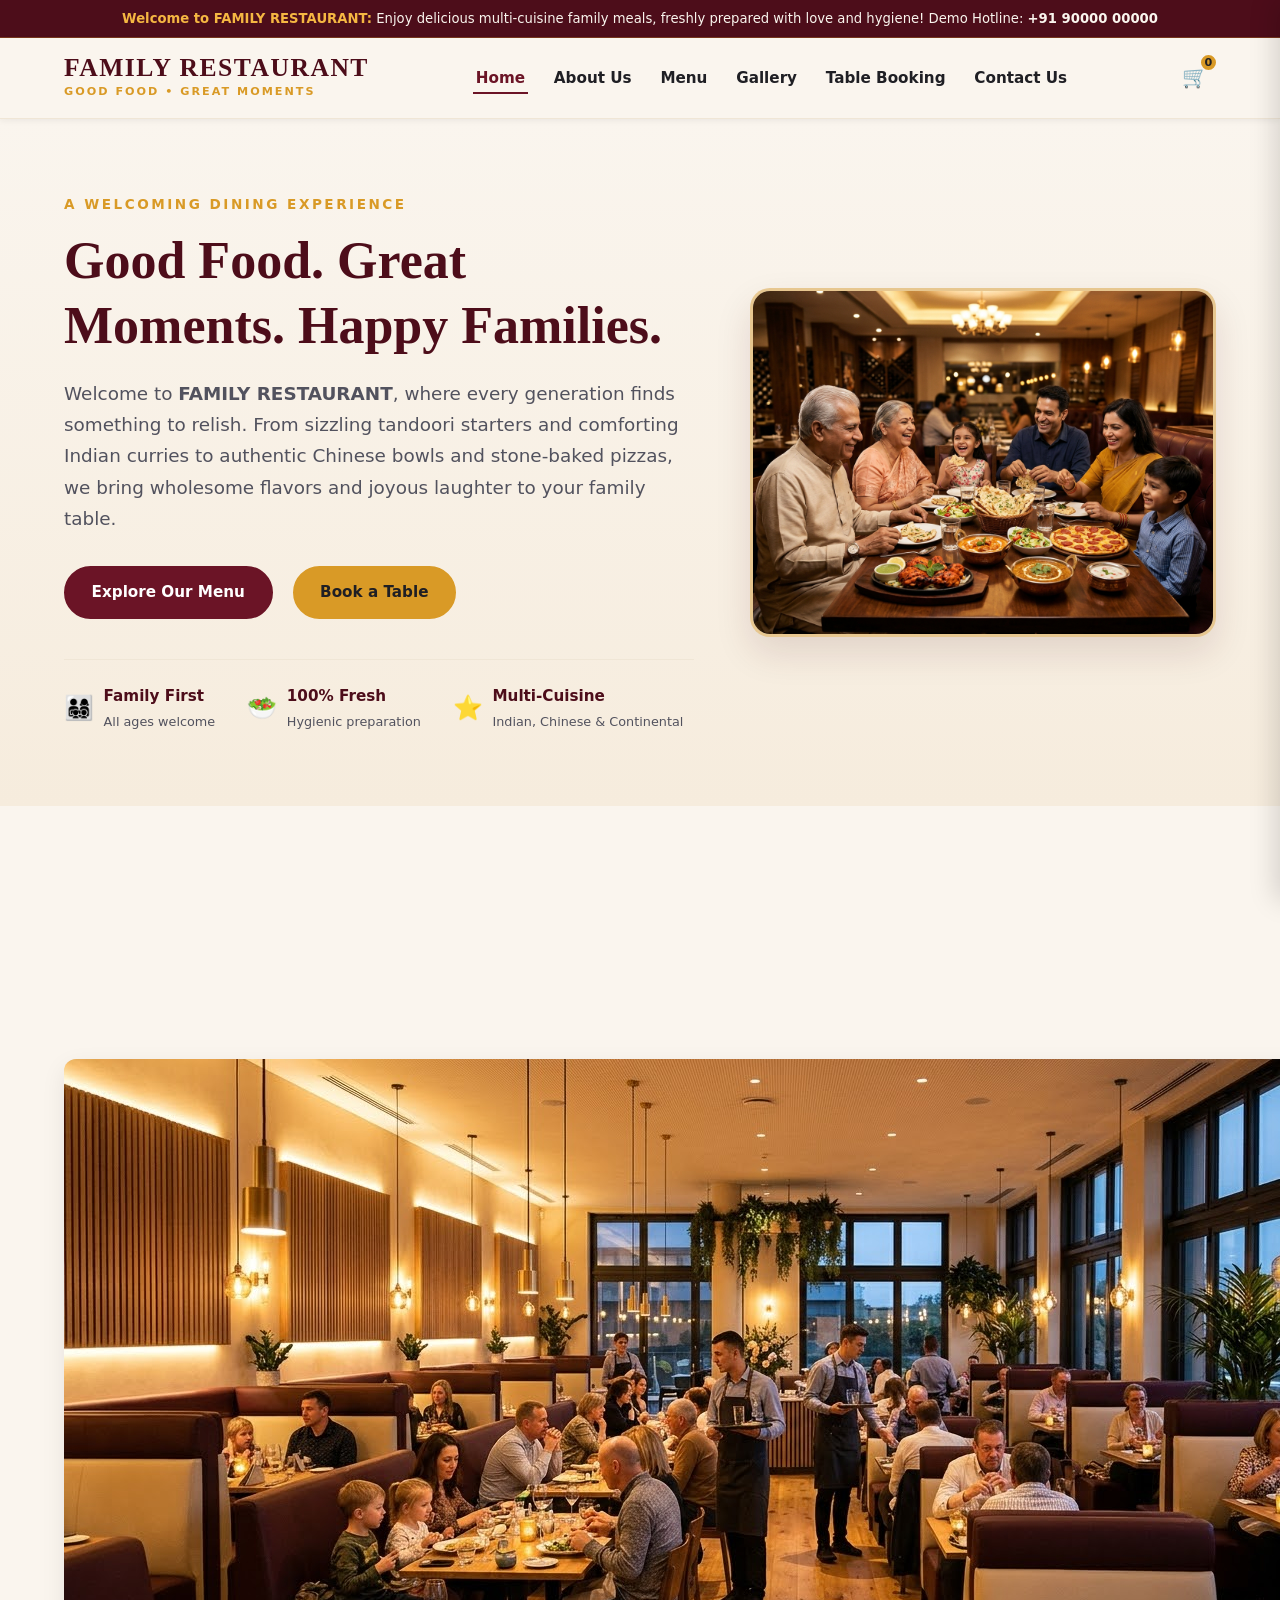
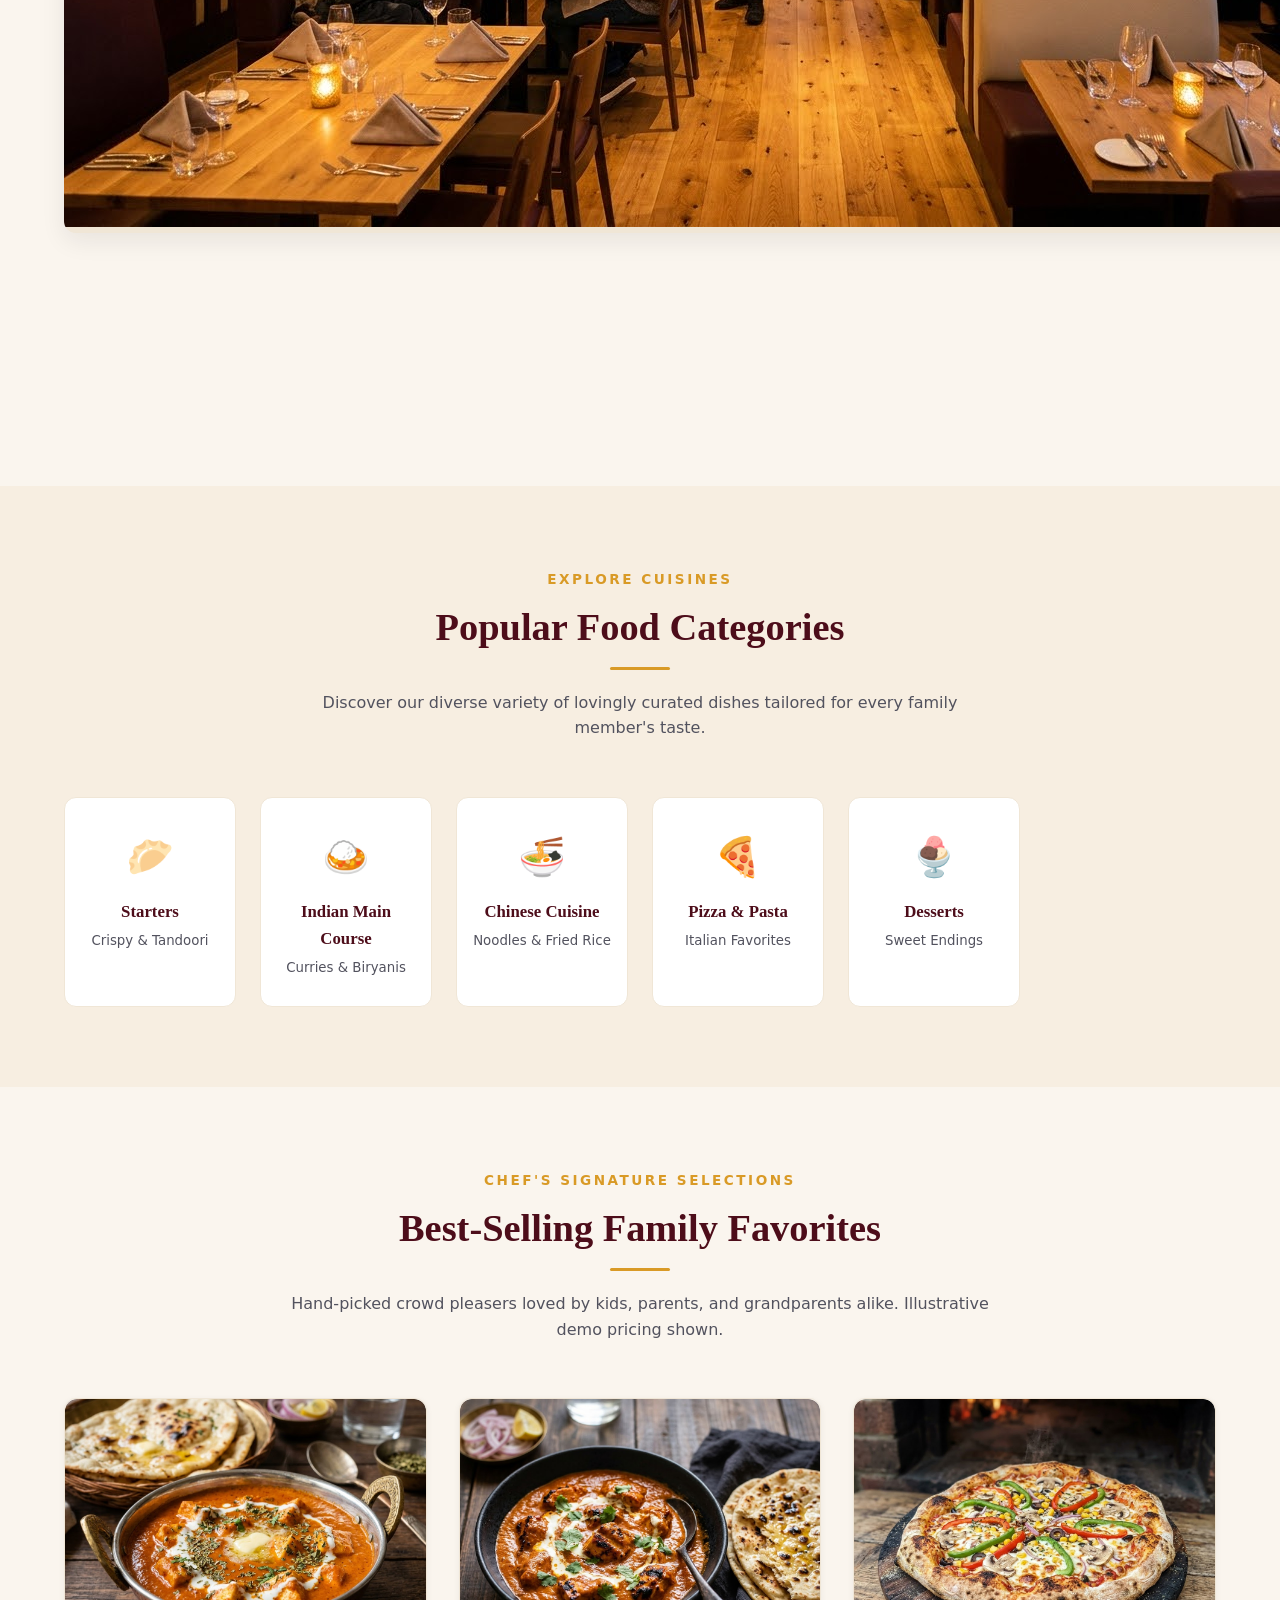
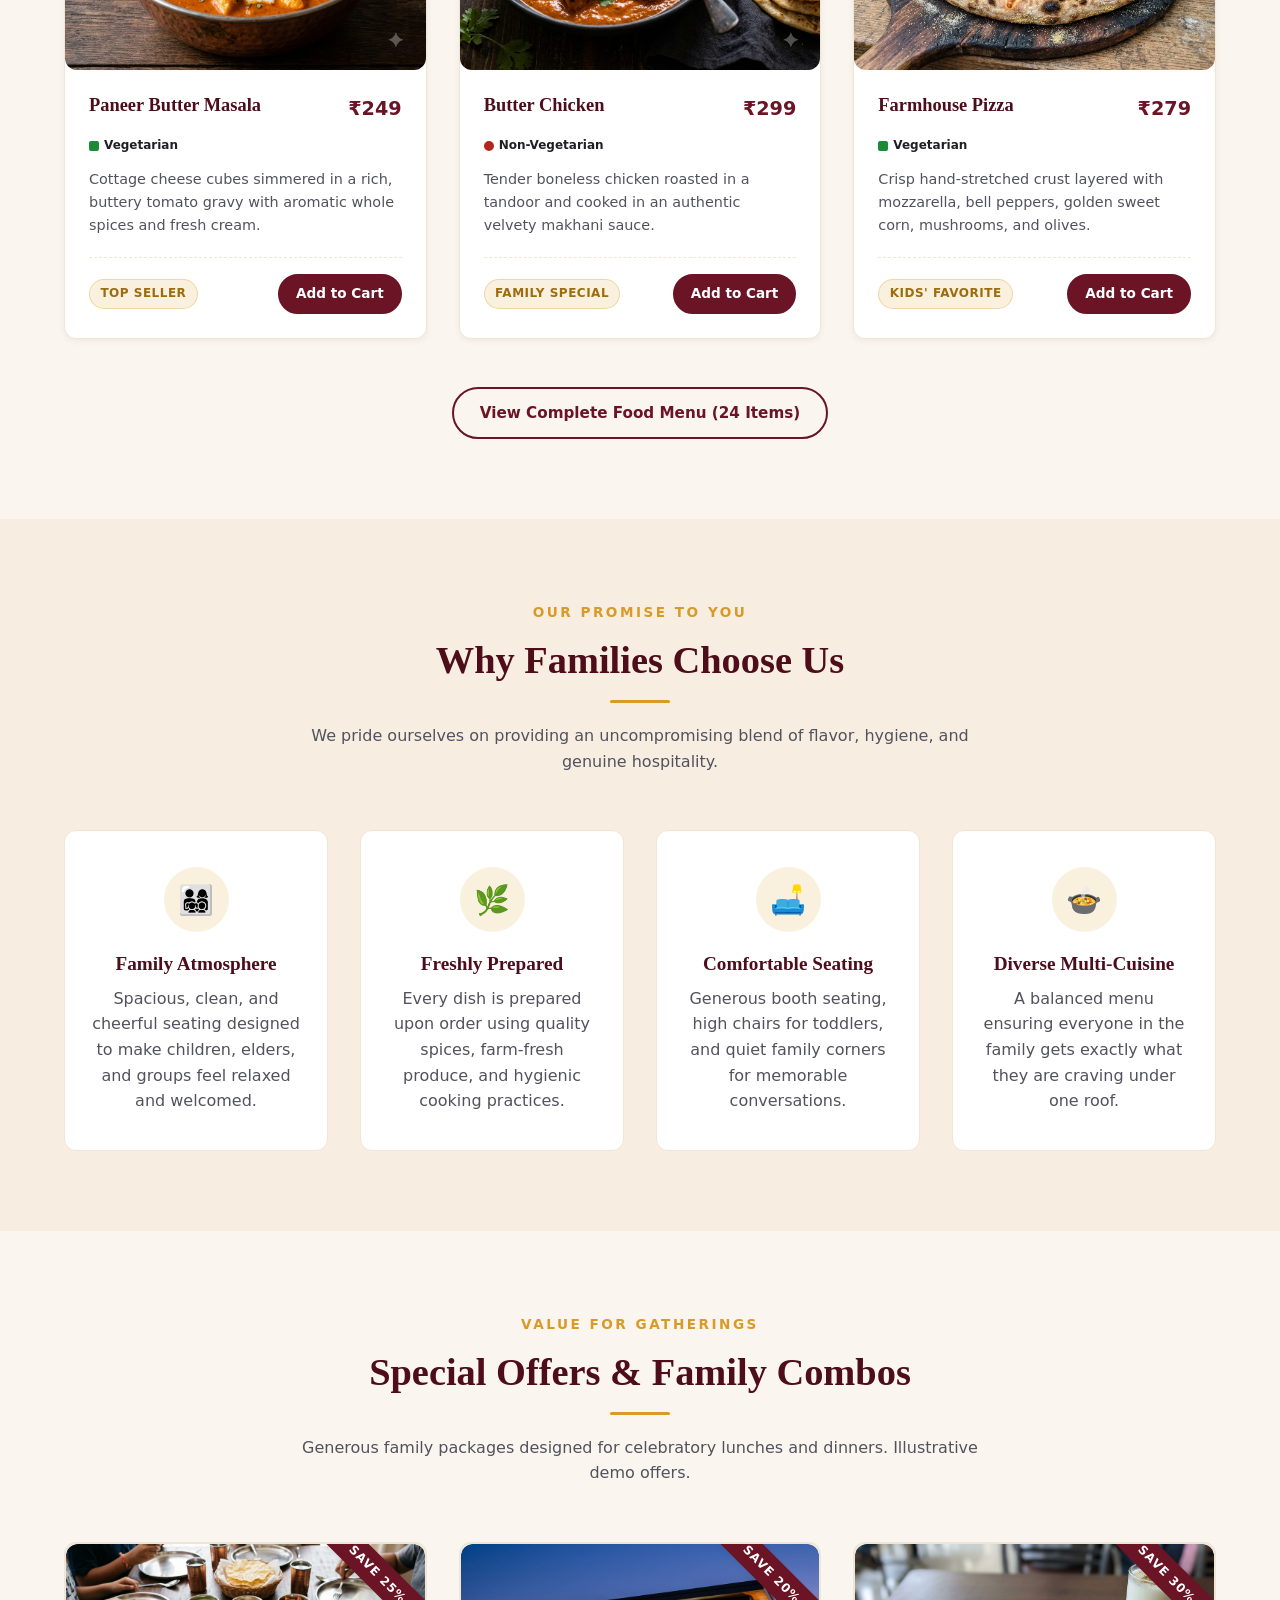
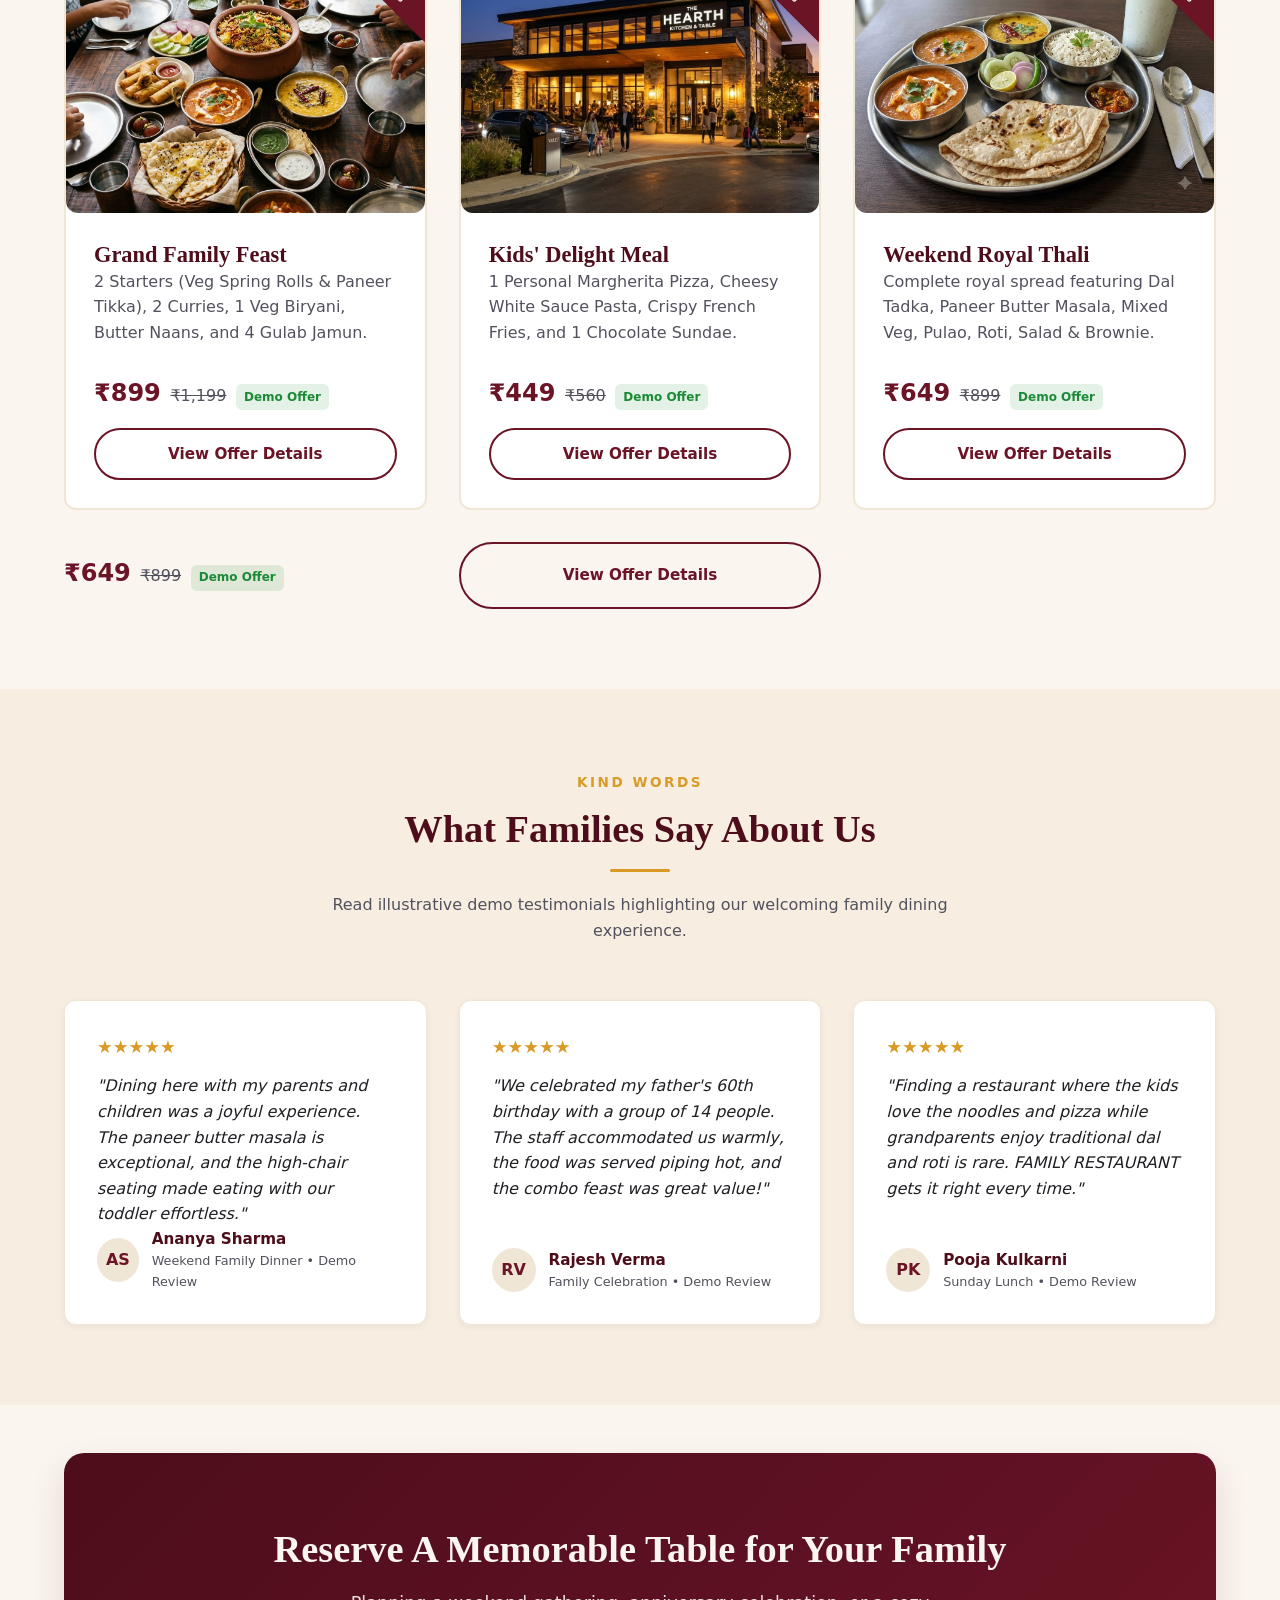
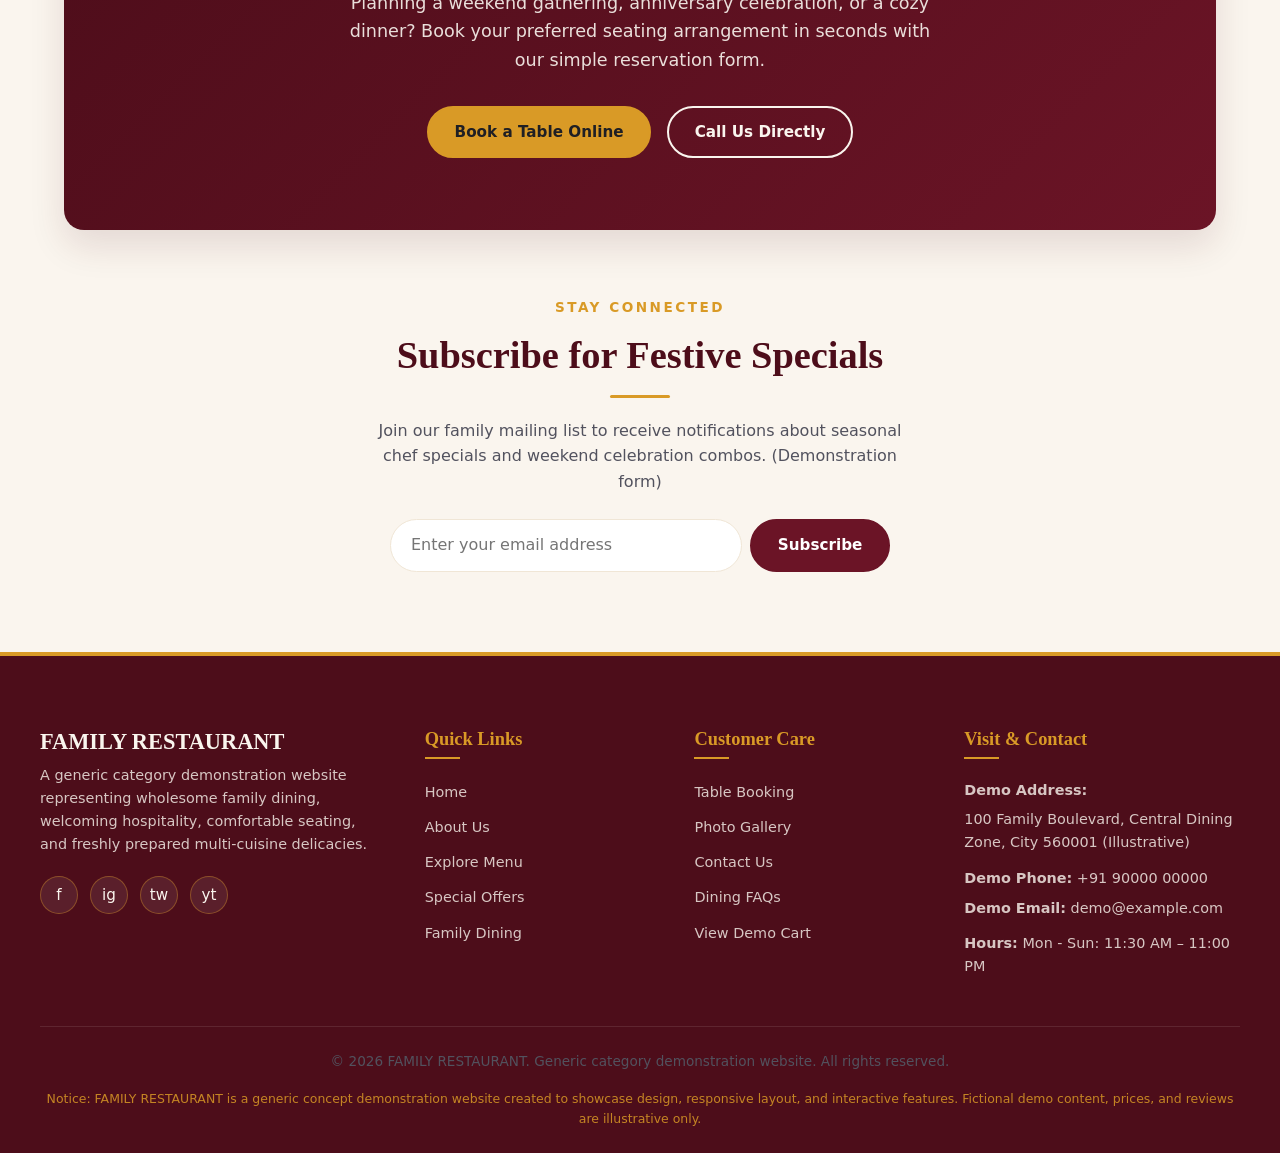
<file: index.html>
<!DOCTYPE html>
<html lang="en">
<head>
  <meta charset="UTF-8">
  <meta name="viewport" content="width=device-width, initial-scale=1.0">
  <meta name="description" content="FAMILY RESTAURANT - Good Food. Great Moments. Happy Families. Enjoy premium multi-cuisine dining, warm hospitality, and a welcoming atmosphere for all generations.">
  <title>FAMILY RESTAURANT - Good Food. Great Moments. Happy Families.</title>
  <link rel="stylesheet" href="css/style.css">
</head>
<body>

  <!-- Top Announcement Bar -->
  <aside class="announcement-bar" aria-label="Announcement">
    <span>Welcome to FAMILY RESTAURANT:</span> Enjoy delicious multi-cuisine family meals, freshly prepared with love and hygiene! Demo Hotline: <strong>+91 90000 00000</strong>
  </aside>

  <!-- Global Header -->
  <header class="site-header" role="banner">
    <div class="container nav-container">
      <a href="index.html" class="logo-link" aria-label="FAMILY RESTAURANT Home">
        <span class="site-logo">FAMILY RESTAURANT</span>
        <span class="site-logo-tagline">Good Food • Great Moments</span>
      </a>

      <!-- Desktop & Mobile Navigation Menu -->
      <nav aria-label="Main Navigation">
        <ul class="nav-menu" id="primaryNav">
          <li><a href="index.html" class="nav-link">Home</a></li>
          <li><a href="about.html" class="nav-link">About Us</a></li>
          <li><a href="menu.html" class="nav-link">Menu</a></li>
     
          <li><a href="gallery.html" class="nav-link">Gallery</a></li>
          <li><a href="booking.html" class="nav-link">Table Booking</a></li>
          <li><a href="contact.html" class="nav-link">Contact Us</a></li>
        </ul>
      </nav>

      <!-- Cart Action & Hamburger -->
      <div class="nav-actions">
        <button class="cart-icon-btn cart-toggle-trigger" aria-label="View demo shopping cart" title="View Demo Cart">
          🛒
          <span class="cart-counter">0</span>
        </button>
        <button class="mobile-toggle" aria-controls="primaryNav" aria-expanded="false" aria-label="Toggle navigation menu">
          <span></span>
          <span></span>
          <span></span>
        </button>
      </div>
    </div>
  </header>

  <!-- Main Content Area -->
  <main id="mainContent">

    <!-- Hero Section -->
    <section class="hero-section" aria-labelledby="heroHeading">
      <div class="container hero-grid">
        <div class="hero-content">
          <span class="section-subtitle">A Welcoming Dining Experience</span>
          <h1 id="heroHeading">Good Food. Great Moments. Happy Families.</h1>
          <p class="hero-lead">
            Welcome to <strong>FAMILY RESTAURANT</strong>, where every generation finds something to relish. From sizzling tandoori starters and comforting Indian curries to authentic Chinese bowls and stone-baked pizzas, we bring wholesome flavors and joyous laughter to your family table.
          </p>
          <div class="hero-actions">
            <a href="menu.html" class="btn btn-primary">Explore Our Menu</a>
            <a href="booking.html" class="btn btn-accent">Book a Table</a>
          </div>
          <div class="hero-highlights">
            <div class="highlight-item">
              <span class="highlight-icon">👨‍👩‍👧‍👦</span>
              <div class="highlight-text">
                <strong>Family First</strong>
                <span>All ages welcome</span>
              </div>
            </div>
            <div class="highlight-item">
              <span class="highlight-icon">🥗</span>
              <div class="highlight-text">
                <strong>100% Fresh</strong>
                <span>Hygienic preparation</span>
              </div>
            </div>
            <div class="highlight-item">
              <span class="highlight-icon">⭐</span>
              <div class="highlight-text">
                <strong>Multi-Cuisine</strong>
                <span>Indian, Chinese & Continental</span>
              </div>
            </div>
          </div>
        </div>

        <div class="hero-visual">
          <div class="img-container hero-img-wrap">
            <img src="assets/images/hero-family-dining.jpg" alt="Happy family dining together at Family Restaurant" loading="eager">
          </div>
        </div>
      </div>
    </section>

    <!-- Introduction Section -->
    <section class="section-padding" aria-labelledby="introHeading">
      <div class="container">
        <div class="split-section">
          <div>
            <div class="img-container wide-img-wrap">
              <img src="assets/images/interior-ambiance.jpg" alt="Warm and inviting restaurant interior ambiance" loading="lazy">
            </div>
          </div>
          <div>
            <span class="section-subtitle">Comfort & Hospitality</span>
            <h2 id="introHeading" class="section-title">Where Every Meal Feels Like a Celebration</h2>
            <p>
              At <strong>FAMILY RESTAURANT</strong>, we believe food tastes best when shared with those you love. Our spacious dining halls are intentionally designed to comfortably seat large family gatherings, casual weekend lunches, anniversary celebrations, and joyful children's birthday parties.
            </p>
            <p>
              Our culinary philosophy unites traditional recipe heritage with contemporary hygiene and top-tier ingredients. Whether grandparents desire light and fragrant Dal Tadka or kids eagerly ask for creamy pasta and cheesy pizzas, our multi-cuisine kitchen caters to every palate with care.
            </p>
            <div style="margin-top: 1.5rem;">
              <a href="about.html" class="btn btn-outline">Read Our Story</a>
            </div>
          </div>
        </div>
      </div>
    </section>

    <!-- Popular Food Categories -->
    <section class="section-padding section-bg-light" aria-labelledby="categoriesHeading">
      <div class="container">
        <div class="section-header">
          <span class="section-subtitle">Explore Cuisines</span>
          <h2 id="categoriesHeading" class="section-title">Popular Food Categories</h2>
          <div class="section-divider"></div>
          <p>Discover our diverse variety of lovingly curated dishes tailored for every family member's taste.</p>
        </div>

        <div class="categories-grid">
          <a href="menu.html?category=starters" class="category-card">
            <span class="category-icon">🥟</span>
            <span class="category-title">Starters</span>
            <small style="color: var(--color-dark-muted); margin-top: 4px;">Crispy & Tandoori</small>
          </a>
          <a href="menu.html?category=indian" class="category-card">
            <span class="category-icon">🍛</span>
            <span class="category-title">Indian Main Course</span>
            <small style="color: var(--color-dark-muted); margin-top: 4px;">Curries & Biryanis</small>
          </a>
          <a href="menu.html?category=chinese" class="category-card">
            <span class="category-icon">🍜</span>
            <span class="category-title">Chinese Cuisine</span>
            <small style="color: var(--color-dark-muted); margin-top: 4px;">Noodles & Fried Rice</small>
          </a>
          <a href="menu.html?category=pizza-pasta" class="category-card">
            <span class="category-icon">🍕</span>
            <span class="category-title">Pizza & Pasta</span>
            <small style="color: var(--color-dark-muted); margin-top: 4px;">Italian Favorites</small>
          </a>
          <a href="menu.html?category=desserts" class="category-card">
            <span class="category-icon">🍨</span>
            <span class="category-title">Desserts</span>
            <small style="color: var(--color-dark-muted); margin-top: 4px;">Sweet Endings</small>
          </a>
         
        </div>
      </div>
    </section>

    <!-- Best-Selling Dishes Showcase -->
    <section class="section-padding" aria-labelledby="bestSellersHeading">
      <div class="container">
        <div class="section-header">
          <span class="section-subtitle">Chef's Signature Selections</span>
          <h2 id="bestSellersHeading" class="section-title">Best-Selling Family Favorites</h2>
          <div class="section-divider"></div>
          <p>Hand-picked crowd pleasers loved by kids, parents, and grandparents alike. Illustrative demo pricing shown.</p>
        </div>

        <div class="menu-grid">
          <!-- Dish 1: Paneer Butter Masala -->
          <article class="menu-card">
            <div class="img-container card-img-wrap">
              <img src="assets/images/main-paneer-butter-masala.jpg" alt="Rich Paneer Butter Masala Curry" loading="lazy">
            </div>
            <div class="menu-card-body">
              <div class="menu-card-header">
                <h3 class="menu-item-name">Paneer Butter Masala</h3>
                <span class="menu-item-price">₹249</span>
              </div>
              <div style="margin-bottom: 0.6rem;">
                <span class="badge-veg">Vegetarian</span>
              </div>
              <p class="menu-card-desc">Cottage cheese cubes simmered in a rich, buttery tomato gravy with aromatic whole spices and fresh cream.</p>
              <div class="menu-card-footer">
                <span class="badge badge-gold">Top Seller</span>
                <button class="btn btn-primary btn-sm add-to-cart-btn" data-id="pbm-1" data-name="Paneer Butter Masala" data-price="249">Add to Cart</button>
              </div>
            </div>
          </article>

          <!-- Dish 2: Butter Chicken -->
          <article class="menu-card">
            <div class="img-container card-img-wrap">
              <img src="assets/images/main-butter-chicken.jpg" alt="Delicious Butter Chicken Makhani" loading="lazy">
            </div>
            <div class="menu-card-body">
              <div class="menu-card-header">
                <h3 class="menu-item-name">Butter Chicken</h3>
                <span class="menu-item-price">₹299</span>
              </div>
              <div style="margin-bottom: 0.6rem;">
                <span class="badge-nonveg">Non-Vegetarian</span>
              </div>
              <p class="menu-card-desc">Tender boneless chicken roasted in a tandoor and cooked in an authentic velvety makhani sauce.</p>
              <div class="menu-card-footer">
                <span class="badge badge-gold">Family Special</span>
                <button class="btn btn-primary btn-sm add-to-cart-btn" data-id="bc-1" data-name="Butter Chicken" data-price="299">Add to Cart</button>
              </div>
            </div>
          </article>

          <!-- Dish 3: Farmhouse Pizza -->
          <article class="menu-card">
            <div class="img-container card-img-wrap">
              <img src="assets/images/pizza-farmhouse.jpg" alt="Fresh Farmhouse Pizza" loading="lazy">
            </div>
            <div class="menu-card-body">
              <div class="menu-card-header">
                <h3 class="menu-item-name">Farmhouse Pizza</h3>
                <span class="menu-item-price">₹279</span>
              </div>
              <div style="margin-bottom: 0.6rem;">
                <span class="badge-veg">Vegetarian</span>
              </div>
              <p class="menu-card-desc">Crisp hand-stretched crust layered with mozzarella, bell peppers, golden sweet corn, mushrooms, and olives.</p>
              <div class="menu-card-footer">
                <span class="badge badge-gold">Kids' Favorite</span>
                <button class="btn btn-primary btn-sm add-to-cart-btn" data-id="fp-1" data-name="Farmhouse Pizza" data-price="279">Add to Cart</button>
              </div>
            </div>
          </article>

          <!-- Dish 4: Hakka Noodles -->
          <!-- <article class="menu-card">
            <div class="img-container card-img-wrap">
              <img src="assets/images/chinese-hakka-noodles.jpg" alt="Savory Hakka Noodles" loading="lazy">
            </div>
            <div class="menu-card-body">
              <div class="menu-card-header">
                <h3 class="menu-item-name">Hakka Noodles</h3>
                <span class="menu-item-price">₹179</span>
              </div>
              <div style="margin-bottom: 0.6rem;">
                <span class="badge-veg">Vegetarian</span>
              </div>
              <p class="menu-card-desc">Wok-tossed noodles with shredded cabbage, crunchy carrots, scallions, and light savory soy seasoning.</p>
              <div class="menu-card-footer">
                <span class="badge badge-gold">Popular</span>
                <button class="btn btn-primary btn-sm add-to-cart-btn" data-id="hn-1" data-name="Hakka Noodles" data-price="179">Add to Cart</button>
              </div>
            </div>
          </article> -->
        </div>

        <div class="text-center" style="margin-top: 3rem;">
          <a href="menu.html" class="btn btn-outline">View Complete Food Menu (24 Items)</a>
        </div>
      </div>
    </section>

    <!-- Why Choose Us -->
    <section class="section-padding section-bg-light" aria-labelledby="whyChooseHeading">
      <div class="container">
        <div class="section-header">
          <span class="section-subtitle">Our Promise To You</span>
          <h2 id="whyChooseHeading" class="section-title">Why Families Choose Us</h2>
          <div class="section-divider"></div>
          <p>We pride ourselves on providing an uncompromising blend of flavor, hygiene, and genuine hospitality.</p>
        </div>

        <div class="features-grid">
          <div class="feature-box">
            <div class="feature-icon-circle">👨‍👩‍👧‍👦</div>
            <h3 class="feature-title">Family Atmosphere</h3>
            <p>Spacious, clean, and cheerful seating designed to make children, elders, and groups feel relaxed and welcomed.</p>
          </div>

          <div class="feature-box">
            <div class="feature-icon-circle">🌿</div>
            <h3 class="feature-title">Freshly Prepared</h3>
            <p>Every dish is prepared upon order using quality spices, farm-fresh produce, and hygienic cooking practices.</p>
          </div>

          <div class="feature-box">
            <div class="feature-icon-circle">🛋️</div>
            <h3 class="feature-title">Comfortable Seating</h3>
            <p>Generous booth seating, high chairs for toddlers, and quiet family corners for memorable conversations.</p>
          </div>

          <div class="feature-box">
            <div class="feature-icon-circle">🍲</div>
            <h3 class="feature-title">Diverse Multi-Cuisine</h3>
            <p>A balanced menu ensuring everyone in the family gets exactly what they are craving under one roof.</p>
          </div>

         
      </div>
    </section>

    <!-- Special Offers & Combos Preview -->
    <section class="section-padding" aria-labelledby="offersHeading">
      <div class="container">
        <div class="section-header">
          <span class="section-subtitle">Value For Gatherings</span>
          <h2 id="offersHeading" class="section-title">Special Offers & Family Combos</h2>
          <div class="section-divider"></div>
          <p>Generous family packages designed for celebratory lunches and dinners. Illustrative demo offers.</p>
        </div>

        <div class="offers-grid">
          <article class="offer-card">
            <div class="offer-ribbon">Save 25%</div>
            <div class="img-container card-img-wrap">
              <img src="assets/images/offer-family-feast.jpg" alt="Grand Family Feast Combo Spread" loading="lazy">
            </div>
            <div class="offer-body">
              <h3>Grand Family Feast</h3>
              <p>2 Starters (Veg Spring Rolls & Paneer Tikka), 2 Curries, 1 Veg Biryani, Butter Naans, and 4 Gulab Jamun.</p>
              <div class="offer-price-tag">
                <span class="offer-current-price">₹899</span>
                <span class="offer-original-price">₹1,199</span>
                <span class="offer-save-badge">Demo Offer</span>
              </div>
              <a href="offers.html" class="btn btn-outline btn-block">View Offer Details</a>
            </div>
          </article>

          <article class="offer-card">
            <div class="offer-ribbon">Save 20%</div>
            <div class="img-container card-img-wrap">
              <img src="assets/images/kids-dining-fun.jpg" alt="Kids Delight Meal Box" loading="lazy">
            </div>
            <div class="offer-body">
              <h3>Kids' Delight Meal</h3>
              <p>1 Personal Margherita Pizza, Cheesy White Sauce Pasta, Crispy French Fries, and 1 Chocolate Sundae.</p>
              <div class="offer-price-tag">
                <span class="offer-current-price">₹449</span>
                <span class="offer-original-price">₹560</span>
                <span class="offer-save-badge">Demo Offer</span>
              </div>
              <a href="offers.html" class="btn btn-outline btn-block">View Offer Details</a>
            </div>
          </article>

          <article class="offer-card">
            <div class="offer-ribbon">Save 30%</div>
            <div class="img-container card-img-wrap">
              <img src="assets/images/offer-lunch-platter.jpg" alt="Weekend Royal Thali Platter" loading="lazy">
            </div>
            <div class="offer-body">
              <h3>Weekend Royal Thali</h3>
              <p>Complete royal spread featuring Dal Tadka, Paneer Butter Masala, Mixed Veg, Pulao, Roti, Salad & Brownie.</p>
              <div class="offer-price-tag">
                <span class="offer-current-price">₹649</span>
                <span class="offer-original-price">₹899</span>
                <span class="offer-save-badge">Demo Offer</span>
              </div>
              <a href="offers.html" class="btn btn-outline btn-block">View Offer Details</a>
            </div>
          </article>
              <div class="offer-price-tag">
                <span class="offer-current-price">₹649</span>
                <span class="offer-original-price">₹899</span>
                <span class="offer-save-badge">Demo Offer</span>
              </div>
              <a href="offers.html" class="btn btn-outline btn-block">View Offer Details</a>
            </div>
          </article>
        </div>
      </div>
    </section>

    <!-- Customer Feedback (Fictional Demo Reviews) -->
    <section class="section-padding section-bg-light" aria-labelledby="reviewsHeading">
      <div class="container">
        <div class="section-header">
          <span class="section-subtitle">Kind Words</span>
          <h2 id="reviewsHeading" class="section-title">What Families Say About Us</h2>
          <div class="section-divider"></div>
          <p>Read illustrative demo testimonials highlighting our welcoming family dining experience.</p>
        </div>

        <div class="reviews-grid">
          <div class="review-card">
            <div>
              <div class="review-stars" aria-label="5 stars rating">★★★★★</div>
              <p class="review-text">"Dining here with my parents and children was a joyful experience. The paneer butter masala is exceptional, and the high-chair seating made eating with our toddler effortless."</p>
            </div>
            <div class="review-author">
              <div class="review-avatar">AS</div>
              <div>
                <div class="review-author-name">Ananya Sharma</div>
                <div class="review-author-info">Weekend Family Dinner • Demo Review</div>
              </div>
            </div>
          </div>

          <div class="review-card">
            <div>
              <div class="review-stars" aria-label="5 stars rating">★★★★★</div>
              <p class="review-text">"We celebrated my father's 60th birthday with a group of 14 people. The staff accommodated us warmly, the food was served piping hot, and the combo feast was great value!"</p>
            </div>
            <div class="review-author">
              <div class="review-avatar">RV</div>
              <div>
                <div class="review-author-name">Rajesh Verma</div>
                <div class="review-author-info">Family Celebration • Demo Review</div>
              </div>
            </div>
          </div>

          <div class="review-card">
            <div>
              <div class="review-stars" aria-label="5 stars rating">★★★★★</div>
              <p class="review-text">"Finding a restaurant where the kids love the noodles and pizza while grandparents enjoy traditional dal and roti is rare. FAMILY RESTAURANT gets it right every time."</p>
            </div>
            <div class="review-author">
              <div class="review-avatar">PK</div>
              <div>
                <div class="review-author-name">Pooja Kulkarni</div>
                <div class="review-author-info">Sunday Lunch • Demo Review</div>
              </div>
            </div>
          </div>
        </div>
      </div>
    </section>

    <!-- Table Reservation Call-To-Action Banner -->
    <section class="container" aria-label="Table Reservation Call to Action">
      <div class="cta-banner">
        <h2>Reserve A Memorable Table for Your Family</h2>
        <p>Planning a weekend gathering, anniversary celebration, or a cozy dinner? Book your preferred seating arrangement in seconds with our simple reservation form.</p>
        <div style="display: flex; justify-content: center; gap: 1rem; flex-wrap: wrap;">
          <a href="booking.html" class="btn btn-accent">Book a Table Online</a>
          <a href="contact.html" class="btn btn-outline-light">Call Us Directly</a>
        </div>
      </div>
    </section>

    <!-- Newsletter Demonstration Section -->
    <section class="section-padding" style="padding-top: 1rem;" aria-labelledby="newsletterHeading">
      <div class="container text-center">
        <span class="section-subtitle">Stay Connected</span>
        <h2 id="newsletterHeading" class="section-title">Subscribe for Festive Specials</h2>
        <div class="section-divider"></div>
        <p style="max-width: 550px; margin: 0 auto;">Join our family mailing list to receive notifications about seasonal chef specials and weekend celebration combos. (Demonstration form)</p>
        <form class="newsletter-form" aria-label="Newsletter Subscription Form">
          <input type="email" class="newsletter-input" placeholder="Enter your email address" required aria-label="Email Address">
          <button type="submit" class="btn btn-primary">Subscribe</button>
        </form>
      </div>
    </section>

  </main>

  <!-- Slide-over Demo Cart Drawer -->
  <div class="cart-drawer-overlay" id="cartOverlay"></div>
  <aside class="cart-drawer" id="cartDrawer" aria-label="Demo Shopping Cart">
    <div class="cart-drawer-header">
      <h3>Your Demo Order</h3>
      <button class="cart-close-btn" id="cartCloseBtn" aria-label="Close cart">&times;</button>
    </div>
    <div class="cart-items-list" id="cartItemsContainer">
      <!-- Populated via JavaScript -->
    </div>
    <div class="cart-drawer-footer">
      <div class="cart-total-row">
        <span>Subtotal:</span>
        <span id="cartSubtotal">₹0</span>
      </div>
      <div class="cart-total-row" style="font-size: 1.3rem;">
        <span>Total (Demo):</span>
        <span id="cartTotal" style="color: var(--color-primary);">₹0</span>
      </div>
      <p style="font-size: 0.75rem; color: var(--color-dark-muted); margin-bottom: 1rem;">
        * This is an illustrative frontend demo. No real payment or delivery is handled.
      </p>
      <div style="display: flex; gap: 0.5rem;">
        <button class="btn btn-outline btn-sm" id="clearCartBtn" style="flex: 1;">Clear</button>
        <button class="btn btn-accent btn-sm" id="checkoutBtn" style="flex: 2;">Demo Checkout</button>
      </div>
    </div>
  </aside>

  <!-- Scroll to Top Button -->
  <button class="scroll-top-btn" id="scrollTopBtn" aria-label="Scroll back to top of page" title="Scroll to top">↑</button>

  <!-- Global Footer -->
  <footer class="site-footer" role="contentinfo">
    <div class="container footer-top">
      <div class="footer-grid">
        <!-- Col 1: Brand & Bio -->
        <div class="footer-col">
          <h3 style="font-family: var(--font-heading); font-size: 1.4rem; color: var(--color-cream); margin-bottom: 0.5rem;">FAMILY RESTAURANT</h3>
          <p style="margin-bottom: 1rem;">
            A generic category demonstration website representing wholesome family dining, welcoming hospitality, comfortable seating, and freshly prepared multi-cuisine delicacies.
          </p>
          <div class="footer-social-links">
            <a href="#" class="social-icon-btn" aria-label="Facebook (Demo placeholder)">f</a>
            <a href="#" class="social-icon-btn" aria-label="Instagram (Demo placeholder)">ig</a>
            <a href="#" class="social-icon-btn" aria-label="Twitter (Demo placeholder)">tw</a>
            <a href="#" class="social-icon-btn" aria-label="YouTube (Demo placeholder)">yt</a>
          </div>
        </div>

        <!-- Col 2: Navigation Links -->
        <div class="footer-col">
          <h4>Quick Links</h4>
          <ul class="footer-links">
            <li><a href="index.html">Home</a></li>
            <li><a href="about.html">About Us</a></li>
            <li><a href="menu.html">Explore Menu</a></li>
            <li><a href="offers.html">Special Offers</a></li>
            <li><a href="family-dining.html">Family Dining</a></li>
          </ul>
        </div>

        <!-- Col 3: Customer Care -->
        <div class="footer-col">
          <h4>Customer Care</h4>
          <ul class="footer-links">
            <li><a href="booking.html">Table Booking</a></li>
            <li><a href="gallery.html">Photo Gallery</a></li>
            <li><a href="contact.html">Contact Us</a></li>
            <li><a href="contact.html#faq">Dining FAQs</a></li>
            <li><a href="#" class="cart-toggle-trigger">View Demo Cart</a></li>
          </ul>
        </div>

        <!-- Col 4: Contact & Hours -->
        <div class="footer-col">
          <h4>Visit & Contact</h4>
          <p style="margin-bottom: 0.4rem;"><strong>Demo Address:</strong></p>
          <p style="margin-bottom: 0.8rem;">100 Family Boulevard, Central Dining Zone, City 560001 (Illustrative)</p>
          <p style="margin-bottom: 0.4rem;"><strong>Demo Phone:</strong> +91 90000 00000</p>
          <p style="margin-bottom: 0.8rem;"><strong>Demo Email:</strong> demo@example.com</p>
          <p><strong>Hours:</strong> Mon - Sun: 11:30 AM – 11:00 PM</p>
        </div>
      </div>
    </div>

    <div class="container footer-bottom">
      <p>&copy; 2026 FAMILY RESTAURANT. Generic category demonstration website. All rights reserved.</p>
      <p class="footer-disclaimer">
        Notice: FAMILY RESTAURANT is a generic concept demonstration website created to showcase design, responsive layout, and interactive features. Fictional demo content, prices, and reviews are illustrative only.
      </p>
    </div>
  </footer>

  <script src="js/script.js"></script>
</body>
</html>
</file>
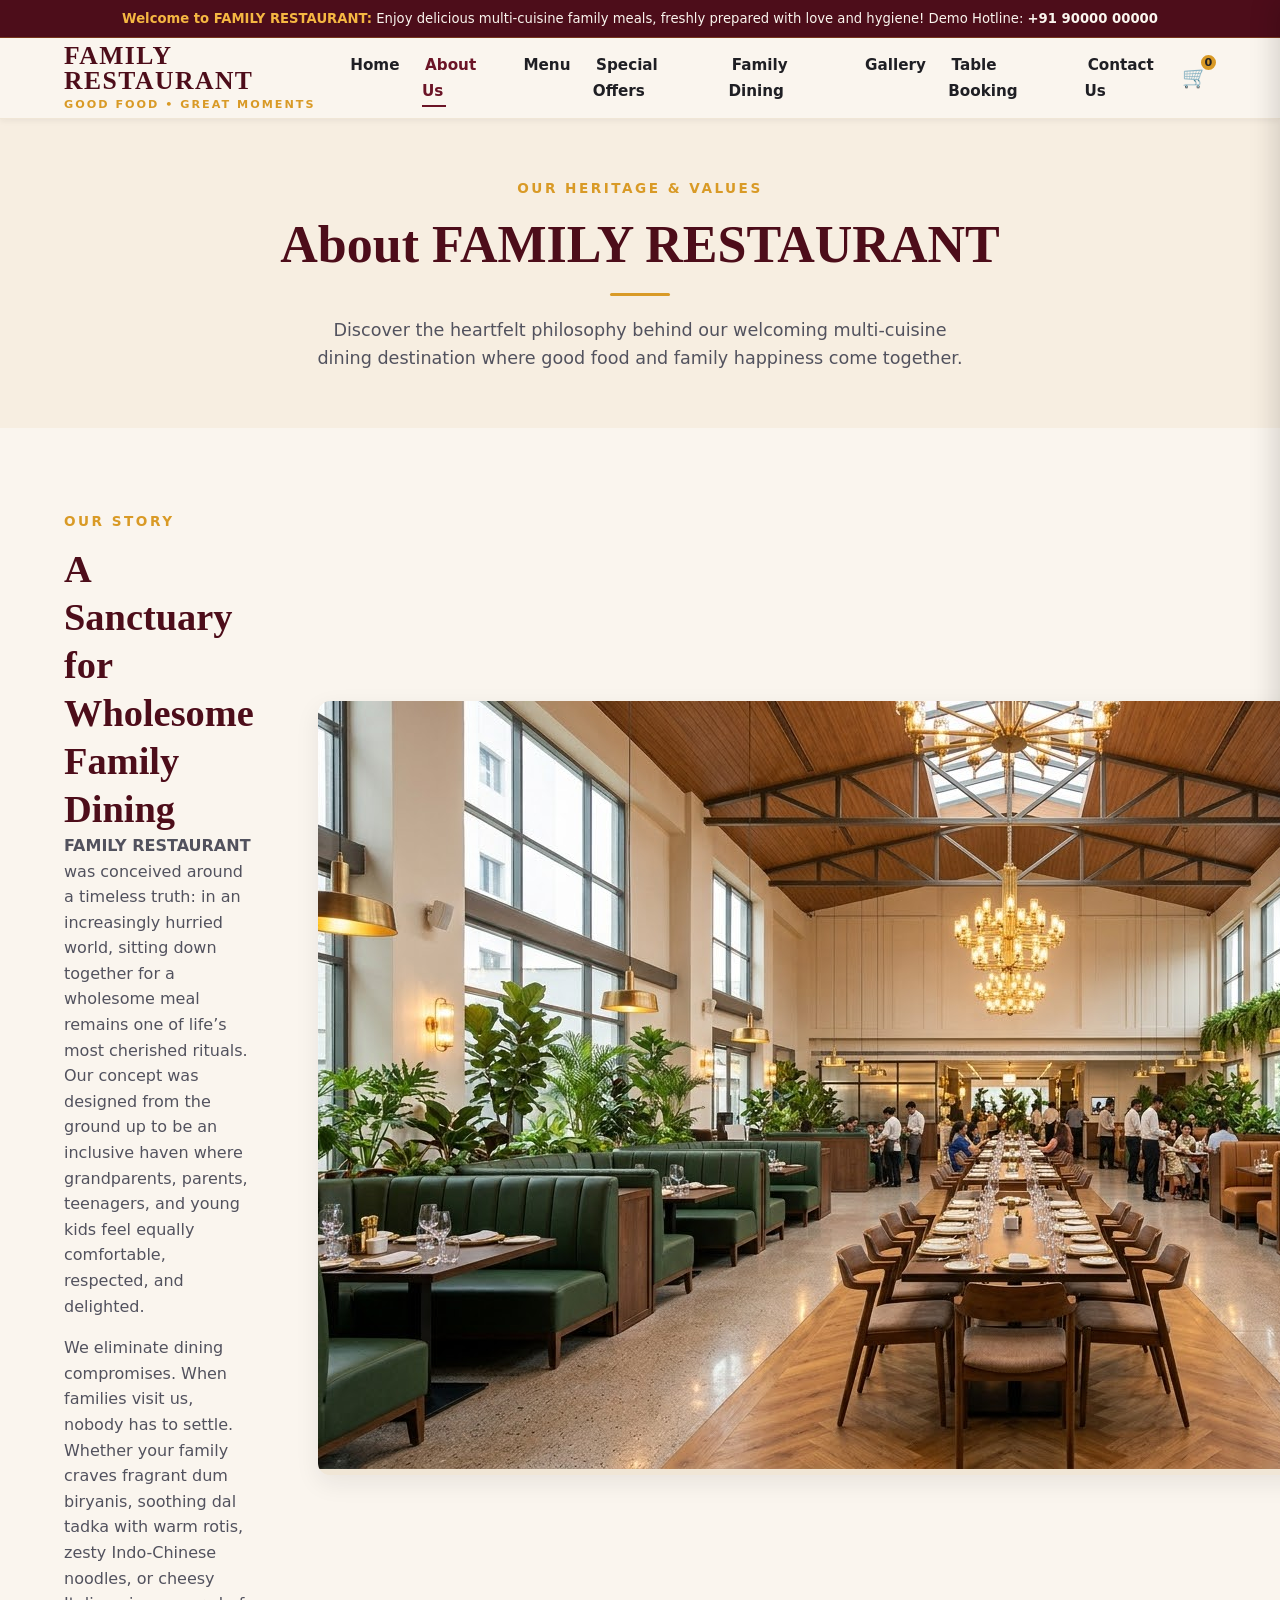
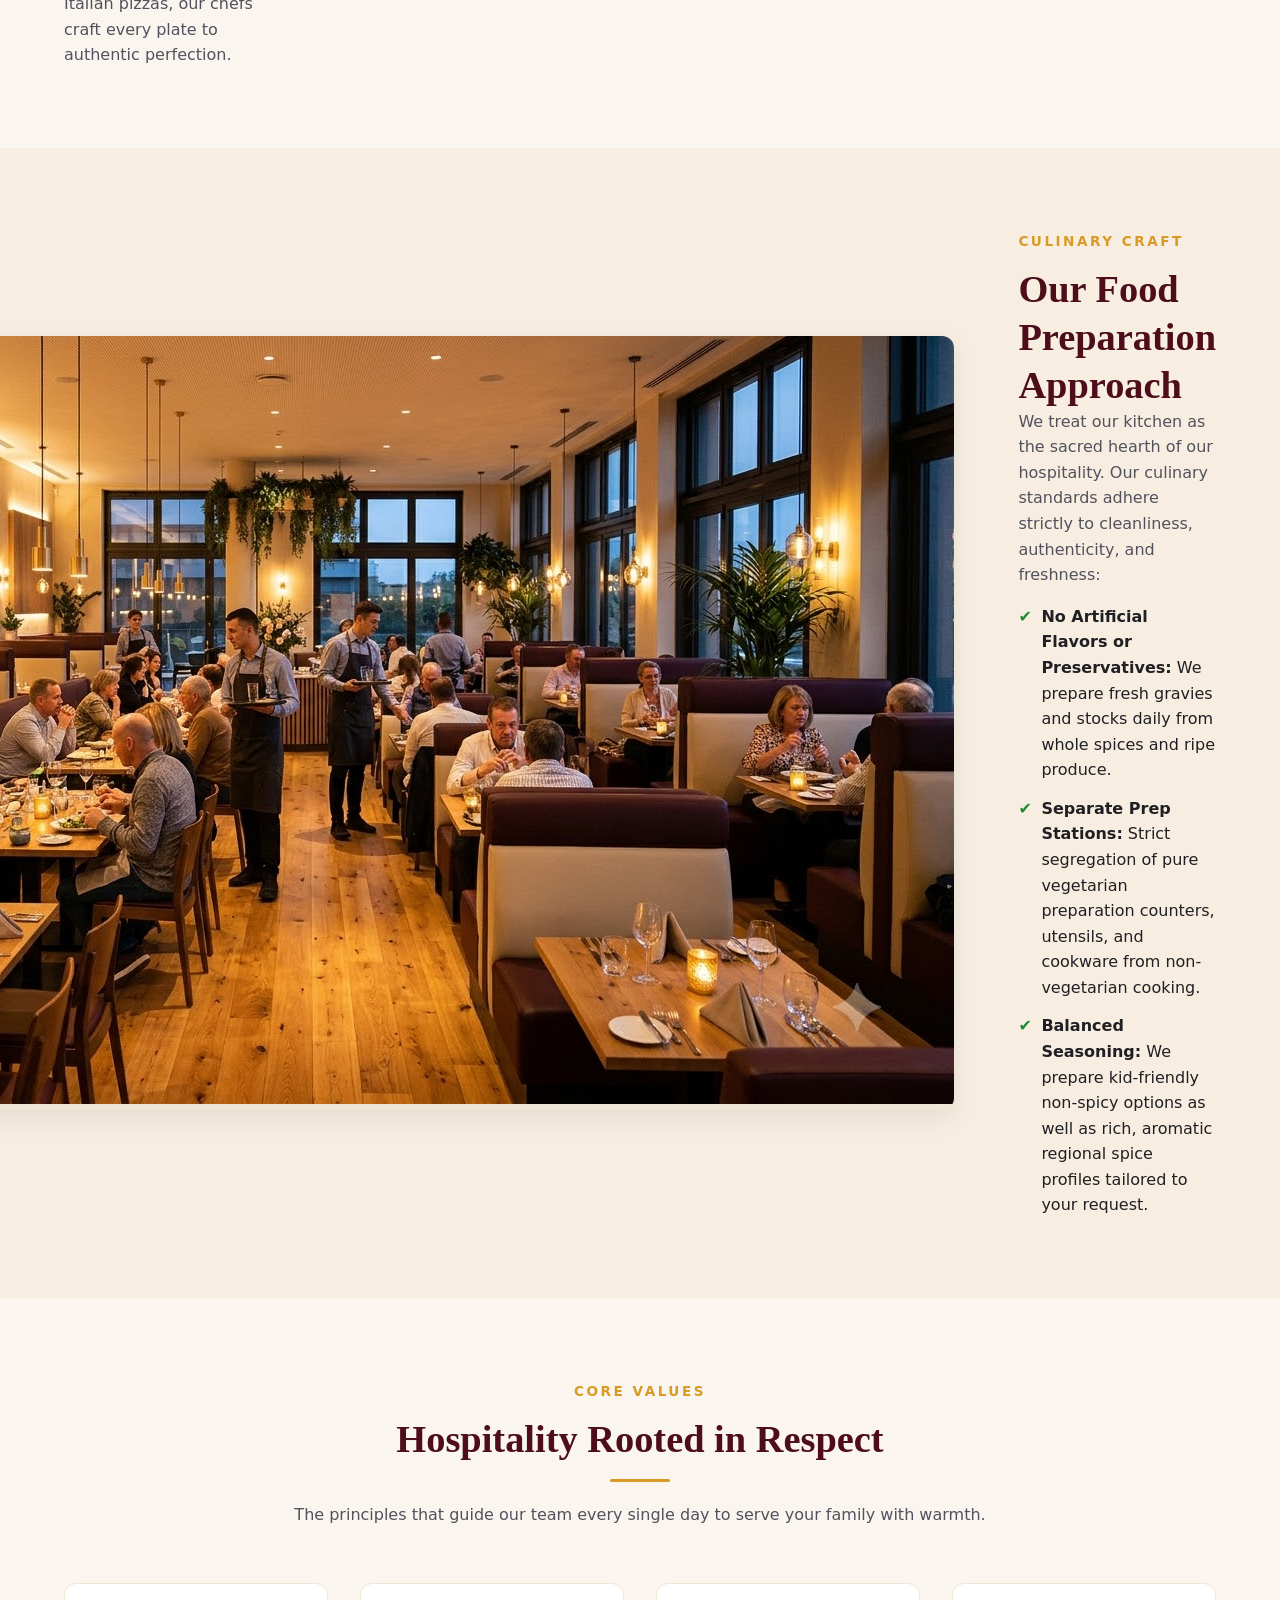
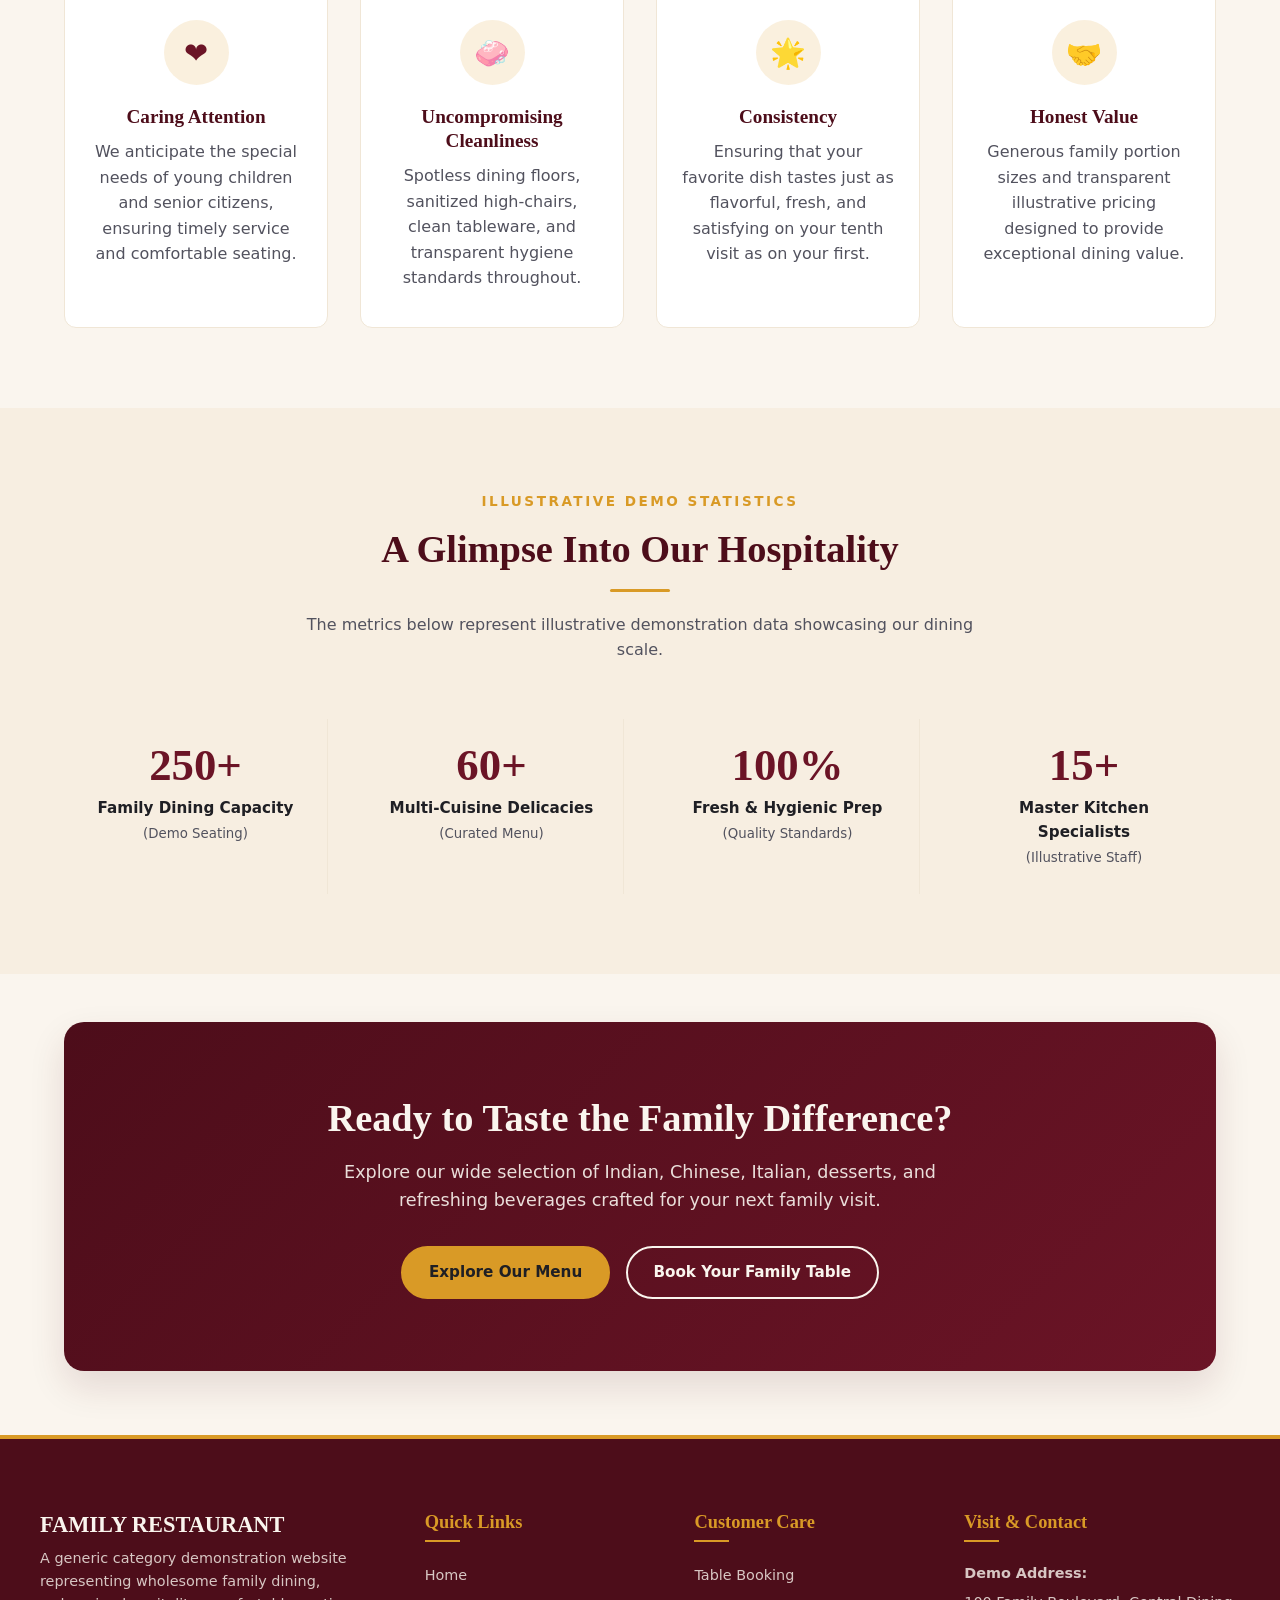
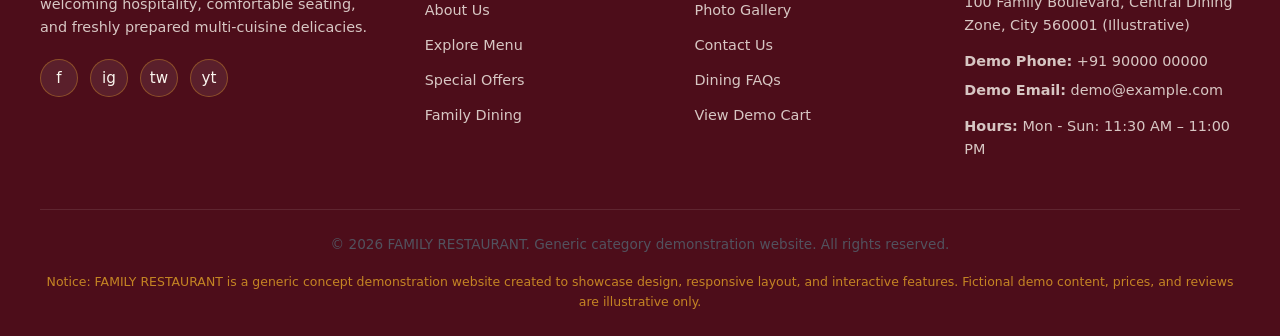
<file: about.html>
<!DOCTYPE html>
<html lang="en">
<head>
  <meta charset="UTF-8">
  <meta name="viewport" content="width=device-width, initial-scale=1.0">
  <meta name="description" content="Learn about FAMILY RESTAURANT - Our dining philosophy, culinary standards, hospitality values, and dedication to memorable family gatherings.">
  <title>About Us - FAMILY RESTAURANT</title>
  <link rel="stylesheet" href="css/style.css">
</head>
<body>

  <!-- Top Announcement Bar -->
  <aside class="announcement-bar" aria-label="Announcement">
    <span>Welcome to FAMILY RESTAURANT:</span> Enjoy delicious multi-cuisine family meals, freshly prepared with love and hygiene! Demo Hotline: <strong>+91 90000 00000</strong>
  </aside>

  <!-- Global Header -->
  <header class="site-header" role="banner">
    <div class="container nav-container">
      <a href="index.html" class="logo-link" aria-label="FAMILY RESTAURANT Home">
        <span class="site-logo">FAMILY RESTAURANT</span>
        <span class="site-logo-tagline">Good Food • Great Moments</span>
      </a>

      <!-- Desktop & Mobile Navigation Menu -->
      <nav aria-label="Main Navigation">
        <ul class="nav-menu" id="primaryNav">
          <li><a href="index.html" class="nav-link">Home</a></li>
          <li><a href="about.html" class="nav-link">About Us</a></li>
          <li><a href="menu.html" class="nav-link">Menu</a></li>
          <li><a href="offers.html" class="nav-link">Special Offers</a></li>
          <li><a href="family-dining.html" class="nav-link">Family Dining</a></li>
          <li><a href="gallery.html" class="nav-link">Gallery</a></li>
          <li><a href="booking.html" class="nav-link">Table Booking</a></li>
          <li><a href="contact.html" class="nav-link">Contact Us</a></li>
        </ul>
      </nav>

      <!-- Cart Action & Hamburger -->
      <div class="nav-actions">
        <button class="cart-icon-btn cart-toggle-trigger" aria-label="View demo shopping cart" title="View Demo Cart">
          🛒
          <span class="cart-counter">0</span>
        </button>
        <button class="mobile-toggle" aria-controls="primaryNav" aria-expanded="false" aria-label="Toggle navigation menu">
          <span></span>
          <span></span>
          <span></span>
        </button>
      </div>
    </div>
  </header>

  <main id="mainContent">

    <!-- Page Header Hero -->
    <section class="section-padding section-bg-light text-center" style="padding: 3.5rem 0;">
      <div class="container">
        <span class="section-subtitle">Our Heritage & Values</span>
        <h1>About FAMILY RESTAURANT</h1>
        <div class="section-divider"></div>
        <p style="max-width: 650px; margin: 0 auto; font-size: 1.1rem;">
          Discover the heartfelt philosophy behind our welcoming multi-cuisine dining destination where good food and family happiness come together.
        </p>
      </div>
    </section>

    <!-- Section 1: Introduction & Philosophy -->
    <section class="section-padding">
      <div class="container">
        <div class="split-section">
          <div>
            <span class="section-subtitle">Our Story</span>
            <h2>A Sanctuary for Wholesome Family Dining</h2>
            <p>
              <strong>FAMILY RESTAURANT</strong> was conceived around a timeless truth: in an increasingly hurried world, sitting down together for a wholesome meal remains one of life’s most cherished rituals. Our concept was designed from the ground up to be an inclusive haven where grandparents, parents, teenagers, and young kids feel equally comfortable, respected, and delighted.
            </p>
            <p>
              We eliminate dining compromises. When families visit us, nobody has to settle. Whether your family craves fragrant dum biryanis, soothing dal tadka with warm rotis, zesty Indo-Chinese noodles, or cheesy Italian pizzas, our chefs craft every plate to authentic perfection.
            </p>
          </div>
          <div>
            <div class="img-container wide-img-wrap">
              <img src="assets/images/interior-dining-hall.jpg" alt="Grand Interior Dining Hall at Family Restaurant" loading="lazy">
            </div>
          </div>
        </div>
      </div>
    </section>

    <!-- Section 2: Food Preparation Approach -->
    <section class="section-padding section-bg-light">
      <div class="container">
        <div class="split-section reverse">
          <div>
            <span class="section-subtitle">Culinary Craft</span>
            <h2>Our Food Preparation Approach</h2>
            <p>
              We treat our kitchen as the sacred hearth of our hospitality. Our culinary standards adhere strictly to cleanliness, authenticity, and freshness:
            </p>
            <ul style="display: flex; flex-direction: column; gap: 0.8rem; margin-top: 1rem;">
              <li style="display: flex; gap: 0.6rem; align-items: flex-start;">
                <span style="color: var(--color-veg); font-weight: bold;">✔</span>
                <span><strong>No Artificial Flavors or Preservatives:</strong> We prepare fresh gravies and stocks daily from whole spices and ripe produce.</span>
              </li>
              <li style="display: flex; gap: 0.6rem; align-items: flex-start;">
                <span style="color: var(--color-veg); font-weight: bold;">✔</span>
                <span><strong>Separate Prep Stations:</strong> Strict segregation of pure vegetarian preparation counters, utensils, and cookware from non-vegetarian cooking.</span>
              </li>
              <li style="display: flex; gap: 0.6rem; align-items: flex-start;">
                <span style="color: var(--color-veg); font-weight: bold;">✔</span>
                <span><strong>Balanced Seasoning:</strong> We prepare kid-friendly non-spicy options as well as rich, aromatic regional spice profiles tailored to your request.</span>
              </li>
            </ul>
          </div>
          <div>
            <div class="img-container wide-img-wrap">
              <img src="assets/images/interior-ambiance.jpg" alt="Chef preparing fresh authentic food with master culinary craft" loading="lazy">
            </div>
          </div>
        </div>
      </div>
    </section>

    <!-- Section 3: Hospitality and Service Values -->
    <section class="section-padding">
      <div class="container">
        <div class="section-header">
          <span class="section-subtitle">Core Values</span>
          <h2 class="section-title">Hospitality Rooted in Respect</h2>
          <div class="section-divider"></div>
          <p>The principles that guide our team every single day to serve your family with warmth.</p>
        </div>

        <div class="features-grid">
          <div class="feature-box">
            <div class="feature-icon-circle">❤️</div>
            <h3 class="feature-title">Caring Attention</h3>
            <p>We anticipate the special needs of young children and senior citizens, ensuring timely service and comfortable seating.</p>
          </div>

          <div class="feature-box">
            <div class="feature-icon-circle">🧼</div>
            <h3 class="feature-title">Uncompromising Cleanliness</h3>
            <p>Spotless dining floors, sanitized high-chairs, clean tableware, and transparent hygiene standards throughout.</p>
          </div>

          <div class="feature-box">
            <div class="feature-icon-circle">🌟</div>
            <h3 class="feature-title">Consistency</h3>
            <p>Ensuring that your favorite dish tastes just as flavorful, fresh, and satisfying on your tenth visit as on your first.</p>
          </div>

          <div class="feature-box">
            <div class="feature-icon-circle">🤝</div>
            <h3 class="feature-title">Honest Value</h3>
            <p>Generous family portion sizes and transparent illustrative pricing designed to provide exceptional dining value.</p>
          </div>
        </div>
      </div>
    </section>

    <!-- Section 4: Sample Statistics (Clearly Labeled Illustrative Demo) -->
    <section class="section-padding section-bg-light">
      <div class="container">
        <div class="section-header">
          <span class="section-subtitle">Illustrative Demo Statistics</span>
          <h2 class="section-title">A Glimpse Into Our Hospitality</h2>
          <div class="section-divider"></div>
          <p>The metrics below represent illustrative demonstration data showcasing our dining scale.</p>
        </div>

        <div class="stats-grid">
          <div class="stat-item">
            <div class="stat-number">250+</div>
            <div class="stat-label">Family Dining Capacity</div>
            <small style="color: var(--color-dark-muted);">(Demo Seating)</small>
          </div>
          <div class="stat-item">
            <div class="stat-number">60+</div>
            <div class="stat-label">Multi-Cuisine Delicacies</div>
            <small style="color: var(--color-dark-muted);">(Curated Menu)</small>
          </div>
          <div class="stat-item">
            <div class="stat-number">100%</div>
            <div class="stat-label">Fresh & Hygienic Prep</div>
            <small style="color: var(--color-dark-muted);">(Quality Standards)</small>
          </div>
          <div class="stat-item">
            <div class="stat-number">15+</div>
            <div class="stat-label">Master Kitchen Specialists</div>
            <small style="color: var(--color-dark-muted);">(Illustrative Staff)</small>
          </div>
        </div>
      </div>
    </section>

    <!-- Section 5: CTA to Explore Menu -->
    <section class="container" style="margin-bottom: 4rem;">
      <div class="cta-banner">
        <h2>Ready to Taste the Family Difference?</h2>
        <p>Explore our wide selection of Indian, Chinese, Italian, desserts, and refreshing beverages crafted for your next family visit.</p>
        <div style="display: flex; justify-content: center; gap: 1rem; flex-wrap: wrap;">
          <a href="menu.html" class="btn btn-accent">Explore Our Menu</a>
          <a href="booking.html" class="btn btn-outline-light">Book Your Family Table</a>
        </div>
      </div>
    </section>

  </main>

  <!-- Slide-over Demo Cart Drawer -->
  <div class="cart-drawer-overlay" id="cartOverlay"></div>
  <aside class="cart-drawer" id="cartDrawer" aria-label="Demo Shopping Cart">
    <div class="cart-drawer-header">
      <h3>Your Demo Order</h3>
      <button class="cart-close-btn" id="cartCloseBtn" aria-label="Close cart">&times;</button>
    </div>
    <div class="cart-items-list" id="cartItemsContainer"></div>
    <div class="cart-drawer-footer">
      <div class="cart-total-row">
        <span>Subtotal:</span>
        <span id="cartSubtotal">₹0</span>
      </div>
      <div class="cart-total-row" style="font-size: 1.3rem;">
        <span>Total (Demo):</span>
        <span id="cartTotal" style="color: var(--color-primary);">₹0</span>
      </div>
      <p style="font-size: 0.75rem; color: var(--color-dark-muted); margin-bottom: 1rem;">
        * This is an illustrative frontend demo. No real payment or delivery is handled.
      </p>
      <div style="display: flex; gap: 0.5rem;">
        <button class="btn btn-outline btn-sm" id="clearCartBtn" style="flex: 1;">Clear</button>
        <button class="btn btn-accent btn-sm" id="checkoutBtn" style="flex: 2;">Demo Checkout</button>
      </div>
    </div>
  </aside>

  <!-- Scroll to Top Button -->
  <button class="scroll-top-btn" id="scrollTopBtn" aria-label="Scroll back to top of page" title="Scroll to top">↑</button>

  <!-- Global Footer -->
  <footer class="site-footer" role="contentinfo">
    <div class="container footer-top">
      <div class="footer-grid">
        <div class="footer-col">
          <h3 style="font-family: var(--font-heading); font-size: 1.4rem; color: var(--color-cream); margin-bottom: 0.5rem;">FAMILY RESTAURANT</h3>
          <p style="margin-bottom: 1rem;">A generic category demonstration website representing wholesome family dining, welcoming hospitality, comfortable seating, and freshly prepared multi-cuisine delicacies.</p>
          <div class="footer-social-links">
            <a href="#" class="social-icon-btn" aria-label="Facebook (Demo placeholder)">f</a>
            <a href="#" class="social-icon-btn" aria-label="Instagram (Demo placeholder)">ig</a>
            <a href="#" class="social-icon-btn" aria-label="Twitter (Demo placeholder)">tw</a>
            <a href="#" class="social-icon-btn" aria-label="YouTube (Demo placeholder)">yt</a>
          </div>
        </div>
        <div class="footer-col">
          <h4>Quick Links</h4>
          <ul class="footer-links">
            <li><a href="index.html">Home</a></li>
            <li><a href="about.html">About Us</a></li>
            <li><a href="menu.html">Explore Menu</a></li>
            <li><a href="offers.html">Special Offers</a></li>
            <li><a href="family-dining.html">Family Dining</a></li>
          </ul>
        </div>
        <div class="footer-col">
          <h4>Customer Care</h4>
          <ul class="footer-links">
            <li><a href="booking.html">Table Booking</a></li>
            <li><a href="gallery.html">Photo Gallery</a></li>
            <li><a href="contact.html">Contact Us</a></li>
            <li><a href="contact.html#faq">Dining FAQs</a></li>
            <li><a href="#" class="cart-toggle-trigger">View Demo Cart</a></li>
          </ul>
        </div>
        <div class="footer-col">
          <h4>Visit & Contact</h4>
          <p style="margin-bottom: 0.4rem;"><strong>Demo Address:</strong></p>
          <p style="margin-bottom: 0.8rem;">100 Family Boulevard, Central Dining Zone, City 560001 (Illustrative)</p>
          <p style="margin-bottom: 0.4rem;"><strong>Demo Phone:</strong> +91 90000 00000</p>
          <p style="margin-bottom: 0.8rem;"><strong>Demo Email:</strong> demo@example.com</p>
          <p><strong>Hours:</strong> Mon - Sun: 11:30 AM – 11:00 PM</p>
        </div>
      </div>
    </div>
    <div class="container footer-bottom">
      <p>&copy; 2026 FAMILY RESTAURANT. Generic category demonstration website. All rights reserved.</p>
      <p class="footer-disclaimer">
        Notice: FAMILY RESTAURANT is a generic concept demonstration website created to showcase design, responsive layout, and interactive features. Fictional demo content, prices, and reviews are illustrative only.
      </p>
    </div>
  </footer>

  <script src="js/script.js"></script>
</body>
</html>
</file>
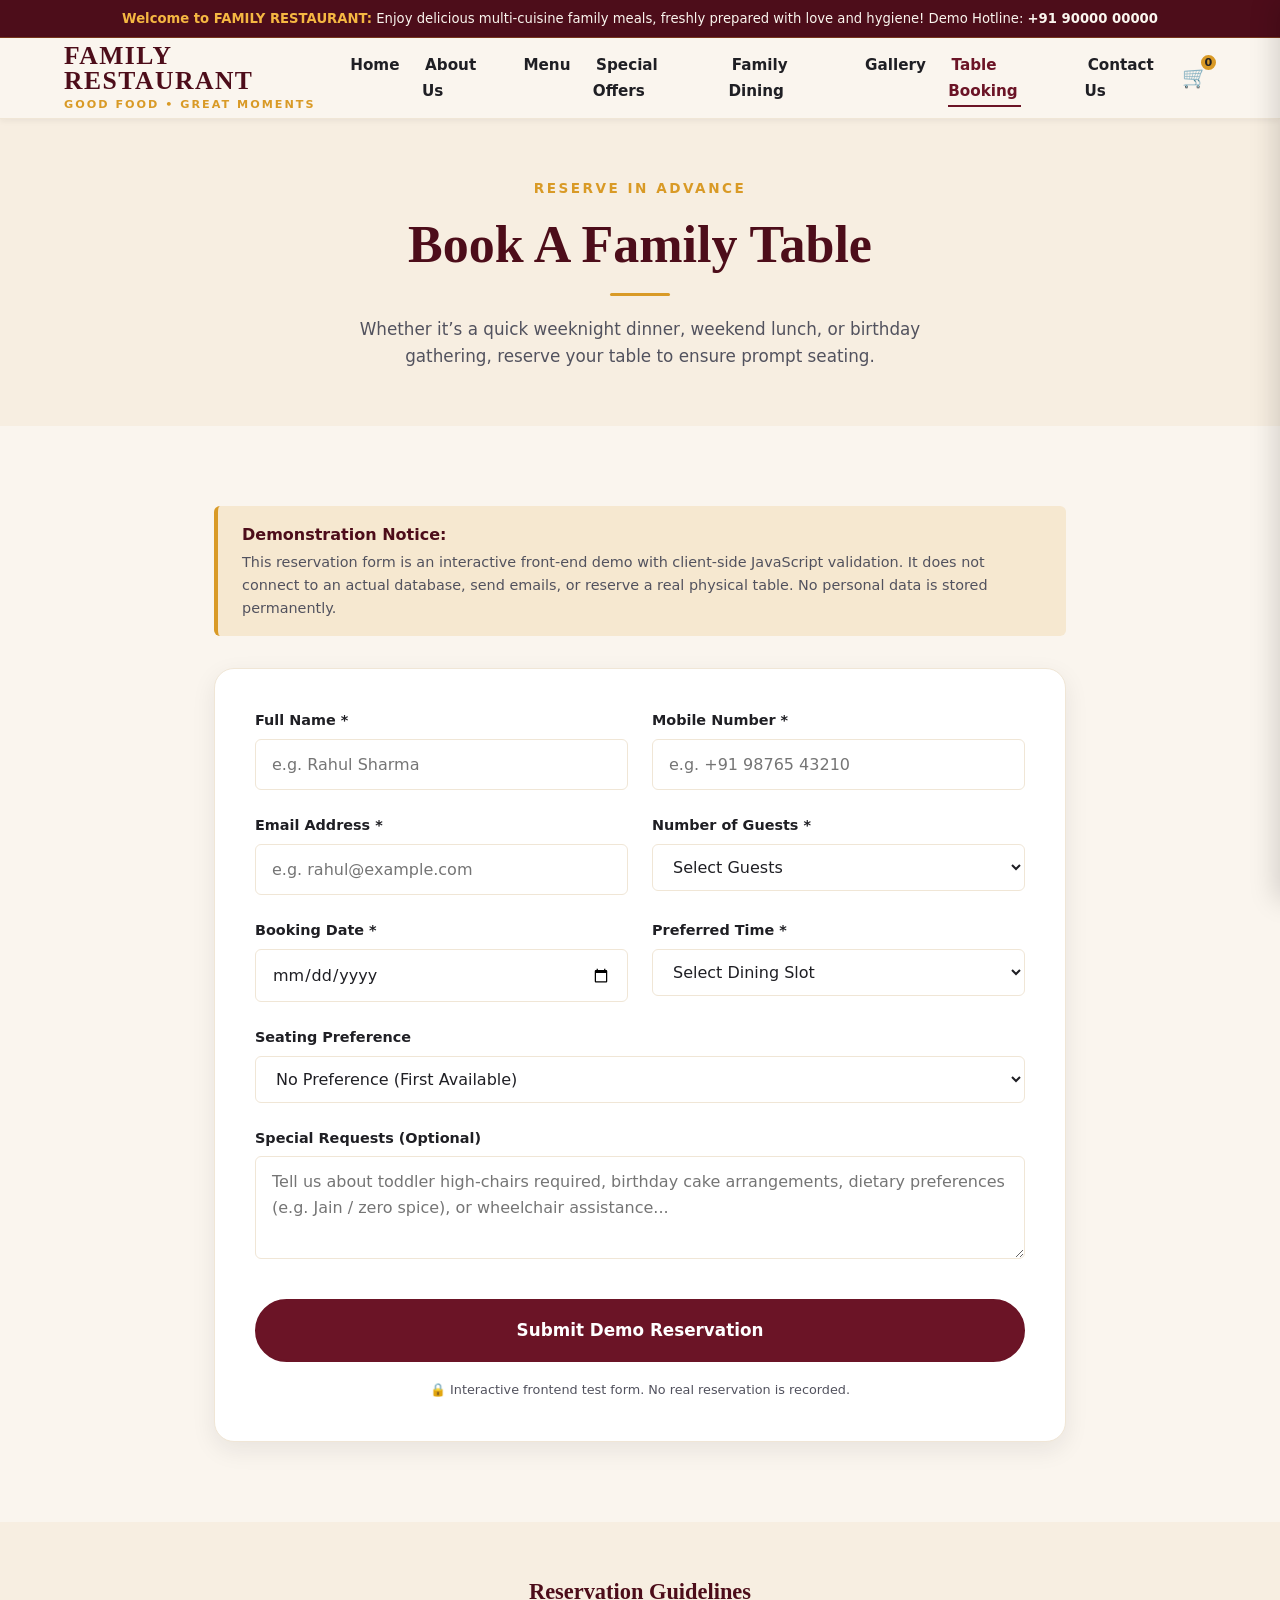
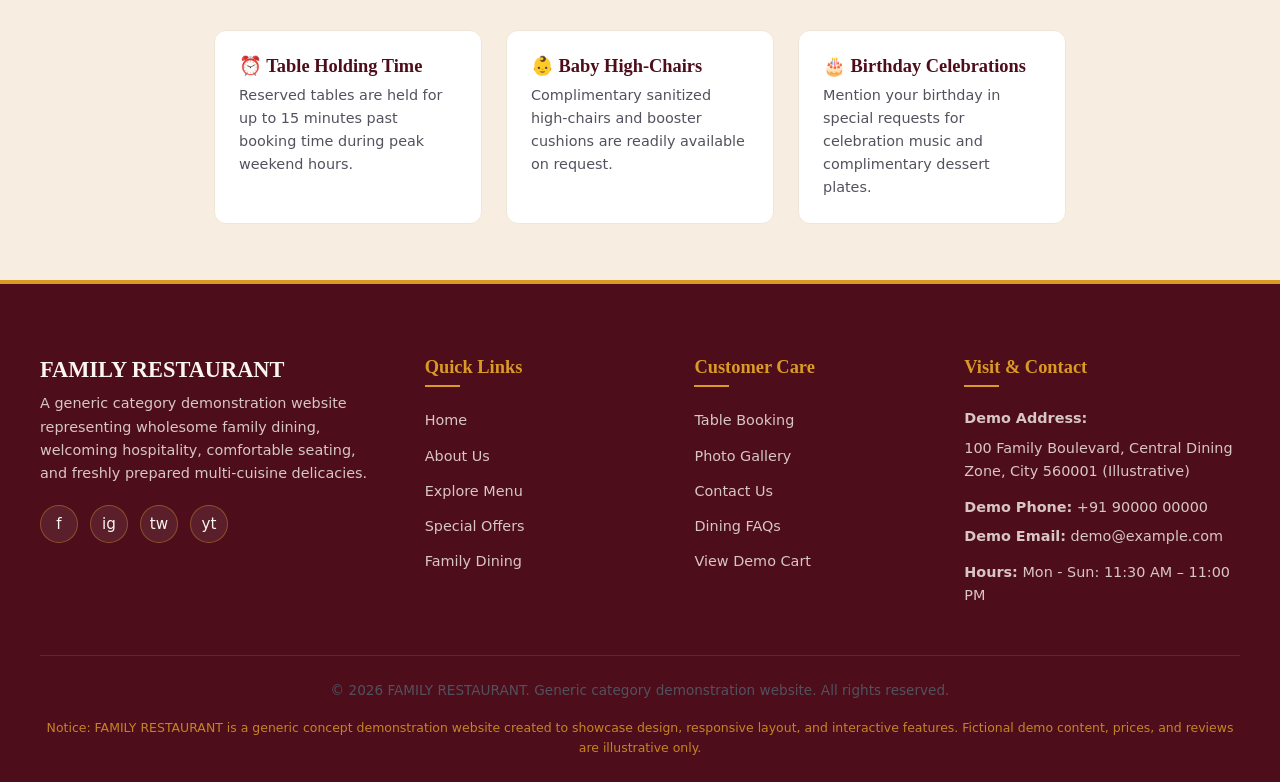
<file: booking.html>
<!DOCTYPE html>
<html lang="en">
<head>
  <meta charset="UTF-8">
  <meta name="viewport" content="width=device-width, initial-scale=1.0">
  <meta name="description" content="FAMILY RESTAURANT Table Reservation - Book your family dining table online. Front-end demonstration form with validation.">
  <title>Table Booking - FAMILY RESTAURANT</title>
  <link rel="stylesheet" href="css/style.css">
</head>
<body>

  <!-- Top Announcement Bar -->
  <aside class="announcement-bar" aria-label="Announcement">
    <span>Welcome to FAMILY RESTAURANT:</span> Enjoy delicious multi-cuisine family meals, freshly prepared with love and hygiene! Demo Hotline: <strong>+91 90000 00000</strong>
  </aside>

  <!-- Global Header -->
  <header class="site-header" role="banner">
    <div class="container nav-container">
      <a href="index.html" class="logo-link" aria-label="FAMILY RESTAURANT Home">
        <span class="site-logo">FAMILY RESTAURANT</span>
        <span class="site-logo-tagline">Good Food • Great Moments</span>
      </a>

      <!-- Desktop & Mobile Navigation Menu -->
      <nav aria-label="Main Navigation">
        <ul class="nav-menu" id="primaryNav">
          <li><a href="index.html" class="nav-link">Home</a></li>
          <li><a href="about.html" class="nav-link">About Us</a></li>
          <li><a href="menu.html" class="nav-link">Menu</a></li>
          <li><a href="offers.html" class="nav-link">Special Offers</a></li>
          <li><a href="family-dining.html" class="nav-link">Family Dining</a></li>
          <li><a href="gallery.html" class="nav-link">Gallery</a></li>
          <li><a href="booking.html" class="nav-link">Table Booking</a></li>
          <li><a href="contact.html" class="nav-link">Contact Us</a></li>
        </ul>
      </nav>

      <!-- Cart Action & Hamburger -->
      <div class="nav-actions">
        <button class="cart-icon-btn cart-toggle-trigger" aria-label="View demo shopping cart" title="View Demo Cart">
          🛒
          <span class="cart-counter">0</span>
        </button>
        <button class="mobile-toggle" aria-controls="primaryNav" aria-expanded="false" aria-label="Toggle navigation menu">
          <span></span>
          <span></span>
          <span></span>
        </button>
      </div>
    </div>
  </header>

  <main id="mainContent">

    <!-- Page Header Hero -->
    <section class="section-padding section-bg-light text-center" style="padding: 3.5rem 0;">
      <div class="container">
        <span class="section-subtitle">Reserve In Advance</span>
        <h1>Book A Family Table</h1>
        <div class="section-divider"></div>
        <p style="max-width: 650px; margin: 0 auto; font-size: 1.05rem;">
          Whether it’s a quick weeknight dinner, weekend lunch, or birthday gathering, reserve your table to ensure prompt seating.
        </p>
      </div>
    </section>

    <!-- Table Booking Form Section -->
    <section class="section-padding">
      <div class="container" style="max-width: 900px;">

        <!-- Demonstration Notice Banner -->
        <div style="background-color: var(--color-accent-soft); border-left: 4px solid var(--color-accent); padding: 1rem 1.5rem; border-radius: var(--radius-sm); margin-bottom: 2rem;">
          <strong style="color: var(--color-primary-dark);">Demonstration Notice:</strong>
          <p style="font-size: 0.9rem; margin-top: 0.25rem;">
            This reservation form is an interactive front-end demo with client-side JavaScript validation. It does not connect to an actual database, send emails, or reserve a real physical table. No personal data is stored permanently.
          </p>
        </div>

        <!-- Success Message Alert -->
        <div class="alert-message alert-success" id="bookingSuccessAlert" role="alert">
          <h3 style="color: #1b5e20; font-size: 1.2rem; margin-bottom: 0.4rem;">✓ Demo Reservation Request Received!</h3>
          <p style="color: #2e7d32; font-size: 0.95rem; margin-bottom: 0;">
            Your demo reservation request has been submitted successfully. In a production environment, you would receive an SMS and email confirmation with your booking code. Thank you for testing the FAMILY RESTAURANT reservation system!
          </p>
        </div>

        <!-- The Booking Form -->
        <div class="form-card">
          <form id="tableBookingForm" novalidate aria-label="Table reservation form">
            <div class="form-grid">

              <!-- Full Name -->
              <div class="form-group">
                <label for="bookingName" class="form-label">Full Name *</label>
                <input type="text" id="bookingName" class="form-control" placeholder="e.g. Rahul Sharma" required>
                <span class="form-error">Please enter your full name.</span>
              </div>

              <!-- Mobile Number -->
              <div class="form-group">
                <label for="bookingPhone" class="form-label">Mobile Number *</label>
                <input type="tel" id="bookingPhone" class="form-control" placeholder="e.g. +91 98765 43210" required>
                <span class="form-error">Please enter a valid mobile number.</span>
              </div>

              <!-- Email Address -->
              <div class="form-group">
                <label for="bookingEmail" class="form-label">Email Address *</label>
                <input type="email" id="bookingEmail" class="form-control" placeholder="e.g. rahul@example.com" required>
                <span class="form-error">Please enter a valid email address.</span>
              </div>

              <!-- Number of Guests -->
              <div class="form-group">
                <label for="bookingGuests" class="form-label">Number of Guests *</label>
                <select id="bookingGuests" class="form-control" required>
                  <option value="">Select Guests</option>
                  <option value="1">1 Person</option>
                  <option value="2">2 Guests (Couple)</option>
                  <option value="3">3 Guests (Small Family)</option>
                  <option value="4">4 Guests (Family Table)</option>
                  <option value="5">5 Guests</option>
                  <option value="6">6 Guests (Large Booth)</option>
                  <option value="8">8 Guests (Combined Table)</option>
                  <option value="10">10+ Guests (Group Gathering)</option>
                </select>
                <span class="form-error">Please select the number of guests.</span>
              </div>

              <!-- Booking Date -->
              <div class="form-group">
                <label for="bookingDate" class="form-label">Booking Date *</label>
                <input type="date" id="bookingDate" class="form-control" required>
                <span class="form-error">Please pick a reservation date.</span>
              </div>

              <!-- Preferred Time -->
              <div class="form-group">
                <label for="bookingTime" class="form-label">Preferred Time *</label>
                <select id="bookingTime" class="form-control" required>
                  <option value="">Select Dining Slot</option>
                  <option value="12:00 PM">12:00 PM (Lunch Opening)</option>
                  <option value="12:45 PM">12:45 PM (Lunch Rush)</option>
                  <option value="1:30 PM">1:30 PM (Midday Lunch)</option>
                  <option value="2:15 PM">2:15 PM (Late Lunch)</option>
                  <option value="7:00 PM">7:00 PM (Early Dinner)</option>
                  <option value="7:45 PM">7:45 PM (Prime Dinner)</option>
                  <option value="8:30 PM">8:30 PM (Evening Dinner)</option>
                  <option value="9:15 PM">9:15 PM (Late Dinner)</option>
                </select>
                <span class="form-error">Please select a dining time slot.</span>
              </div>

              <!-- Seating Preference -->
              <div class="form-group full-width">
                <label for="bookingSeating" class="form-label">Seating Preference</label>
                <select id="bookingSeating" class="form-control">
                  <option value="no-preference">No Preference (First Available)</option>
                  <option value="family-booth">Cozy Family Cushioned Booth</option>
                  <option value="window-side">Window Side Table</option>
                  <option value="quiet-corner">Quiet Senior-Citizen Friendly Corner</option>
                  <option value="high-chair-near">Table Near Kids / High-Chair Area</option>
                  <option value="private-dining">Semi-Private Celebration Enclosure</option>
                </select>
              </div>

              <!-- Special Requests -->
              <div class="form-group full-width">
                <label for="bookingRequests" class="form-label">Special Requests (Optional)</label>
                <textarea id="bookingRequests" class="form-control" rows="3" placeholder="Tell us about toddler high-chairs required, birthday cake arrangements, dietary preferences (e.g. Jain / zero spice), or wheelchair assistance..."></textarea>
              </div>

              <!-- Submit Button -->
              <div class="form-group full-width" style="margin-top: 1rem;">
                <button type="submit" class="btn btn-primary btn-block" style="padding: 1rem; font-size: 1.05rem;">
                  Submit Demo Reservation
                </button>
                <p style="font-size: 0.8rem; text-align: center; color: var(--color-dark-muted); margin-top: 0.75rem;">
                  🔒 Interactive frontend test form. No real reservation is recorded.
                </p>
              </div>

            </div>
          </form>
        </div>

      </div>
    </section>

    <!-- Reservation Policies & Guidelines -->
    <section class="section-padding section-bg-light" style="padding-top: 3.5rem; padding-bottom: 3.5rem;">
      <div class="container" style="max-width: 900px;">
        <h3 style="margin-bottom: 1.5rem; color: var(--color-primary-dark); text-align: center;">Reservation Guidelines</h3>
        <div style="display: grid; grid-template-columns: repeat(auto-fit, minmax(260px, 1fr)); gap: 1.5rem;">
          <div style="background: white; padding: 1.5rem; border-radius: var(--radius-md); border: 1px solid var(--color-beige);">
            <h4>⏰ Table Holding Time</h4>
            <p style="font-size: 0.9rem; margin-top: 0.4rem;">Reserved tables are held for up to 15 minutes past booking time during peak weekend hours.</p>
          </div>
          <div style="background: white; padding: 1.5rem; border-radius: var(--radius-md); border: 1px solid var(--color-beige);">
            <h4>👶 Baby High-Chairs</h4>
            <p style="font-size: 0.9rem; margin-top: 0.4rem;">Complimentary sanitized high-chairs and booster cushions are readily available on request.</p>
          </div>
          <div style="background: white; padding: 1.5rem; border-radius: var(--radius-md); border: 1px solid var(--color-beige);">
            <h4>🎂 Birthday Celebrations</h4>
            <p style="font-size: 0.9rem; margin-top: 0.4rem;">Mention your birthday in special requests for celebration music and complimentary dessert plates.</p>
          </div>
        </div>
      </div>
    </section>

  </main>

  <!-- Slide-over Demo Cart Drawer -->
  <div class="cart-drawer-overlay" id="cartOverlay"></div>
  <aside class="cart-drawer" id="cartDrawer" aria-label="Demo Shopping Cart">
    <div class="cart-drawer-header">
      <h3>Your Demo Order</h3>
      <button class="cart-close-btn" id="cartCloseBtn" aria-label="Close cart">&times;</button>
    </div>
    <div class="cart-items-list" id="cartItemsContainer"></div>
    <div class="cart-drawer-footer">
      <div class="cart-total-row">
        <span>Subtotal:</span>
        <span id="cartSubtotal">₹0</span>
      </div>
      <div class="cart-total-row" style="font-size: 1.3rem;">
        <span>Total (Demo):</span>
        <span id="cartTotal" style="color: var(--color-primary);">₹0</span>
      </div>
      <p style="font-size: 0.75rem; color: var(--color-dark-muted); margin-bottom: 1rem;">
        * This is an illustrative frontend demo. No real payment or delivery is handled.
      </p>
      <div style="display: flex; gap: 0.5rem;">
        <button class="btn btn-outline btn-sm" id="clearCartBtn" style="flex: 1;">Clear</button>
        <button class="btn btn-accent btn-sm" id="checkoutBtn" style="flex: 2;">Demo Checkout</button>
      </div>
    </div>
  </aside>

  <!-- Scroll to Top Button -->
  <button class="scroll-top-btn" id="scrollTopBtn" aria-label="Scroll back to top of page" title="Scroll to top">↑</button>

  <!-- Global Footer -->
  <footer class="site-footer" role="contentinfo">
    <div class="container footer-top">
      <div class="footer-grid">
        <div class="footer-col">
          <h3 style="font-family: var(--font-heading); font-size: 1.4rem; color: var(--color-cream); margin-bottom: 0.5rem;">FAMILY RESTAURANT</h3>
          <p style="margin-bottom: 1rem;">A generic category demonstration website representing wholesome family dining, welcoming hospitality, comfortable seating, and freshly prepared multi-cuisine delicacies.</p>
          <div class="footer-social-links">
            <a href="#" class="social-icon-btn" aria-label="Facebook (Demo placeholder)">f</a>
            <a href="#" class="social-icon-btn" aria-label="Instagram (Demo placeholder)">ig</a>
            <a href="#" class="social-icon-btn" aria-label="Twitter (Demo placeholder)">tw</a>
            <a href="#" class="social-icon-btn" aria-label="YouTube (Demo placeholder)">yt</a>
          </div>
        </div>
        <div class="footer-col">
          <h4>Quick Links</h4>
          <ul class="footer-links">
            <li><a href="index.html">Home</a></li>
            <li><a href="about.html">About Us</a></li>
            <li><a href="menu.html">Explore Menu</a></li>
            <li><a href="offers.html">Special Offers</a></li>
            <li><a href="family-dining.html">Family Dining</a></li>
          </ul>
        </div>
        <div class="footer-col">
          <h4>Customer Care</h4>
          <ul class="footer-links">
            <li><a href="booking.html">Table Booking</a></li>
            <li><a href="gallery.html">Photo Gallery</a></li>
            <li><a href="contact.html">Contact Us</a></li>
            <li><a href="contact.html#faq">Dining FAQs</a></li>
            <li><a href="#" class="cart-toggle-trigger">View Demo Cart</a></li>
          </ul>
        </div>
        <div class="footer-col">
          <h4>Visit & Contact</h4>
          <p style="margin-bottom: 0.4rem;"><strong>Demo Address:</strong></p>
          <p style="margin-bottom: 0.8rem;">100 Family Boulevard, Central Dining Zone, City 560001 (Illustrative)</p>
          <p style="margin-bottom: 0.4rem;"><strong>Demo Phone:</strong> +91 90000 00000</p>
          <p style="margin-bottom: 0.8rem;"><strong>Demo Email:</strong> demo@example.com</p>
          <p><strong>Hours:</strong> Mon - Sun: 11:30 AM – 11:00 PM</p>
        </div>
      </div>
    </div>
    <div class="container footer-bottom">
      <p>&copy; 2026 FAMILY RESTAURANT. Generic category demonstration website. All rights reserved.</p>
      <p class="footer-disclaimer">
        Notice: FAMILY RESTAURANT is a generic concept demonstration website created to showcase design, responsive layout, and interactive features. Fictional demo content, prices, and reviews are illustrative only.
      </p>
    </div>
  </footer>

  <script src="js/script.js"></script>
</body>
</html>
</file>
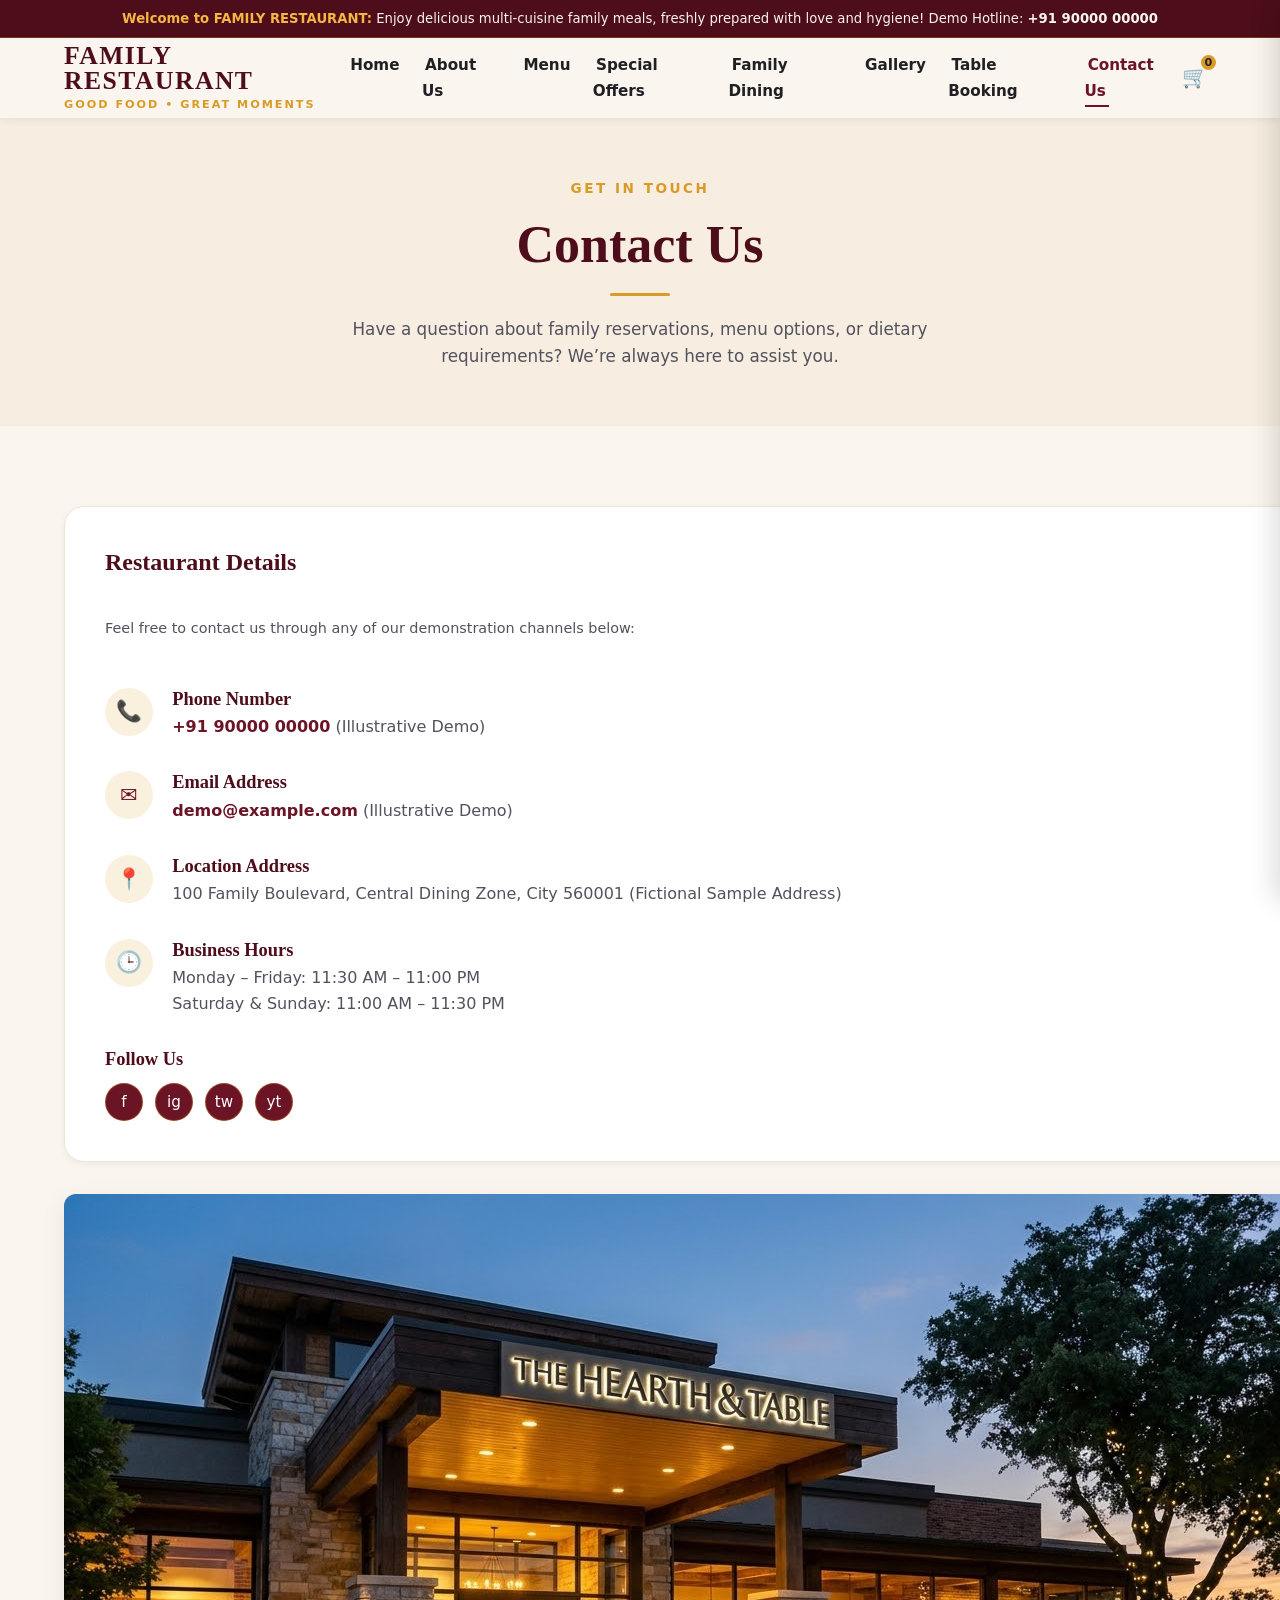
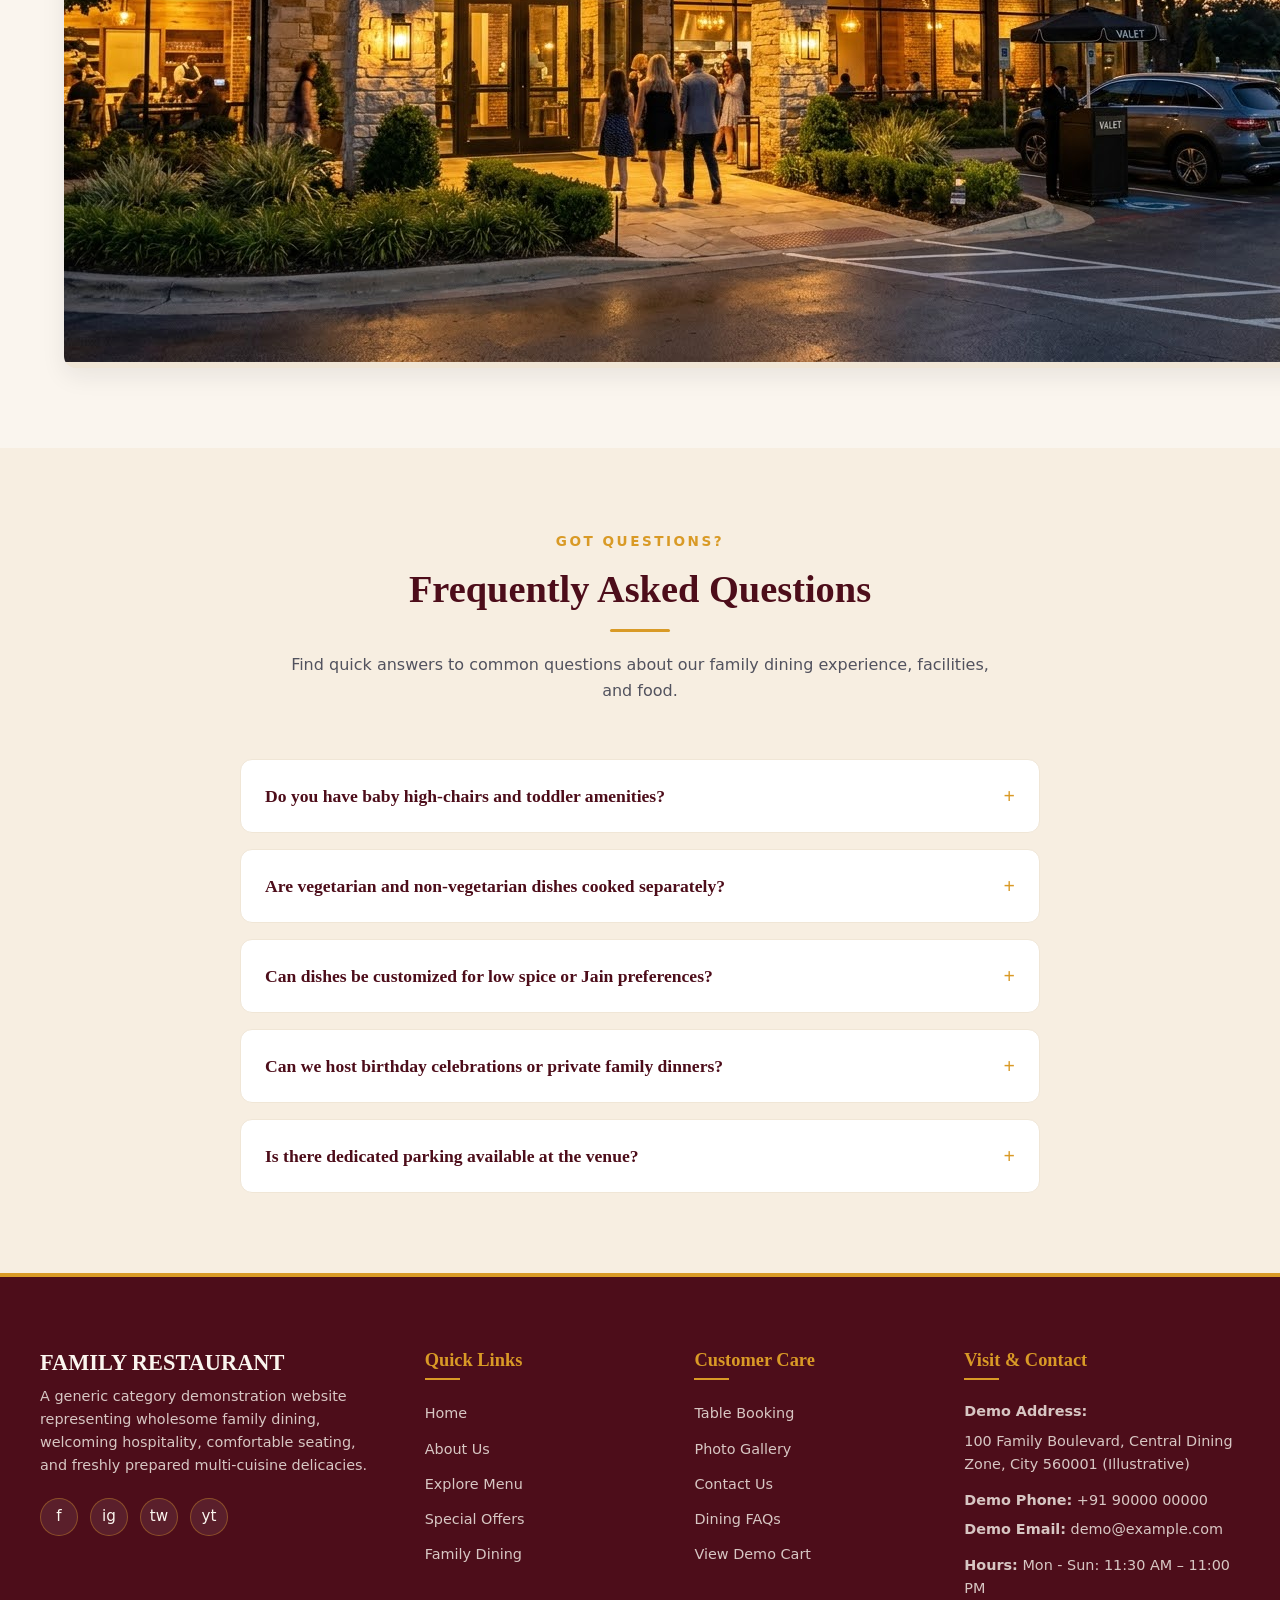
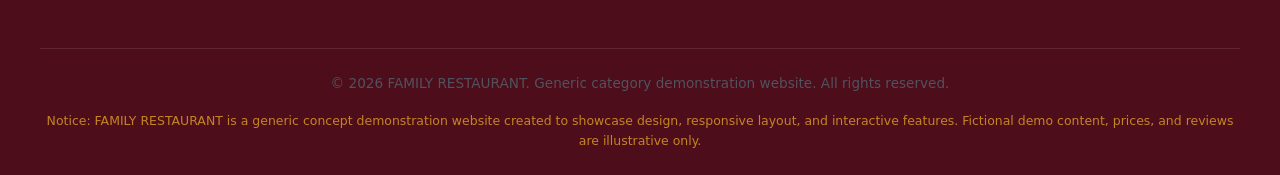
<file: contact.html>
<!DOCTYPE html>
<html lang="en">
<head>
  <meta charset="UTF-8">
  <meta name="viewport" content="width=device-width, initial-scale=1.0">
  <meta name="description" content="Contact FAMILY RESTAURANT - Get in touch with us for inquiries, party reservations, location details, and dining FAQs. Front-end demonstration.">
  <title>Contact Us - FAMILY RESTAURANT</title>
  <link rel="stylesheet" href="css/style.css">
</head>
<body>

  <!-- Top Announcement Bar -->
  <aside class="announcement-bar" aria-label="Announcement">
    <span>Welcome to FAMILY RESTAURANT:</span> Enjoy delicious multi-cuisine family meals, freshly prepared with love and hygiene! Demo Hotline: <strong>+91 90000 00000</strong>
  </aside>

  <!-- Global Header -->
  <header class="site-header" role="banner">
    <div class="container nav-container">
      <a href="index.html" class="logo-link" aria-label="FAMILY RESTAURANT Home">
        <span class="site-logo">FAMILY RESTAURANT</span>
        <span class="site-logo-tagline">Good Food • Great Moments</span>
      </a>

      <!-- Desktop & Mobile Navigation Menu -->
      <nav aria-label="Main Navigation">
        <ul class="nav-menu" id="primaryNav">
          <li><a href="index.html" class="nav-link">Home</a></li>
          <li><a href="about.html" class="nav-link">About Us</a></li>
          <li><a href="menu.html" class="nav-link">Menu</a></li>
          <li><a href="offers.html" class="nav-link">Special Offers</a></li>
          <li><a href="family-dining.html" class="nav-link">Family Dining</a></li>
          <li><a href="gallery.html" class="nav-link">Gallery</a></li>
          <li><a href="booking.html" class="nav-link">Table Booking</a></li>
          <li><a href="contact.html" class="nav-link">Contact Us</a></li>
        </ul>
      </nav>

      <!-- Cart Action & Hamburger -->
      <div class="nav-actions">
        <button class="cart-icon-btn cart-toggle-trigger" aria-label="View demo shopping cart" title="View Demo Cart">
          🛒
          <span class="cart-counter">0</span>
        </button>
        <button class="mobile-toggle" aria-controls="primaryNav" aria-expanded="false" aria-label="Toggle navigation menu">
          <span></span>
          <span></span>
          <span></span>
        </button>
      </div>
    </div>
  </header>

  <main id="mainContent">

    <!-- Page Header Hero -->
    <section class="section-padding section-bg-light text-center" style="padding: 3.5rem 0;">
      <div class="container">
        <span class="section-subtitle">Get In Touch</span>
        <h1>Contact Us</h1>
        <div class="section-divider"></div>
        <p style="max-width: 650px; margin: 0 auto; font-size: 1.05rem;">
          Have a question about family reservations, menu options, or dietary requirements? We’re always here to assist you.
        </p>
      </div>
    </section>

    <!-- Contact & Map Section -->
    <section class="section-padding">
      <div class="container">

        <div class="contact-grid">

          <!-- Left Column: Contact Information Cards & Map Placeholder -->
          <div>
            <div class="contact-info-card">
              <h2 style="font-size: 1.5rem; margin-bottom: 0.5rem;">Restaurant Details</h2>
              <p style="font-size: 0.9rem; color: var(--color-dark-muted);">
                Feel free to contact us through any of our demonstration channels below:
              </p>

              <!-- Phone -->
              <div class="contact-detail-row">
                <div class="contact-detail-icon">📞</div>
                <div class="contact-detail-content">
                  <h4>Phone Number</h4>
                  <p><a href="tel:+919000000000" style="font-weight: 600; color: var(--color-primary);">+91 90000 00000</a> (Illustrative Demo)</p>
                </div>
              </div>

              <!-- Email -->
              <div class="contact-detail-row">
                <div class="contact-detail-icon">✉️</div>
                <div class="contact-detail-content">
                  <h4>Email Address</h4>
                  <p><a href="mailto:demo@example.com" style="font-weight: 600; color: var(--color-primary);">demo@example.com</a> (Illustrative Demo)</p>
                </div>
              </div>

              <!-- Address -->
              <div class="contact-detail-row">
                <div class="contact-detail-icon">📍</div>
                <div class="contact-detail-content">
                  <h4>Location Address</h4>
                  <p>100 Family Boulevard, Central Dining Zone, City 560001 (Fictional Sample Address)</p>
                </div>
              </div>

              <!-- Operating Hours -->
              <div class="contact-detail-row">
                <div class="contact-detail-icon">🕒</div>
                <div class="contact-detail-content">
                  <h4>Business Hours</h4>
                  <p>Monday – Friday: 11:30 AM – 11:00 PM<br>Saturday & Sunday: 11:00 AM – 11:30 PM</p>
                </div>
              </div>

              <!-- Social Links -->
              <div>
                <h4 style="margin-bottom: 0.75rem;">Follow Us</h4>
                <div style="display: flex; gap: 0.75rem;">
                  <a href="#" class="social-icon-btn" style="background-color: var(--color-primary); color: white;" aria-label="Facebook">f</a>
                  <a href="#" class="social-icon-btn" style="background-color: var(--color-primary); color: white;" aria-label="Instagram">ig</a>
                  <a href="#" class="social-icon-btn" style="background-color: var(--color-primary); color: white;" aria-label="Twitter">tw</a>
                  <a href="#" class="social-icon-btn" style="background-color: var(--color-primary); color: white;" aria-label="YouTube">yt</a>
                </div>
              </div>
            </div>

            <!-- Location & Facade Image -->
            <div style="margin-top: 2rem;">
              <div class="img-container wide-img-wrap">
                <img src="assets/images/restaurant-map-facade.jpg" alt="Family Restaurant Exterior and Valet Parking Entrance" loading="lazy">
              </div>
            </div>
          </div>

          <!-- Right Column: Interactive Frontend Contact Form -->
          <div>
            <!-- Success Message Alert -->
            <div class="alert-message alert-success" id="contactSuccessAlert" role="alert">
              <h3 style="color: #1b5e20; font-size: 1.2rem; margin-bottom: 0.4rem;">✓ Demo Message Sent!</h3>
              <p style="color: #2e7d32; font-size: 0.95rem; margin-bottom: 0;">
                Thank you for your message. In a live deployment, our guest hospitality team would respond within 24 hours. (This is a frontend demonstration; no email has been sent.)
              </p>
            </div>

            <div class="form-card">
              <h2 style="font-size: 1.6rem; margin-bottom: 0.5rem;">Send Us A Message</h2>
              <p style="font-size: 0.9rem; margin-bottom: 2rem; color: var(--color-dark-muted);">
                Fill in the demonstration form below to test our client-side validation.
              </p>

              <form id="contactForm" novalidate aria-label="Contact inquiry form">
                <div class="form-grid">

                  <div class="form-group full-width">
                    <label for="contactName" class="form-label">Your Name *</label>
                    <input type="text" id="contactName" class="form-control" placeholder="Enter your full name" required>
                    <span class="form-error">Please enter your name.</span>
                  </div>

                  <div class="form-group">
                    <label for="contactEmail" class="form-label">Your Email *</label>
                    <input type="email" id="contactEmail" class="form-control" placeholder="name@example.com" required>
                    <span class="form-error">Please enter a valid email address.</span>
                  </div>

                  <div class="form-group">
                    <label for="contactPhone" class="form-label">Contact Number (Optional)</label>
                    <input type="tel" id="contactPhone" class="form-control" placeholder="+91 90000 00000">
                  </div>

                  <div class="form-group full-width">
                    <label for="contactSubject" class="form-label">Subject *</label>
                    <select id="contactSubject" class="form-control" required>
                      <option value="">Select Inquiry Subject</option>
                      <option value="General Dining Inquiry">General Dining Inquiry</option>
                      <option value="Birthday Celebration / Party">Birthday Celebration / Party</option>
                      <option value="Group / Corporate Reservation">Group / Corporate Reservation</option>
                      <option value="Dietary & Allergen Question">Dietary & Allergen Question</option>
                      <option value="Feedback / Suggestion">Feedback / Suggestion</option>
                    </select>
                    <span class="form-error">Please choose a subject.</span>
                  </div>

                  <div class="form-group full-width">
                    <label for="contactMessage" class="form-label">Message *</label>
                    <textarea id="contactMessage" class="form-control" rows="5" placeholder="Write your message or inquiry here..." required></textarea>
                    <span class="form-error">Please write your message (minimum 5 characters).</span>
                  </div>

                  <div class="form-group full-width" style="margin-top: 0.5rem;">
                    <button type="submit" class="btn btn-primary btn-block" style="padding: 0.9rem;">
                      Send Demo Message
                    </button>
                    <small style="text-align: center; color: var(--color-dark-muted); display: block; margin-top: 0.6rem;">
                      Demonstration only. No personal data will be transmitted or stored.
                    </small>
                  </div>

                </div>
              </form>
            </div>
          </div>

        </div>

      </div>
    </section>

    <!-- Frequently Asked Questions (FAQ Accordion) -->
    <section class="section-padding section-bg-light" id="faq" aria-labelledby="faqHeading">
      <div class="container">
        <div class="section-header">
          <span class="section-subtitle">Got Questions?</span>
          <h2 id="faqHeading" class="section-title">Frequently Asked Questions</h2>
          <div class="section-divider"></div>
          <p>Find quick answers to common questions about our family dining experience, facilities, and food.</p>
        </div>

        <div class="faq-list">

          <!-- FAQ 1 -->
          <div class="faq-item">
            <button class="faq-question" aria-expanded="false">
              <span>Do you have baby high-chairs and toddler amenities?</span>
              <span class="faq-icon">+</span>
            </button>
            <div class="faq-answer">
              <p>Yes, absolutely! We provide complimentary sanitized high-chairs, booster seats, coloring activity sheets, and child-safe tableware to ensure our youngest guests and their parents have a comfortable dining outing.</p>
            </div>
          </div>

          <!-- FAQ 2 -->
          <div class="faq-item">
            <button class="faq-question" aria-expanded="false">
              <span>Are vegetarian and non-vegetarian dishes cooked separately?</span>
              <span class="faq-icon">+</span>
            </button>
            <div class="faq-answer">
              <p>Yes. We maintain strict hygiene protocols and dedicated preparation counters, cookware, and utensils for our pure vegetarian recipes to respect all dietary and religious preferences.</p>
            </div>
          </div>

          <!-- FAQ 3 -->
          <div class="faq-item">
            <button class="faq-question" aria-expanded="false">
              <span>Can dishes be customized for low spice or Jain preferences?</span>
              <span class="faq-icon">+</span>
            </button>
            <div class="faq-answer">
              <p>Yes! Because our dishes are freshly prepared upon order, our chefs can easily tailor spice levels from zero-spice for kids to specific Jain preparations without onion and garlic. Just inform your server when placing the order.</p>
            </div>
          </div>

          <!-- FAQ 4 -->
          <div class="faq-item">
            <button class="faq-question" aria-expanded="false">
              <span>Can we host birthday celebrations or private family dinners?</span>
              <span class="faq-icon">+</span>
            </button>
            <div class="faq-answer">
              <p>Certainly. We offer dedicated semi-private celebration areas and modular long tables for groups of 10 to 30 guests. We also assist with cake cutting and offer festive group dining combo packages.</p>
            </div>
          </div>

          <!-- FAQ 5 -->
          <div class="faq-item">
            <button class="faq-question" aria-expanded="false">
              <span>Is there dedicated parking available at the venue?</span>
              <span class="faq-icon">+</span>
            </button>
            <div class="faq-answer">
              <p>Yes, we offer complimentary valet parking and a spacious parking lot with dedicated senior citizen access and wheelchair ramps.</p>
            </div>
          </div>

        </div>
      </div>
    </section>

  </main>

  <!-- Slide-over Demo Cart Drawer -->
  <div class="cart-drawer-overlay" id="cartOverlay"></div>
  <aside class="cart-drawer" id="cartDrawer" aria-label="Demo Shopping Cart">
    <div class="cart-drawer-header">
      <h3>Your Demo Order</h3>
      <button class="cart-close-btn" id="cartCloseBtn" aria-label="Close cart">&times;</button>
    </div>
    <div class="cart-items-list" id="cartItemsContainer"></div>
    <div class="cart-drawer-footer">
      <div class="cart-total-row">
        <span>Subtotal:</span>
        <span id="cartSubtotal">₹0</span>
      </div>
      <div class="cart-total-row" style="font-size: 1.3rem;">
        <span>Total (Demo):</span>
        <span id="cartTotal" style="color: var(--color-primary);">₹0</span>
      </div>
      <p style="font-size: 0.75rem; color: var(--color-dark-muted); margin-bottom: 1rem;">
        * This is an illustrative frontend demo. No real payment or delivery is handled.
      </p>
      <div style="display: flex; gap: 0.5rem;">
        <button class="btn btn-outline btn-sm" id="clearCartBtn" style="flex: 1;">Clear</button>
        <button class="btn btn-accent btn-sm" id="checkoutBtn" style="flex: 2;">Demo Checkout</button>
      </div>
    </div>
  </aside>

  <!-- Scroll to Top Button -->
  <button class="scroll-top-btn" id="scrollTopBtn" aria-label="Scroll back to top of page" title="Scroll to top">↑</button>

  <!-- Global Footer -->
  <footer class="site-footer" role="contentinfo">
    <div class="container footer-top">
      <div class="footer-grid">
        <div class="footer-col">
          <h3 style="font-family: var(--font-heading); font-size: 1.4rem; color: var(--color-cream); margin-bottom: 0.5rem;">FAMILY RESTAURANT</h3>
          <p style="margin-bottom: 1rem;">A generic category demonstration website representing wholesome family dining, welcoming hospitality, comfortable seating, and freshly prepared multi-cuisine delicacies.</p>
          <div class="footer-social-links">
            <a href="#" class="social-icon-btn" aria-label="Facebook (Demo placeholder)">f</a>
            <a href="#" class="social-icon-btn" aria-label="Instagram (Demo placeholder)">ig</a>
            <a href="#" class="social-icon-btn" aria-label="Twitter (Demo placeholder)">tw</a>
            <a href="#" class="social-icon-btn" aria-label="YouTube (Demo placeholder)">yt</a>
          </div>
        </div>
        <div class="footer-col">
          <h4>Quick Links</h4>
          <ul class="footer-links">
            <li><a href="index.html">Home</a></li>
            <li><a href="about.html">About Us</a></li>
            <li><a href="menu.html">Explore Menu</a></li>
            <li><a href="offers.html">Special Offers</a></li>
            <li><a href="family-dining.html">Family Dining</a></li>
          </ul>
        </div>
        <div class="footer-col">
          <h4>Customer Care</h4>
          <ul class="footer-links">
            <li><a href="booking.html">Table Booking</a></li>
            <li><a href="gallery.html">Photo Gallery</a></li>
            <li><a href="contact.html">Contact Us</a></li>
            <li><a href="contact.html#faq">Dining FAQs</a></li>
            <li><a href="#" class="cart-toggle-trigger">View Demo Cart</a></li>
          </ul>
        </div>
        <div class="footer-col">
          <h4>Visit & Contact</h4>
          <p style="margin-bottom: 0.4rem;"><strong>Demo Address:</strong></p>
          <p style="margin-bottom: 0.8rem;">100 Family Boulevard, Central Dining Zone, City 560001 (Illustrative)</p>
          <p style="margin-bottom: 0.4rem;"><strong>Demo Phone:</strong> +91 90000 00000</p>
          <p style="margin-bottom: 0.8rem;"><strong>Demo Email:</strong> demo@example.com</p>
          <p><strong>Hours:</strong> Mon - Sun: 11:30 AM – 11:00 PM</p>
        </div>
      </div>
    </div>
    <div class="container footer-bottom">
      <p>&copy; 2026 FAMILY RESTAURANT. Generic category demonstration website. All rights reserved.</p>
      <p class="footer-disclaimer">
        Notice: FAMILY RESTAURANT is a generic concept demonstration website created to showcase design, responsive layout, and interactive features. Fictional demo content, prices, and reviews are illustrative only.
      </p>
    </div>
  </footer>

  <script src="js/script.js"></script>
</body>
</html>
</file>
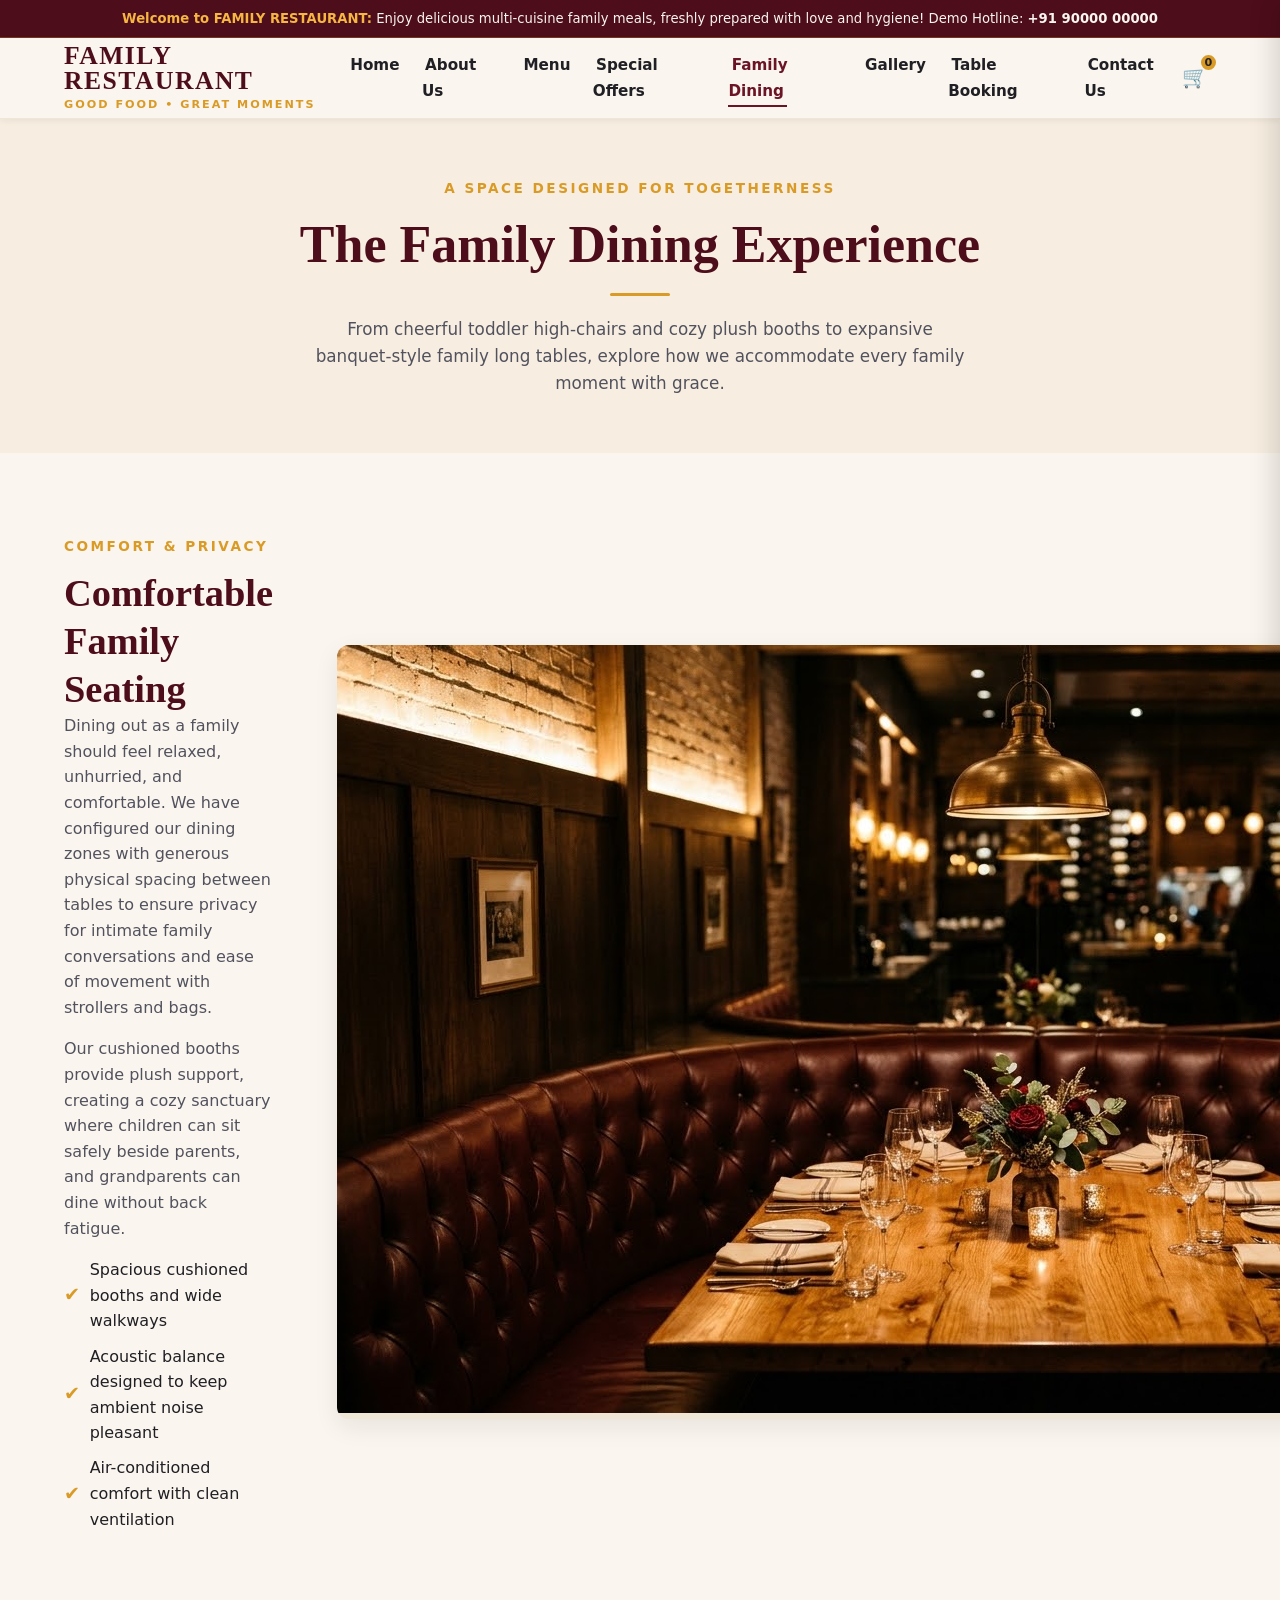
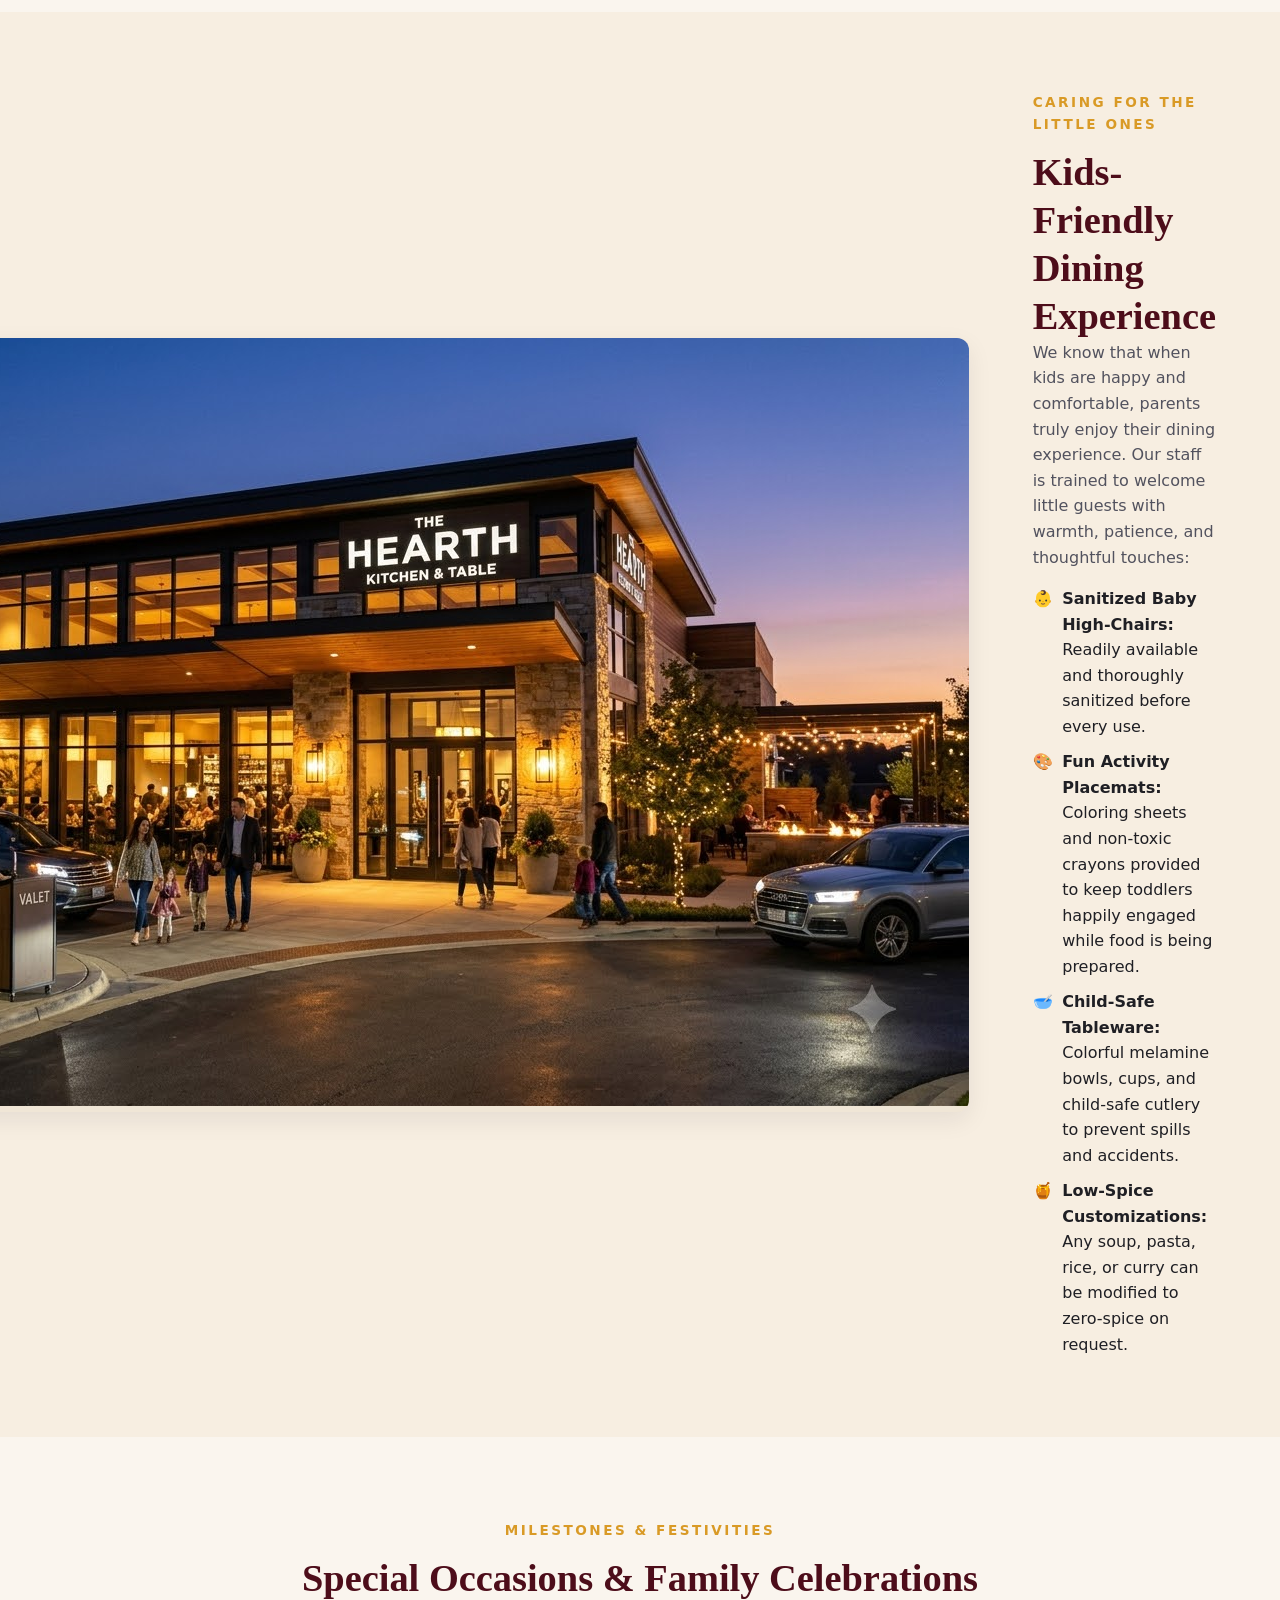
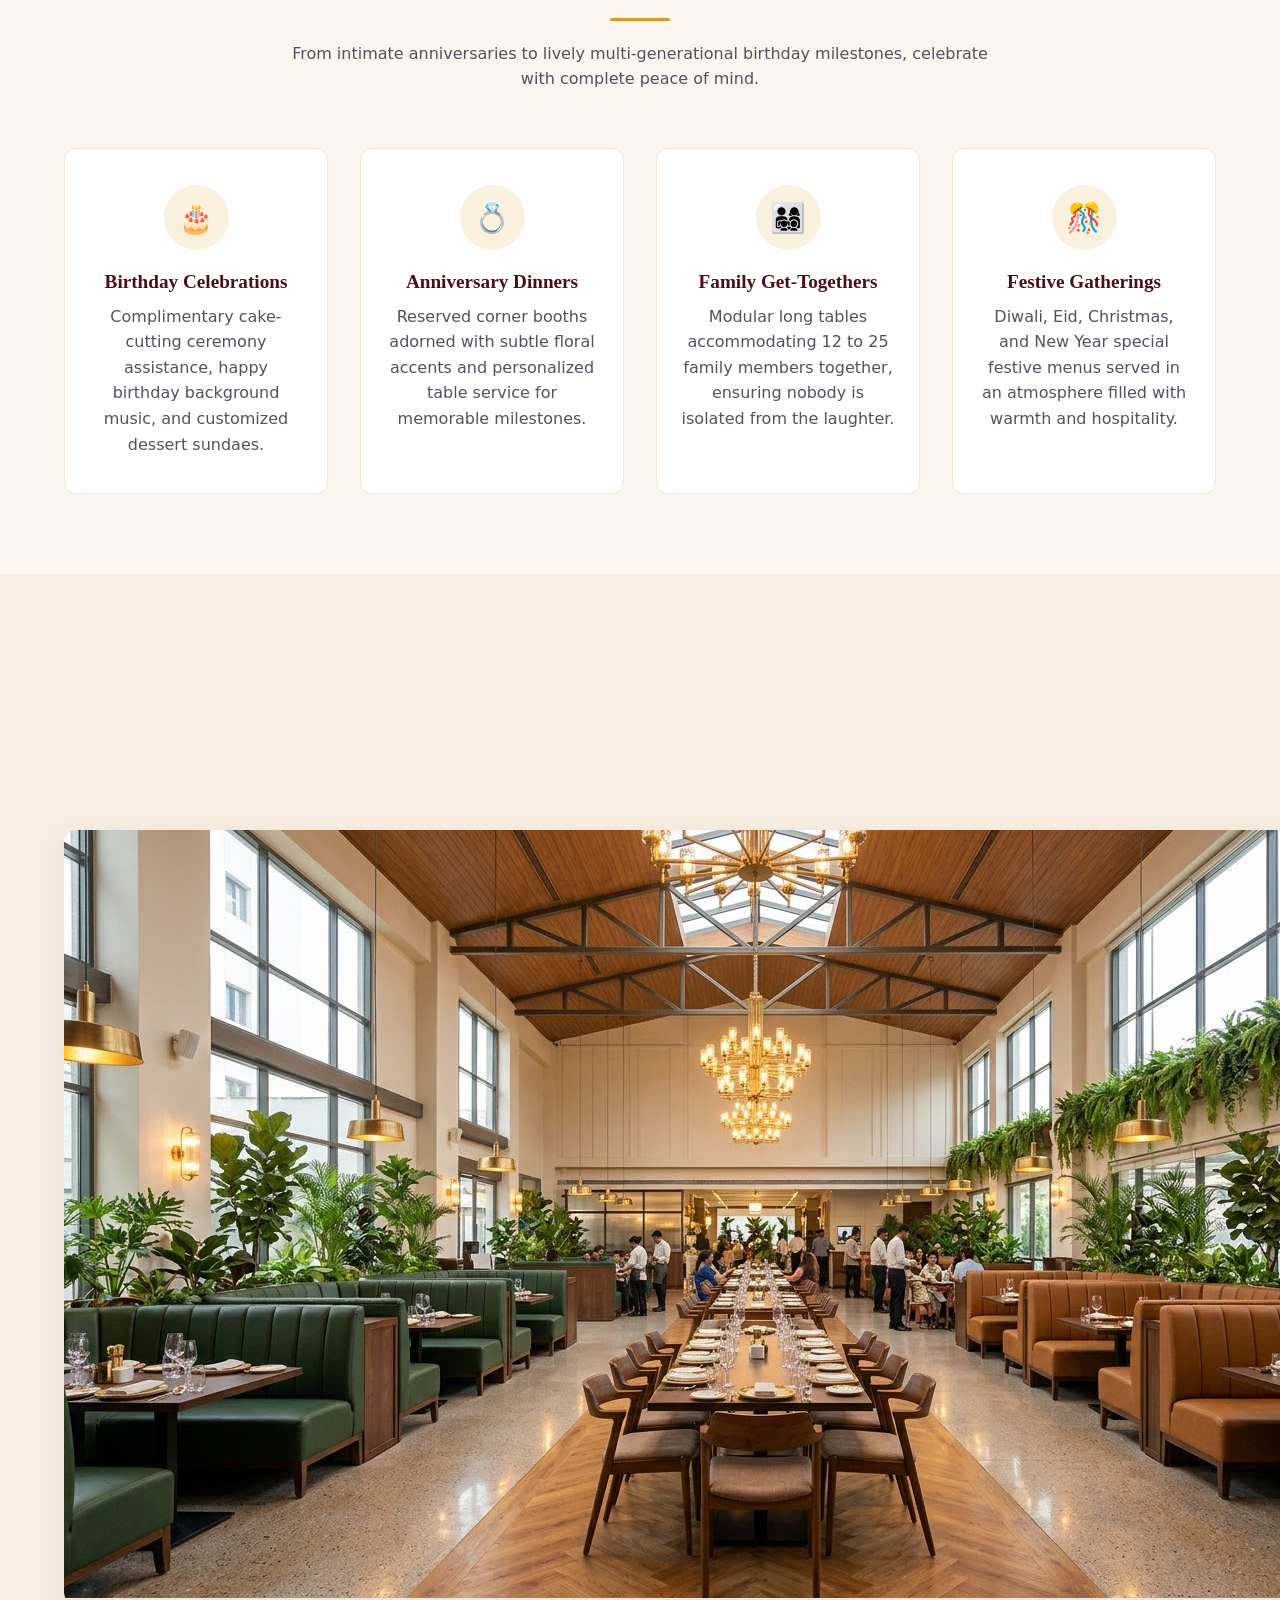
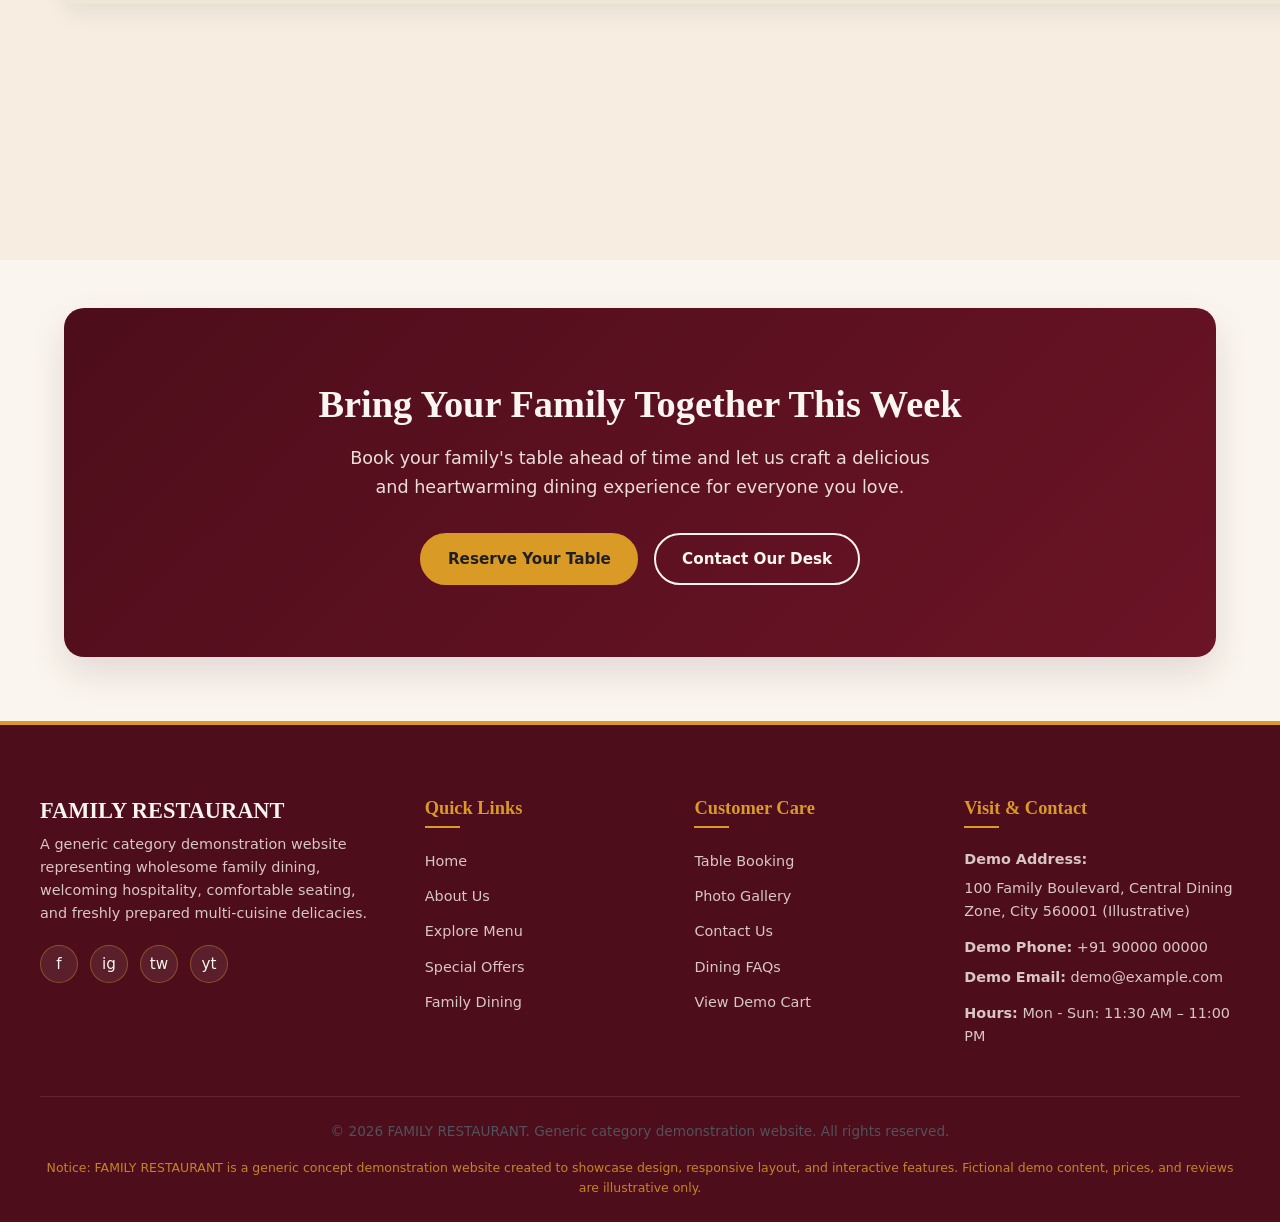
<file: family-dining.html>
<!DOCTYPE html>
<html lang="en">
<head>
  <meta charset="UTF-8">
  <meta name="viewport" content="width=device-width, initial-scale=1.0">
  <meta name="description" content="Experience Family Dining at FAMILY RESTAURANT - Comfortable family seating, kid-friendly dining, group arrangements, birthday celebrations, and private dining.">
  <title>Family Dining - FAMILY RESTAURANT</title>
  <link rel="stylesheet" href="css/style.css">
</head>
<body>

  <!-- Top Announcement Bar -->
  <aside class="announcement-bar" aria-label="Announcement">
    <span>Welcome to FAMILY RESTAURANT:</span> Enjoy delicious multi-cuisine family meals, freshly prepared with love and hygiene! Demo Hotline: <strong>+91 90000 00000</strong>
  </aside>

  <!-- Global Header -->
  <header class="site-header" role="banner">
    <div class="container nav-container">
      <a href="index.html" class="logo-link" aria-label="FAMILY RESTAURANT Home">
        <span class="site-logo">FAMILY RESTAURANT</span>
        <span class="site-logo-tagline">Good Food • Great Moments</span>
      </a>

      <!-- Desktop & Mobile Navigation Menu -->
      <nav aria-label="Main Navigation">
        <ul class="nav-menu" id="primaryNav">
          <li><a href="index.html" class="nav-link">Home</a></li>
          <li><a href="about.html" class="nav-link">About Us</a></li>
          <li><a href="menu.html" class="nav-link">Menu</a></li>
          <li><a href="offers.html" class="nav-link">Special Offers</a></li>
          <li><a href="family-dining.html" class="nav-link">Family Dining</a></li>
          <li><a href="gallery.html" class="nav-link">Gallery</a></li>
          <li><a href="booking.html" class="nav-link">Table Booking</a></li>
          <li><a href="contact.html" class="nav-link">Contact Us</a></li>
        </ul>
      </nav>

      <!-- Cart Action & Hamburger -->
      <div class="nav-actions">
        <button class="cart-icon-btn cart-toggle-trigger" aria-label="View demo shopping cart" title="View Demo Cart">
          🛒
          <span class="cart-counter">0</span>
        </button>
        <button class="mobile-toggle" aria-controls="primaryNav" aria-expanded="false" aria-label="Toggle navigation menu">
          <span></span>
          <span></span>
          <span></span>
        </button>
      </div>
    </div>
  </header>

  <main id="mainContent">

    <!-- Page Header Hero -->
    <section class="section-padding section-bg-light text-center" style="padding: 3.5rem 0;">
      <div class="container">
        <span class="section-subtitle">A Space Designed for Togetherness</span>
        <h1>The Family Dining Experience</h1>
        <div class="section-divider"></div>
        <p style="max-width: 650px; margin: 0 auto; font-size: 1.05rem;">
          From cheerful toddler high-chairs and cozy plush booths to expansive banquet-style family long tables, explore how we accommodate every family moment with grace.
        </p>
      </div>
    </section>

    <!-- Experience Pillar 1: Comfortable Family Seating -->
    <section class="section-padding">
      <div class="container">
        <div class="split-section">
          <div>
            <span class="section-subtitle">Comfort & Privacy</span>
            <h2>Comfortable Family Seating</h2>
            <p>
              Dining out as a family should feel relaxed, unhurried, and comfortable. We have configured our dining zones with generous physical spacing between tables to ensure privacy for intimate family conversations and ease of movement with strollers and bags.
            </p>
            <p>
              Our cushioned booths provide plush support, creating a cozy sanctuary where children can sit safely beside parents, and grandparents can dine without back fatigue.
            </p>
            <ul style="display: flex; flex-direction: column; gap: 0.6rem; margin-top: 1rem;">
              <li style="display: flex; gap: 0.6rem; align-items: center;">
                <span style="color: var(--color-accent); font-size: 1.2rem;">✔</span>
                <span>Spacious cushioned booths and wide walkways</span>
              </li>
              <li style="display: flex; gap: 0.6rem; align-items: center;">
                <span style="color: var(--color-accent); font-size: 1.2rem;">✔</span>
                <span>Acoustic balance designed to keep ambient noise pleasant</span>
              </li>
              <li style="display: flex; gap: 0.6rem; align-items: center;">
                <span style="color: var(--color-accent); font-size: 1.2rem;">✔</span>
                <span>Air-conditioned comfort with clean ventilation</span>
              </li>
            </ul>
          </div>
          <div>
            <div class="img-container wide-img-wrap">
              <img src="assets/images/interior-private-booth.jpg" alt="Comfortable Family Cushioned Seating" loading="lazy">
            </div>
          </div>
        </div>
      </div>
    </section>

    <!-- Experience Pillar 2: Kids-Friendly Dining -->
    <section class="section-padding section-bg-light">
      <div class="container">
        <div class="split-section reverse">
          <div>
            <span class="section-subtitle">Caring for the Little Ones</span>
            <h2>Kids-Friendly Dining Experience</h2>
            <p>
              We know that when kids are happy and comfortable, parents truly enjoy their dining experience. Our staff is trained to welcome little guests with warmth, patience, and thoughtful touches:
            </p>
            <ul style="display: flex; flex-direction: column; gap: 0.6rem; margin-top: 1rem;">
              <li style="display: flex; gap: 0.6rem; align-items: flex-start;">
                <span style="color: var(--color-veg); font-weight: bold;">👶</span>
                <span><strong>Sanitized Baby High-Chairs:</strong> Readily available and thoroughly sanitized before every use.</span>
              </li>
              <li style="display: flex; gap: 0.6rem; align-items: flex-start;">
                <span style="color: var(--color-veg); font-weight: bold;">🎨</span>
                <span><strong>Fun Activity Placemats:</strong> Coloring sheets and non-toxic crayons provided to keep toddlers happily engaged while food is being prepared.</span>
              </li>
              <li style="display: flex; gap: 0.6rem; align-items: flex-start;">
                <span style="color: var(--color-veg); font-weight: bold;">🥣</span>
                <span><strong>Child-Safe Tableware:</strong> Colorful melamine bowls, cups, and child-safe cutlery to prevent spills and accidents.</span>
              </li>
              <li style="display: flex; gap: 0.6rem; align-items: flex-start;">
                <span style="color: var(--color-veg); font-weight: bold;">🍯</span>
                <span><strong>Low-Spice Customizations:</strong> Any soup, pasta, rice, or curry can be modified to zero-spice on request.</span>
              </li>
            </ul>
          </div>
          <div>
            <div class="img-container wide-img-wrap">
              <img src="assets/images/kids-dining-fun.jpg" alt="Child-Friendly Dining Experience" loading="lazy">
            </div>
          </div>
        </div>
      </div>
    </section>

    <!-- Experience Pillar 3: Celebrations, Birthdays & Get-Togethers -->
    <section class="section-padding">
      <div class="container">
        <div class="section-header">
          <span class="section-subtitle">Milestones & Festivities</span>
          <h2 class="section-title">Special Occasions & Family Celebrations</h2>
          <div class="section-divider"></div>
          <p>From intimate anniversaries to lively multi-generational birthday milestones, celebrate with complete peace of mind.</p>
        </div>

        <div class="features-grid">
          <div class="feature-box">
            <div class="feature-icon-circle">🎂</div>
            <h3 class="feature-title">Birthday Celebrations</h3>
            <p>Complimentary cake-cutting ceremony assistance, happy birthday background music, and customized dessert sundaes.</p>
          </div>

          <div class="feature-box">
            <div class="feature-icon-circle">💍</div>
            <h3 class="feature-title">Anniversary Dinners</h3>
            <p>Reserved corner booths adorned with subtle floral accents and personalized table service for memorable milestones.</p>
          </div>

          <div class="feature-box">
            <div class="feature-icon-circle">👨‍👩‍👧‍👦</div>
            <h3 class="feature-title">Family Get-Togethers</h3>
            <p>Modular long tables accommodating 12 to 25 family members together, ensuring nobody is isolated from the laughter.</p>
          </div>

          <div class="feature-box">
            <div class="feature-icon-circle">🎊</div>
            <h3 class="feature-title">Festive Gatherings</h3>
            <p>Diwali, Eid, Christmas, and New Year special festive menus served in an atmosphere filled with warmth and hospitality.</p>
          </div>
        </div>
      </div>
    </section>

    <!-- Private Dining Showcase -->
    <section class="section-padding section-bg-light">
      <div class="container">
        <div class="split-section">
          <div>
            <div class="img-container wide-img-wrap">
              <img src="assets/images/interior-dining-hall.jpg" alt="Private & Semi-Private Family Dining Hall" loading="lazy">
            </div>
          </div>
          <div>
            <span class="section-subtitle">Exclusive Gatherings</span>
            <h2>Private & Semi-Private Dining Areas</h2>
            <p>
              For families desiring an exclusive setting, our semi-private dining enclosures offer an intimate atmosphere separated from the main dining floor. Perfect for pre-wedding family meetings, retirement dinners, or private reunions.
            </p>
            <p>
              Dedicated service captains are assigned specifically to your group to ensure prompt course-by-course serving and personalized dietary accommodations.
            </p>
            <div style="margin-top: 1.5rem;">
              <a href="booking.html" class="btn btn-primary">Inquire for Private Dining</a>
            </div>
          </div>
        </div>
      </div>
    </section>

    <!-- Reservation CTA -->
    <section class="container" style="margin-bottom: 4rem;">
      <div class="cta-banner">
        <h2>Bring Your Family Together This Week</h2>
        <p>Book your family's table ahead of time and let us craft a delicious and heartwarming dining experience for everyone you love.</p>
        <div style="display: flex; justify-content: center; gap: 1rem; flex-wrap: wrap;">
          <a href="booking.html" class="btn btn-accent">Reserve Your Table</a>
          <a href="contact.html" class="btn btn-outline-light">Contact Our Desk</a>
        </div>
      </div>
    </section>

  </main>

  <!-- Slide-over Demo Cart Drawer -->
  <div class="cart-drawer-overlay" id="cartOverlay"></div>
  <aside class="cart-drawer" id="cartDrawer" aria-label="Demo Shopping Cart">
    <div class="cart-drawer-header">
      <h3>Your Demo Order</h3>
      <button class="cart-close-btn" id="cartCloseBtn" aria-label="Close cart">&times;</button>
    </div>
    <div class="cart-items-list" id="cartItemsContainer"></div>
    <div class="cart-drawer-footer">
      <div class="cart-total-row">
        <span>Subtotal:</span>
        <span id="cartSubtotal">₹0</span>
      </div>
      <div class="cart-total-row" style="font-size: 1.3rem;">
        <span>Total (Demo):</span>
        <span id="cartTotal" style="color: var(--color-primary);">₹0</span>
      </div>
      <p style="font-size: 0.75rem; color: var(--color-dark-muted); margin-bottom: 1rem;">
        * This is an illustrative frontend demo. No real payment or delivery is handled.
      </p>
      <div style="display: flex; gap: 0.5rem;">
        <button class="btn btn-outline btn-sm" id="clearCartBtn" style="flex: 1;">Clear</button>
        <button class="btn btn-accent btn-sm" id="checkoutBtn" style="flex: 2;">Demo Checkout</button>
      </div>
    </div>
  </aside>

  <!-- Scroll to Top Button -->
  <button class="scroll-top-btn" id="scrollTopBtn" aria-label="Scroll back to top of page" title="Scroll to top">↑</button>

  <!-- Global Footer -->
  <footer class="site-footer" role="contentinfo">
    <div class="container footer-top">
      <div class="footer-grid">
        <div class="footer-col">
          <h3 style="font-family: var(--font-heading); font-size: 1.4rem; color: var(--color-cream); margin-bottom: 0.5rem;">FAMILY RESTAURANT</h3>
          <p style="margin-bottom: 1rem;">A generic category demonstration website representing wholesome family dining, welcoming hospitality, comfortable seating, and freshly prepared multi-cuisine delicacies.</p>
          <div class="footer-social-links">
            <a href="#" class="social-icon-btn" aria-label="Facebook (Demo placeholder)">f</a>
            <a href="#" class="social-icon-btn" aria-label="Instagram (Demo placeholder)">ig</a>
            <a href="#" class="social-icon-btn" aria-label="Twitter (Demo placeholder)">tw</a>
            <a href="#" class="social-icon-btn" aria-label="YouTube (Demo placeholder)">yt</a>
          </div>
        </div>
        <div class="footer-col">
          <h4>Quick Links</h4>
          <ul class="footer-links">
            <li><a href="index.html">Home</a></li>
            <li><a href="about.html">About Us</a></li>
            <li><a href="menu.html">Explore Menu</a></li>
            <li><a href="offers.html">Special Offers</a></li>
            <li><a href="family-dining.html">Family Dining</a></li>
          </ul>
        </div>
        <div class="footer-col">
          <h4>Customer Care</h4>
          <ul class="footer-links">
            <li><a href="booking.html">Table Booking</a></li>
            <li><a href="gallery.html">Photo Gallery</a></li>
            <li><a href="contact.html">Contact Us</a></li>
            <li><a href="contact.html#faq">Dining FAQs</a></li>
            <li><a href="#" class="cart-toggle-trigger">View Demo Cart</a></li>
          </ul>
        </div>
        <div class="footer-col">
          <h4>Visit & Contact</h4>
          <p style="margin-bottom: 0.4rem;"><strong>Demo Address:</strong></p>
          <p style="margin-bottom: 0.8rem;">100 Family Boulevard, Central Dining Zone, City 560001 (Illustrative)</p>
          <p style="margin-bottom: 0.4rem;"><strong>Demo Phone:</strong> +91 90000 00000</p>
          <p style="margin-bottom: 0.8rem;"><strong>Demo Email:</strong> demo@example.com</p>
          <p><strong>Hours:</strong> Mon - Sun: 11:30 AM – 11:00 PM</p>
        </div>
      </div>
    </div>
    <div class="container footer-bottom">
      <p>&copy; 2026 FAMILY RESTAURANT. Generic category demonstration website. All rights reserved.</p>
      <p class="footer-disclaimer">
        Notice: FAMILY RESTAURANT is a generic concept demonstration website created to showcase design, responsive layout, and interactive features. Fictional demo content, prices, and reviews are illustrative only.
      </p>
    </div>
  </footer>

  <script src="js/script.js"></script>
</body>
</html>
</file>
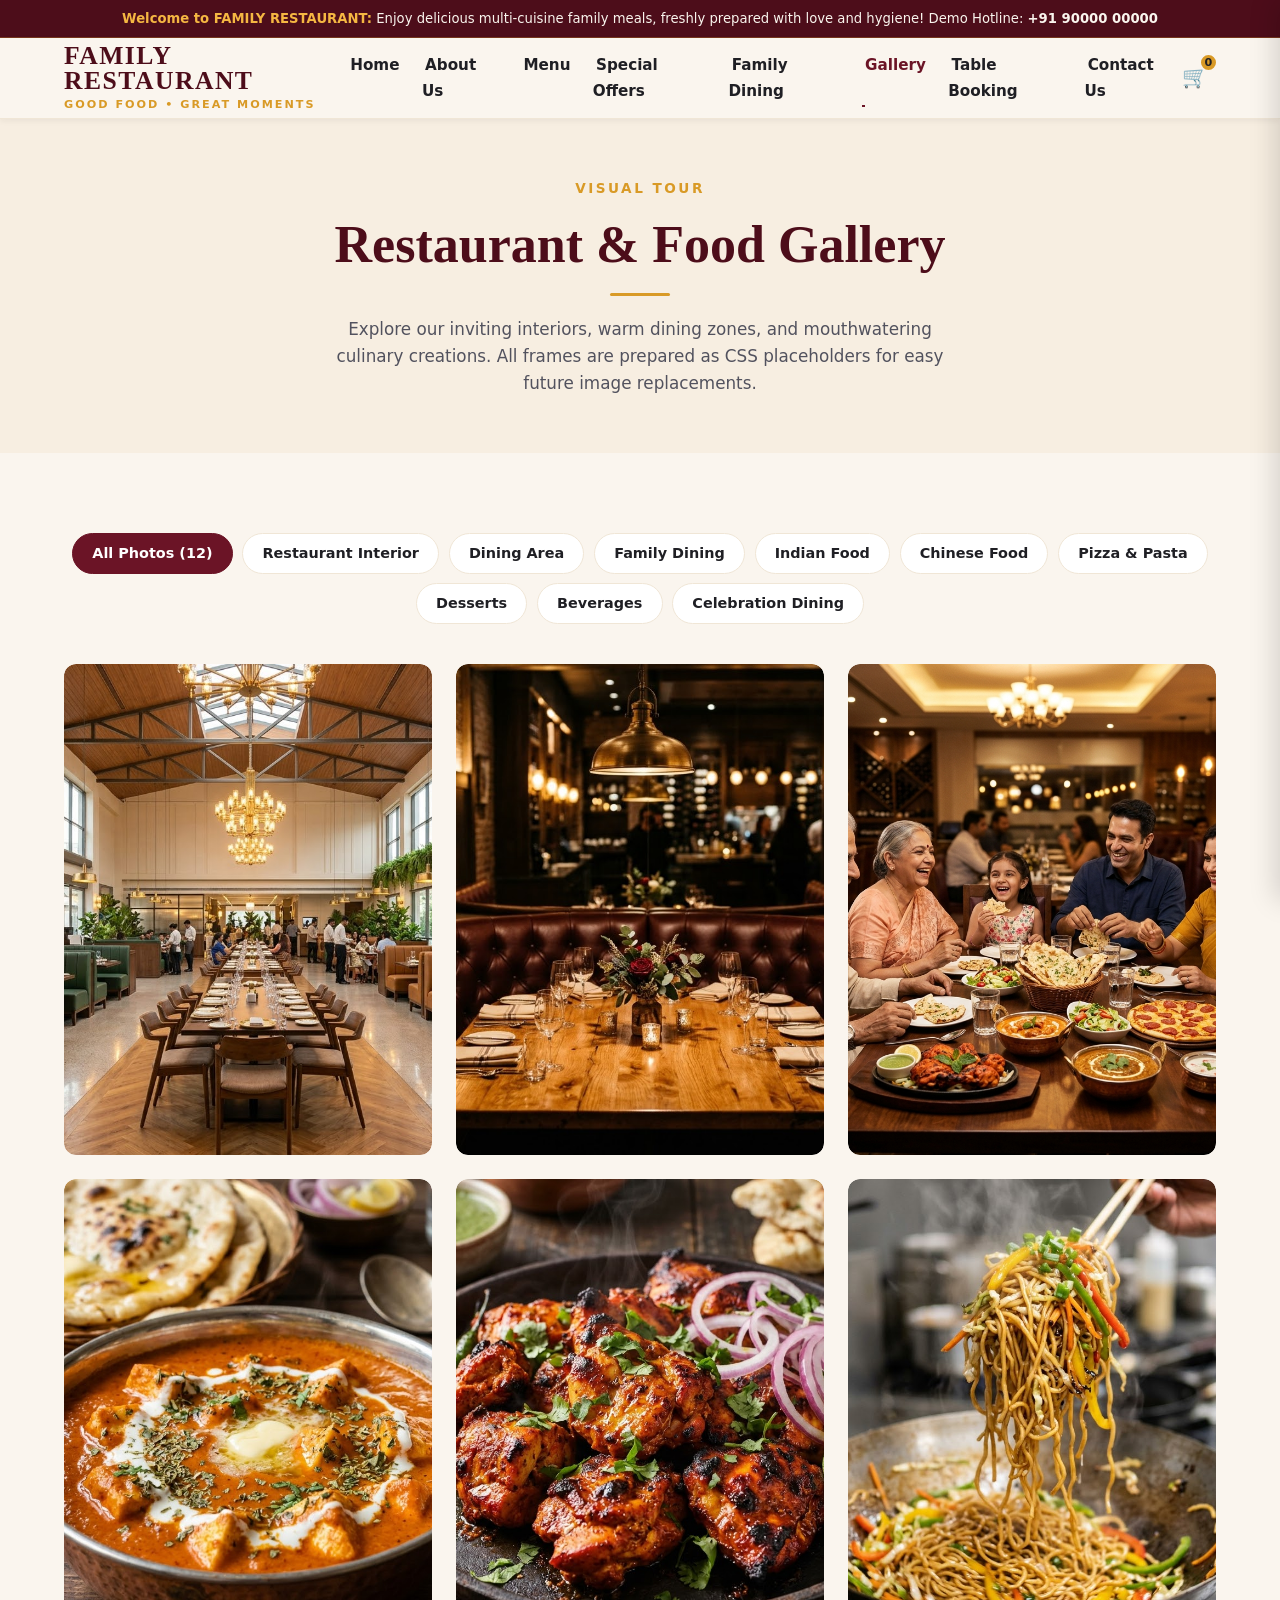
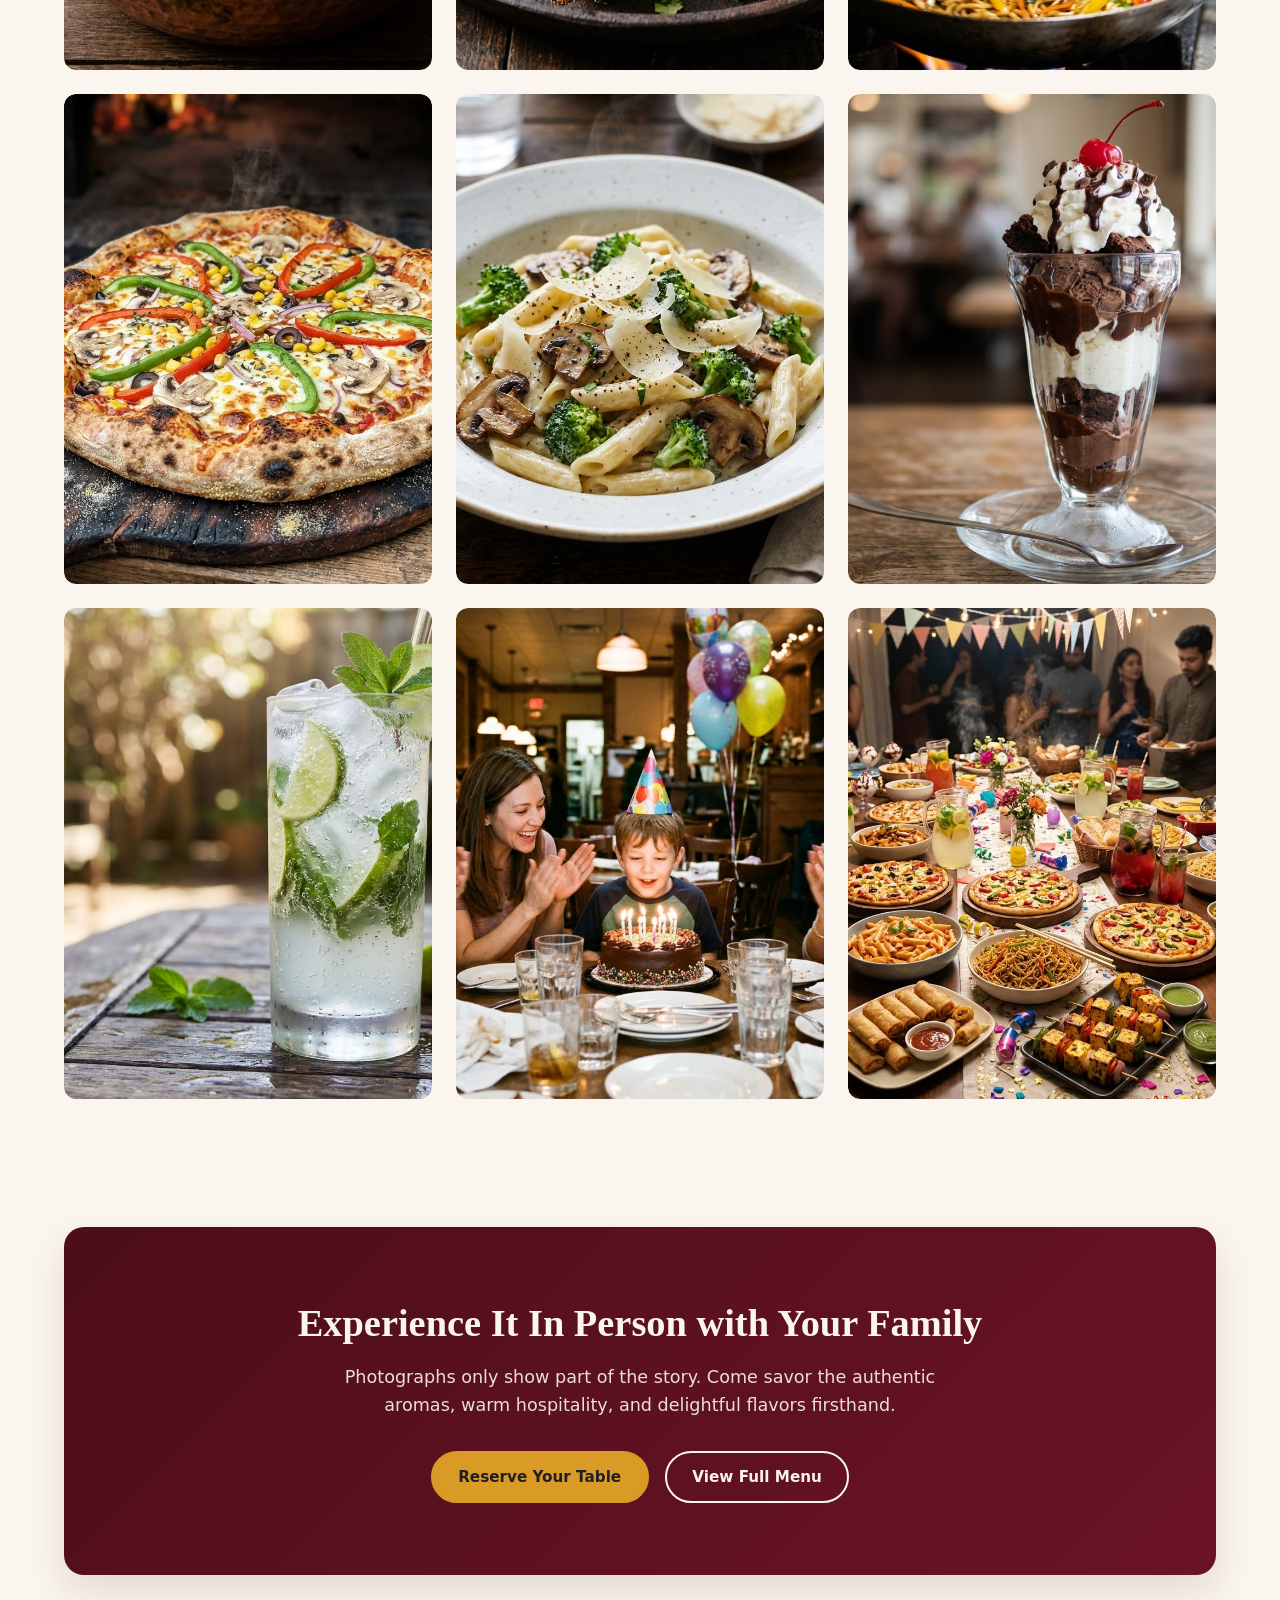
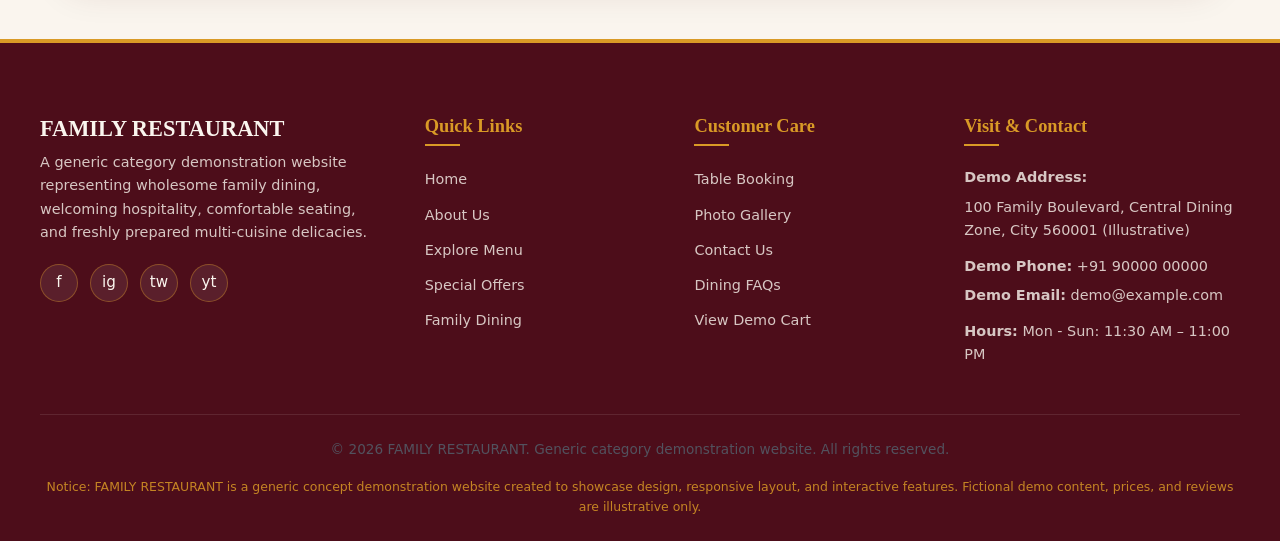
<file: gallery.html>
<!DOCTYPE html>
<html lang="en">
<head>
  <meta charset="UTF-8">
  <meta name="viewport" content="width=device-width, initial-scale=1.0">
  <meta name="description" content="FAMILY RESTAURANT Photo Gallery - Visual showcase of restaurant interiors, family dining spaces, Indian cuisine, Chinese food, pizza, desserts, and celebration dining.">
  <title>Gallery - FAMILY RESTAURANT</title>
  <link rel="stylesheet" href="css/style.css">
</head>
<body>

  <!-- Top Announcement Bar -->
  <aside class="announcement-bar" aria-label="Announcement">
    <span>Welcome to FAMILY RESTAURANT:</span> Enjoy delicious multi-cuisine family meals, freshly prepared with love and hygiene! Demo Hotline: <strong>+91 90000 00000</strong>
  </aside>

  <!-- Global Header -->
  <header class="site-header" role="banner">
    <div class="container nav-container">
      <a href="index.html" class="logo-link" aria-label="FAMILY RESTAURANT Home">
        <span class="site-logo">FAMILY RESTAURANT</span>
        <span class="site-logo-tagline">Good Food • Great Moments</span>
      </a>

      <!-- Desktop & Mobile Navigation Menu -->
      <nav aria-label="Main Navigation">
        <ul class="nav-menu" id="primaryNav">
          <li><a href="index.html" class="nav-link">Home</a></li>
          <li><a href="about.html" class="nav-link">About Us</a></li>
          <li><a href="menu.html" class="nav-link">Menu</a></li>
          <li><a href="offers.html" class="nav-link">Special Offers</a></li>
          <li><a href="family-dining.html" class="nav-link">Family Dining</a></li>
          <li><a href="gallery.html" class="nav-link">Gallery</a></li>
          <li><a href="booking.html" class="nav-link">Table Booking</a></li>
          <li><a href="contact.html" class="nav-link">Contact Us</a></li>
        </ul>
      </nav>

      <!-- Cart Action & Hamburger -->
      <div class="nav-actions">
        <button class="cart-icon-btn cart-toggle-trigger" aria-label="View demo shopping cart" title="View Demo Cart">
          🛒
          <span class="cart-counter">0</span>
        </button>
        <button class="mobile-toggle" aria-controls="primaryNav" aria-expanded="false" aria-label="Toggle navigation menu">
          <span></span>
          <span></span>
          <span></span>
        </button>
      </div>
    </div>
  </header>

  <main id="mainContent">

    <!-- Page Header Hero -->
    <section class="section-padding section-bg-light text-center" style="padding: 3.5rem 0;">
      <div class="container">
        <span class="section-subtitle">Visual Tour</span>
        <h1>Restaurant & Food Gallery</h1>
        <div class="section-divider"></div>
        <p style="max-width: 650px; margin: 0 auto; font-size: 1.05rem;">
          Explore our inviting interiors, warm dining zones, and mouthwatering culinary creations. All frames are prepared as CSS placeholders for easy future image replacements.
        </p>
      </div>
    </section>

    <!-- Gallery Section with Filters -->
    <section class="section-padding">
      <div class="container">

        <!-- Gallery Category Filter Buttons -->
        <div class="menu-controls" style="margin-bottom: 2.5rem;">
          <div class="filter-tags" role="toolbar" aria-label="Gallery category filters">
            <button class="filter-btn gallery-filter-btn active" data-category="all">All Photos (12)</button>
            <button class="filter-btn gallery-filter-btn" data-category="interior">Restaurant Interior</button>
            <button class="filter-btn gallery-filter-btn" data-category="dining">Dining Area</button>
            <button class="filter-btn gallery-filter-btn" data-category="family">Family Dining</button>
            <button class="filter-btn gallery-filter-btn" data-category="indian">Indian Food</button>
            <button class="filter-btn gallery-filter-btn" data-category="chinese">Chinese Food</button>
            <button class="filter-btn gallery-filter-btn" data-category="pizza-pasta">Pizza & Pasta</button>
            <button class="filter-btn gallery-filter-btn" data-category="desserts">Desserts</button>
            <button class="filter-btn gallery-filter-btn" data-category="beverages">Beverages</button>
            <button class="filter-btn gallery-filter-btn" data-category="celebration">Celebration Dining</button>
          </div>
        </div>

        <!-- Gallery Grid (12 Categorized Showcase Items) -->
        <div class="gallery-grid" id="galleryGrid">

          <!-- 1. Interior -->
          <div class="gallery-item" data-category="interior">
            <div class="img-container tall-img-wrap">
              <img src="assets/images/interior-dining-hall.jpg" alt="Grand Dining Hall Interior" loading="lazy">
            </div>
          </div>

          <!-- 2. Dining Area -->
          <div class="gallery-item" data-category="dining">
            <div class="img-container tall-img-wrap">
              <img src="assets/images/interior-private-booth.jpg" alt="Cozy Family Dining Booths" loading="lazy">
            </div>
          </div>

          <!-- 3. Family Dining -->
          <div class="gallery-item" data-category="family">
            <div class="img-container tall-img-wrap">
              <img src="assets/images/hero-family-dining.jpg" alt="Multi-Generational Family Dining" loading="lazy">
            </div>
          </div>

          <!-- 4. Indian Food - Thali / Curries -->
          <div class="gallery-item" data-category="indian">
            <div class="img-container tall-img-wrap">
              <img src="assets/images/main-paneer-butter-masala.jpg" alt="Authentic Indian Paneer Butter Masala" loading="lazy">
            </div>
          </div>

          <!-- 5. Indian Food - Tandoori Tikka -->
          <div class="gallery-item" data-category="indian">
            <div class="img-container tall-img-wrap">
              <img src="assets/images/starters-chicken-tikka.jpg" alt="Sizzling Charcoal Chicken Tikka" loading="lazy">
            </div>
          </div>

          <!-- 6. Chinese Food -->
          <div class="gallery-item" data-category="chinese">
            <div class="img-container tall-img-wrap">
              <img src="assets/images/chinese-hakka-noodles.jpg" alt="Wok Tossed Hakka Noodles" loading="lazy">
            </div>
          </div>

          <!-- 7. Pizza & Pasta -->
          <div class="gallery-item" data-category="pizza-pasta">
            <div class="img-container tall-img-wrap">
              <img src="assets/images/pizza-farmhouse.jpg" alt="Stone-Baked Farmhouse Pizza" loading="lazy">
            </div>
          </div>

          <!-- 8. Pizza & Pasta -->
          <div class="gallery-item" data-category="pizza-pasta">
            <div class="img-container tall-img-wrap">
              <img src="assets/images/pasta-white-sauce.jpg" alt="Creamy White Sauce Penne Pasta" loading="lazy">
            </div>
          </div>

          <!-- 9. Desserts -->
          <div class="gallery-item" data-category="desserts">
            <div class="img-container tall-img-wrap">
              <img src="assets/images/dessert-sundae.jpg" alt="Celebration Chocolate Ice Cream Sundae" loading="lazy">
            </div>
          </div>

          <!-- 10. Beverages -->
          <div class="gallery-item" data-category="beverages">
            <div class="img-container tall-img-wrap">
              <img src="assets/images/beverage-lime-soda.jpg" alt="Refreshing Chilled Lime Soda" loading="lazy">
            </div>
          </div>

          <!-- 11. Celebration Dining -->
          <div class="gallery-item" data-category="celebration">
            <div class="img-container tall-img-wrap">
              <img src="assets/images/celebration-birthday.jpg" alt="Family Birthday Celebration" loading="lazy">
            </div>
          </div>

          <!-- 12. Celebration Dining -->
          <div class="gallery-item" data-category="celebration">
            <div class="img-container tall-img-wrap">
              <img src="assets/images/offer-party-pack.jpg" alt="Celebration Banquet Dining Setup" loading="lazy">
            </div>
          </div>

        </div>

      </div>
    </section>

    <!-- Gallery CTA Banner -->
    <section class="container" style="margin-bottom: 4rem;">
      <div class="cta-banner">
        <h2>Experience It In Person with Your Family</h2>
        <p>Photographs only show part of the story. Come savor the authentic aromas, warm hospitality, and delightful flavors firsthand.</p>
        <div style="display: flex; justify-content: center; gap: 1rem; flex-wrap: wrap;">
          <a href="booking.html" class="btn btn-accent">Reserve Your Table</a>
          <a href="menu.html" class="btn btn-outline-light">View Full Menu</a>
        </div>
      </div>
    </section>

  </main>

  <!-- Slide-over Demo Cart Drawer -->
  <div class="cart-drawer-overlay" id="cartOverlay"></div>
  <aside class="cart-drawer" id="cartDrawer" aria-label="Demo Shopping Cart">
    <div class="cart-drawer-header">
      <h3>Your Demo Order</h3>
      <button class="cart-close-btn" id="cartCloseBtn" aria-label="Close cart">&times;</button>
    </div>
    <div class="cart-items-list" id="cartItemsContainer"></div>
    <div class="cart-drawer-footer">
      <div class="cart-total-row">
        <span>Subtotal:</span>
        <span id="cartSubtotal">₹0</span>
      </div>
      <div class="cart-total-row" style="font-size: 1.3rem;">
        <span>Total (Demo):</span>
        <span id="cartTotal" style="color: var(--color-primary);">₹0</span>
      </div>
      <p style="font-size: 0.75rem; color: var(--color-dark-muted); margin-bottom: 1rem;">
        * This is an illustrative frontend demo. No real payment or delivery is handled.
      </p>
      <div style="display: flex; gap: 0.5rem;">
        <button class="btn btn-outline btn-sm" id="clearCartBtn" style="flex: 1;">Clear</button>
        <button class="btn btn-accent btn-sm" id="checkoutBtn" style="flex: 2;">Demo Checkout</button>
      </div>
    </div>
  </aside>

  <!-- Scroll to Top Button -->
  <button class="scroll-top-btn" id="scrollTopBtn" aria-label="Scroll back to top of page" title="Scroll to top">↑</button>

  <!-- Global Footer -->
  <footer class="site-footer" role="contentinfo">
    <div class="container footer-top">
      <div class="footer-grid">
        <div class="footer-col">
          <h3 style="font-family: var(--font-heading); font-size: 1.4rem; color: var(--color-cream); margin-bottom: 0.5rem;">FAMILY RESTAURANT</h3>
          <p style="margin-bottom: 1rem;">A generic category demonstration website representing wholesome family dining, welcoming hospitality, comfortable seating, and freshly prepared multi-cuisine delicacies.</p>
          <div class="footer-social-links">
            <a href="#" class="social-icon-btn" aria-label="Facebook (Demo placeholder)">f</a>
            <a href="#" class="social-icon-btn" aria-label="Instagram (Demo placeholder)">ig</a>
            <a href="#" class="social-icon-btn" aria-label="Twitter (Demo placeholder)">tw</a>
            <a href="#" class="social-icon-btn" aria-label="YouTube (Demo placeholder)">yt</a>
          </div>
        </div>
        <div class="footer-col">
          <h4>Quick Links</h4>
          <ul class="footer-links">
            <li><a href="index.html">Home</a></li>
            <li><a href="about.html">About Us</a></li>
            <li><a href="menu.html">Explore Menu</a></li>
            <li><a href="offers.html">Special Offers</a></li>
            <li><a href="family-dining.html">Family Dining</a></li>
          </ul>
        </div>
        <div class="footer-col">
          <h4>Customer Care</h4>
          <ul class="footer-links">
            <li><a href="booking.html">Table Booking</a></li>
            <li><a href="gallery.html">Photo Gallery</a></li>
            <li><a href="contact.html">Contact Us</a></li>
            <li><a href="contact.html#faq">Dining FAQs</a></li>
            <li><a href="#" class="cart-toggle-trigger">View Demo Cart</a></li>
          </ul>
        </div>
        <div class="footer-col">
          <h4>Visit & Contact</h4>
          <p style="margin-bottom: 0.4rem;"><strong>Demo Address:</strong></p>
          <p style="margin-bottom: 0.8rem;">100 Family Boulevard, Central Dining Zone, City 560001 (Illustrative)</p>
          <p style="margin-bottom: 0.4rem;"><strong>Demo Phone:</strong> +91 90000 00000</p>
          <p style="margin-bottom: 0.8rem;"><strong>Demo Email:</strong> demo@example.com</p>
          <p><strong>Hours:</strong> Mon - Sun: 11:30 AM – 11:00 PM</p>
        </div>
      </div>
    </div>
    <div class="container footer-bottom">
      <p>&copy; 2026 FAMILY RESTAURANT. Generic category demonstration website. All rights reserved.</p>
      <p class="footer-disclaimer">
        Notice: FAMILY RESTAURANT is a generic concept demonstration website created to showcase design, responsive layout, and interactive features. Fictional demo content, prices, and reviews are illustrative only.
      </p>
    </div>
  </footer>

  <script src="js/script.js"></script>
</body>
</html>
</file>
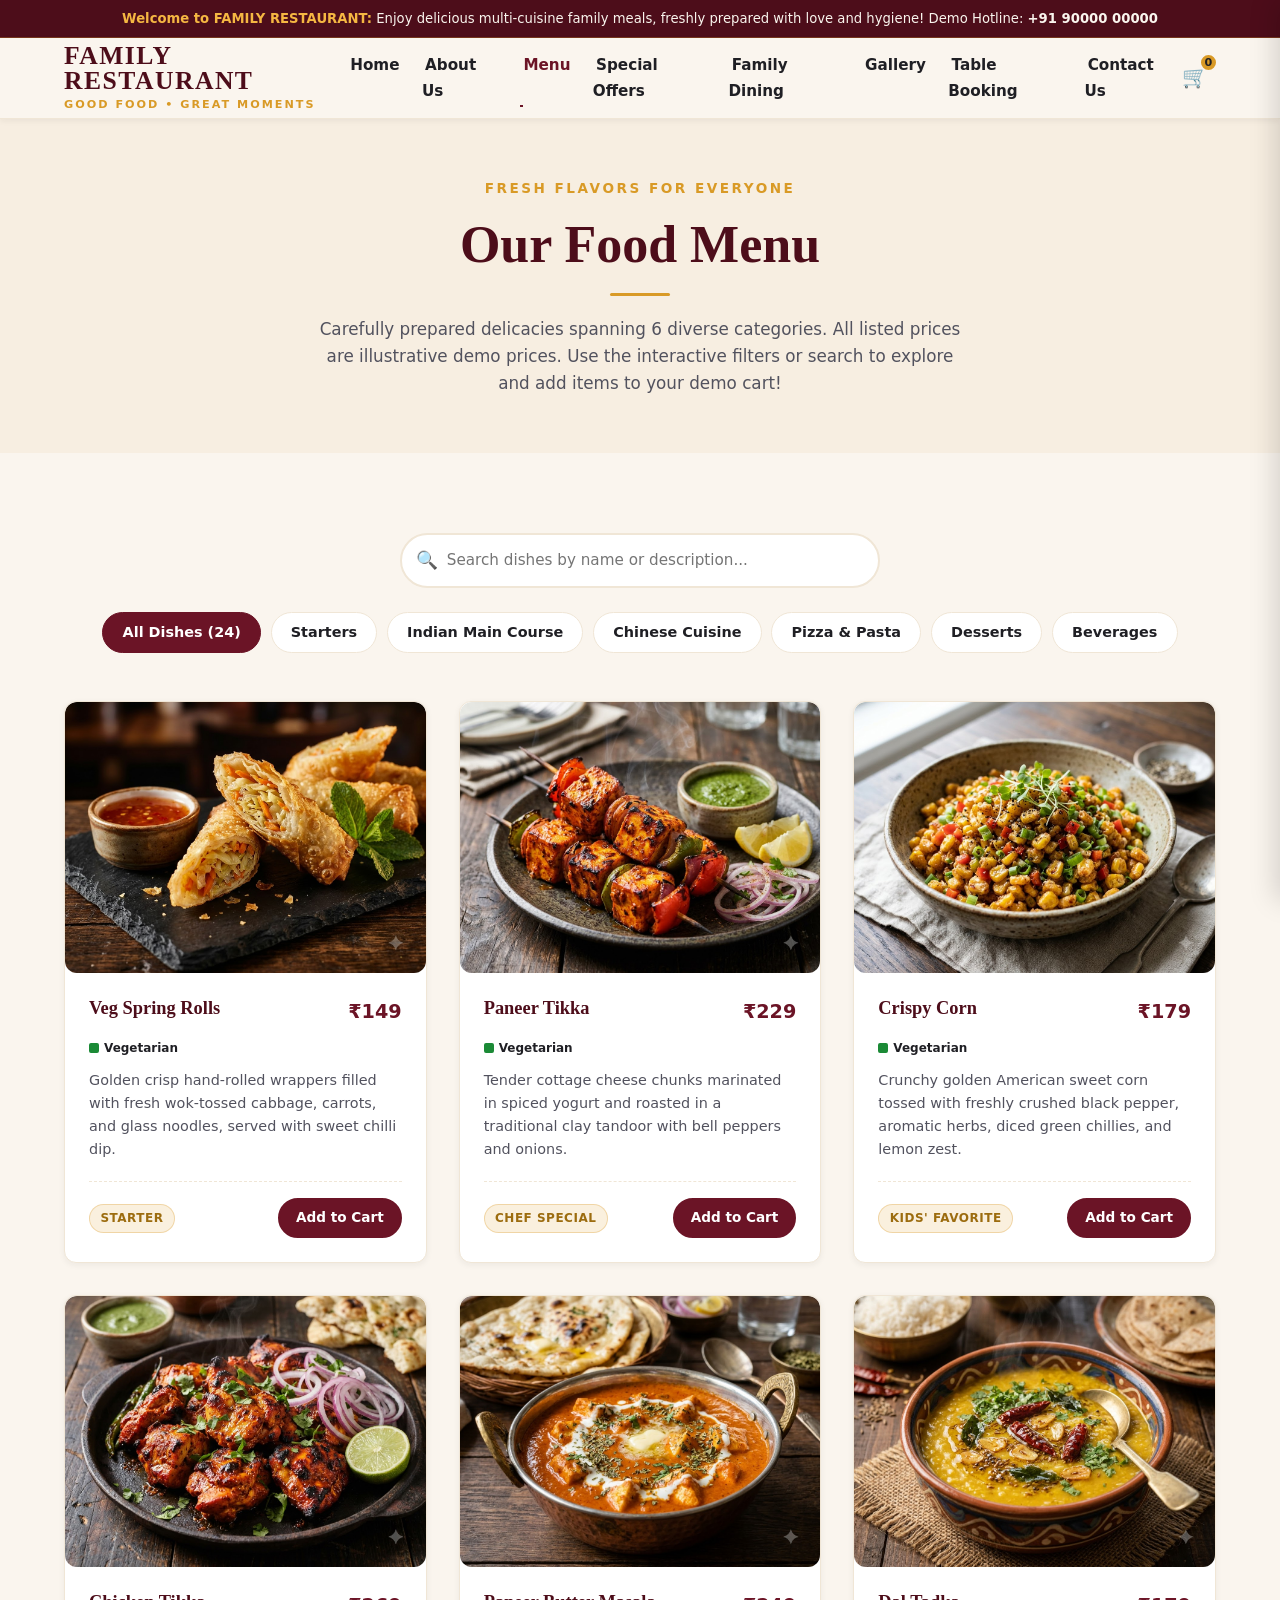
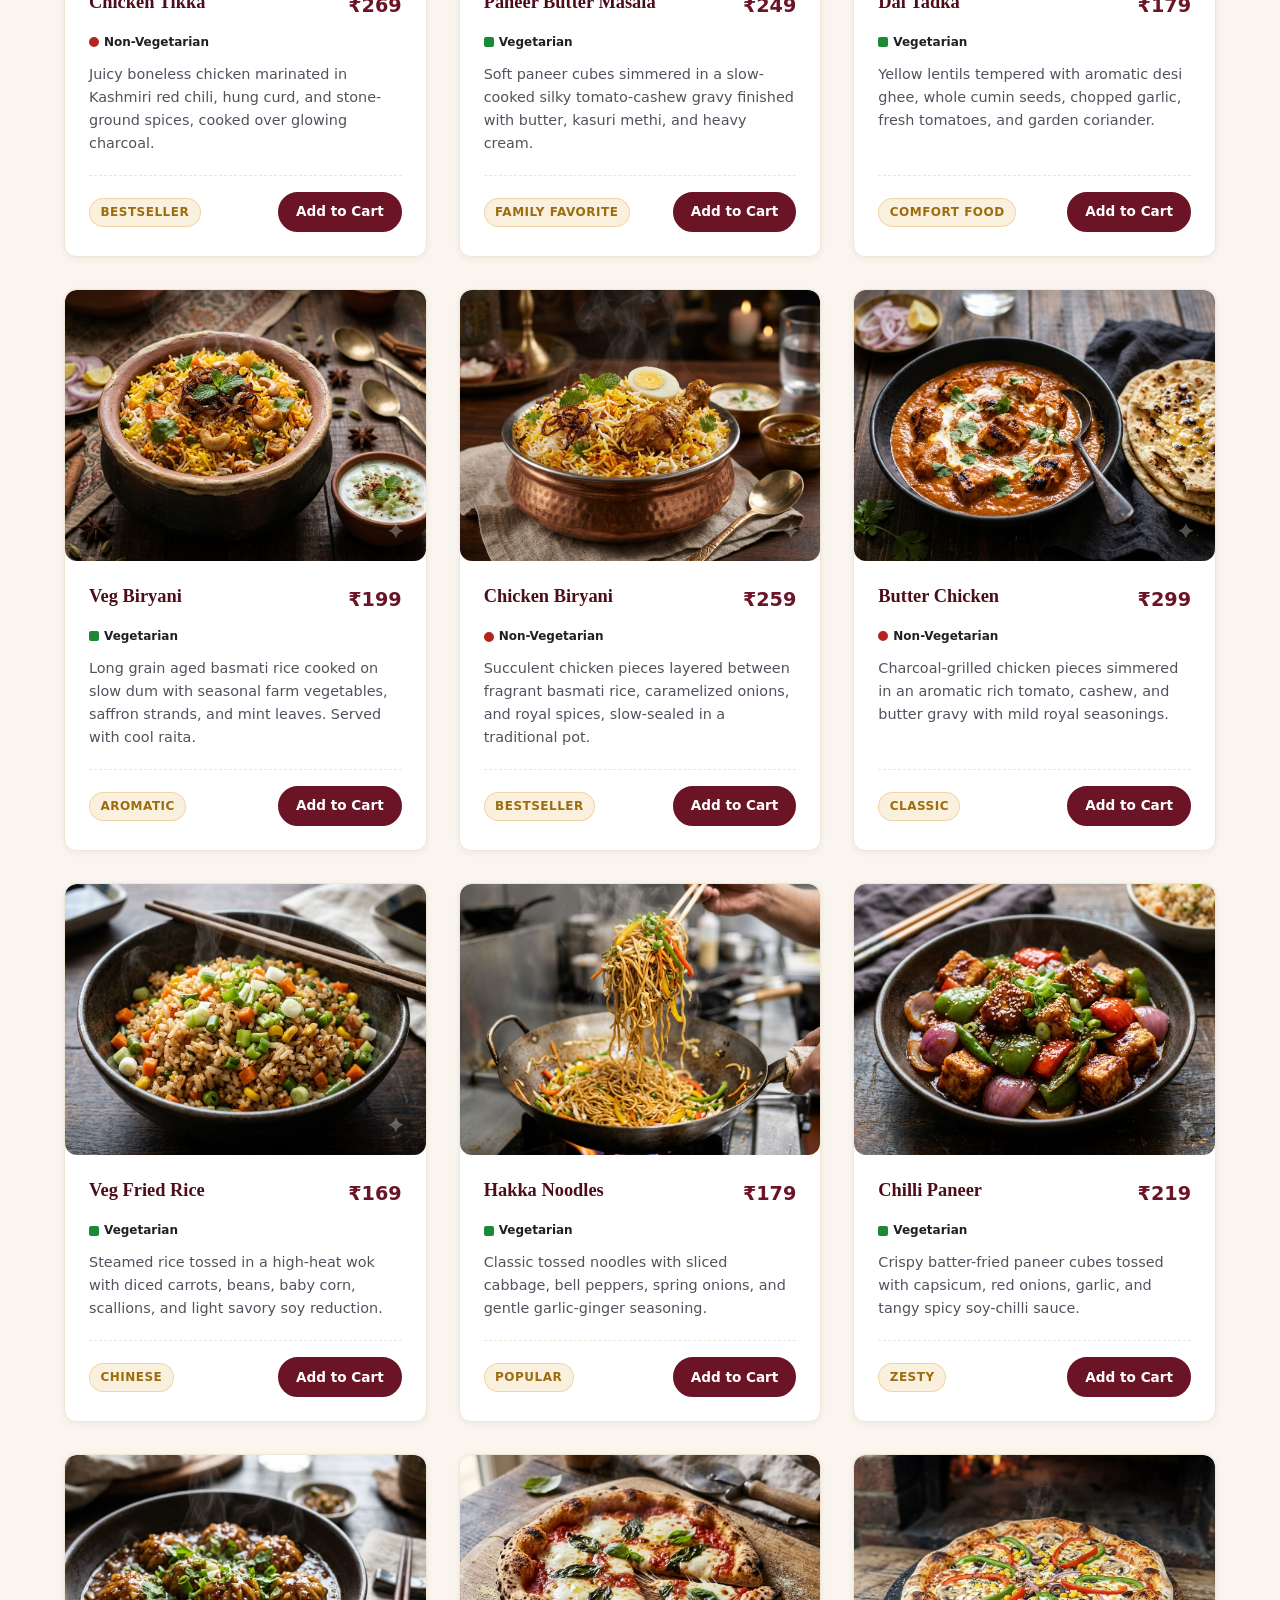
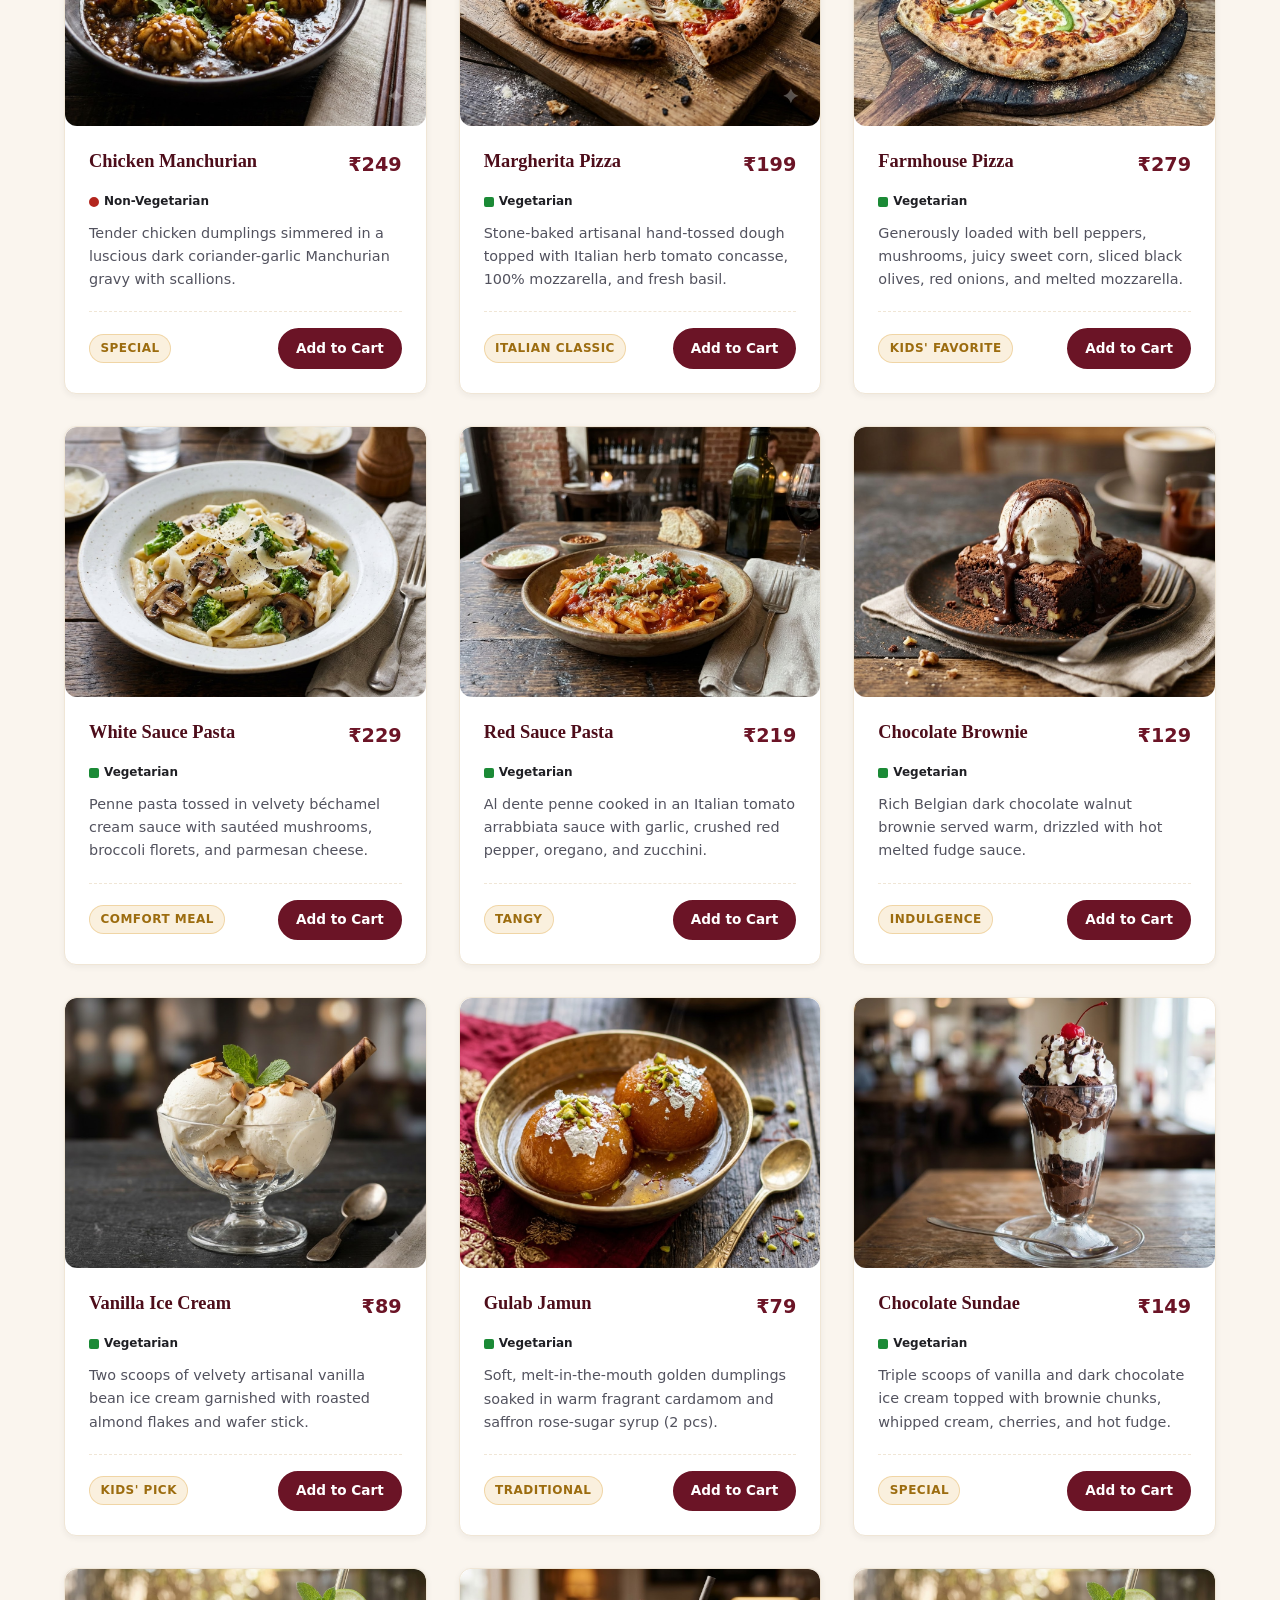
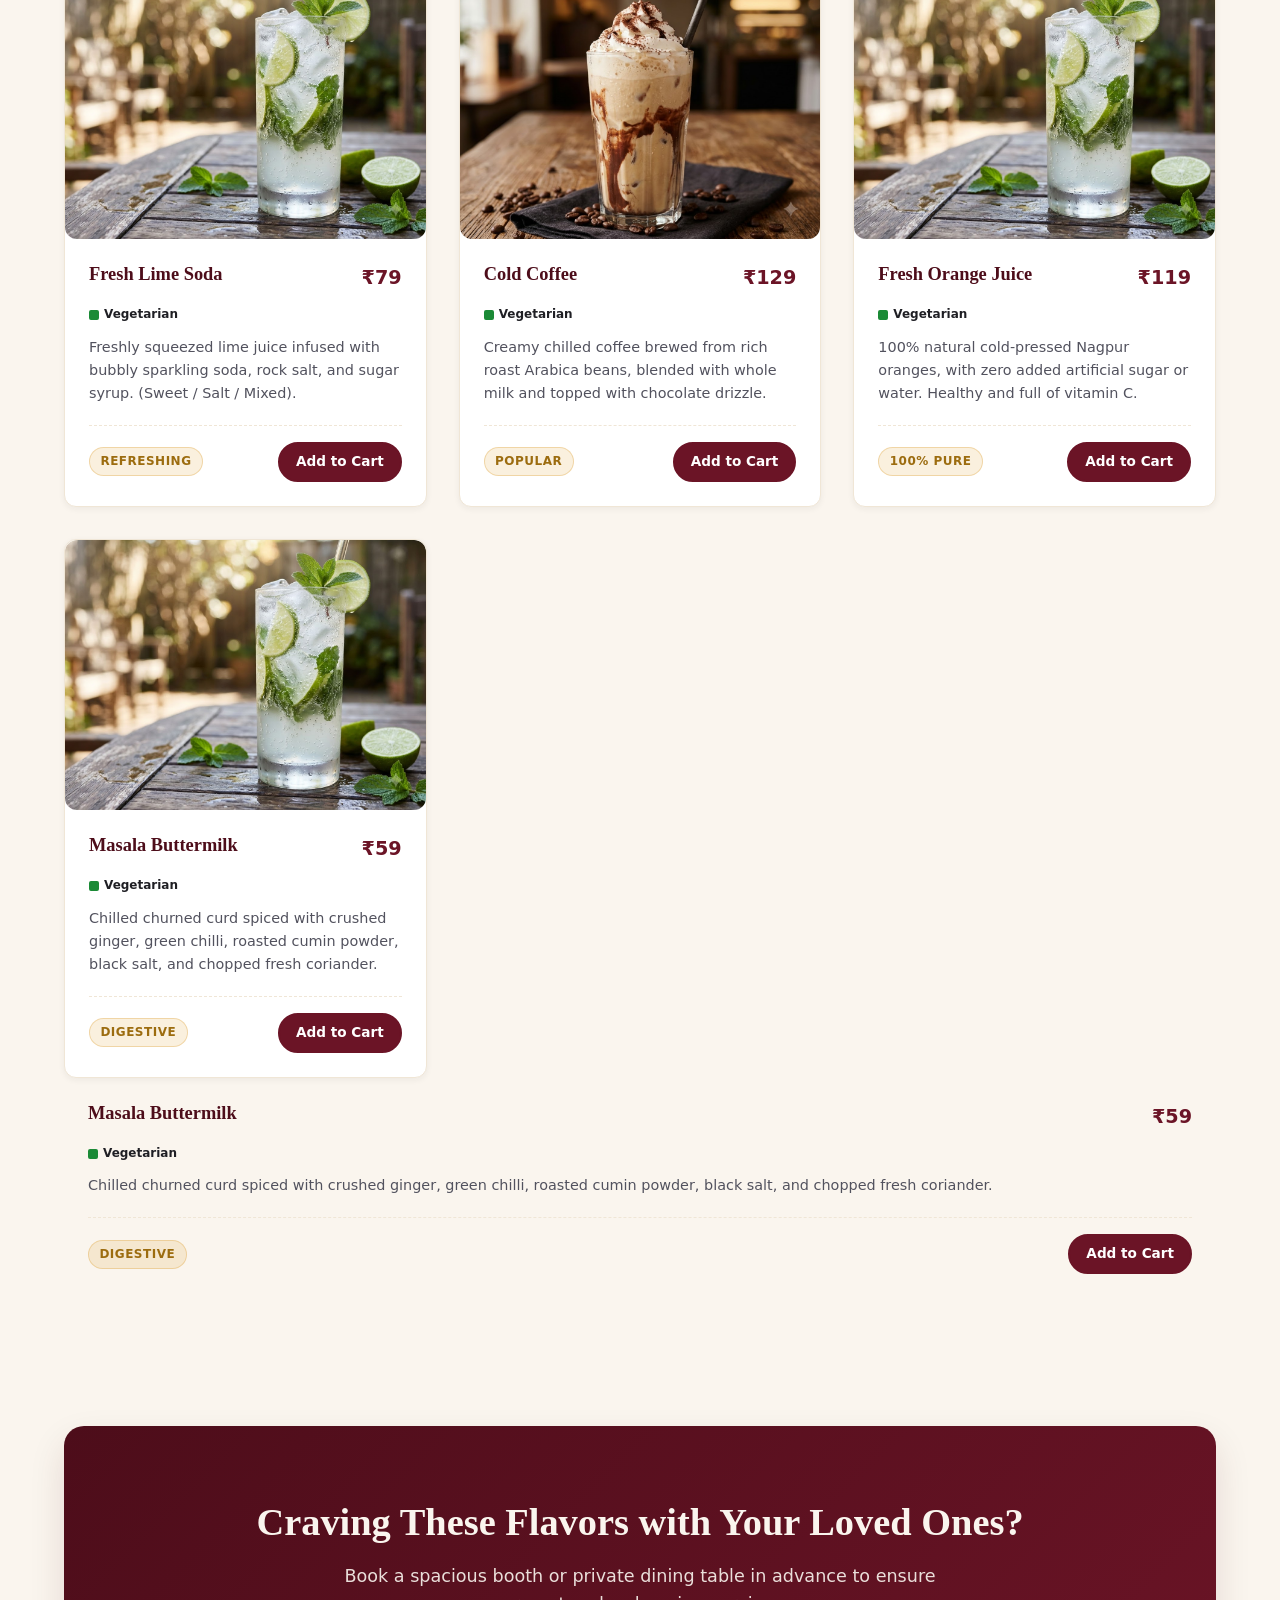
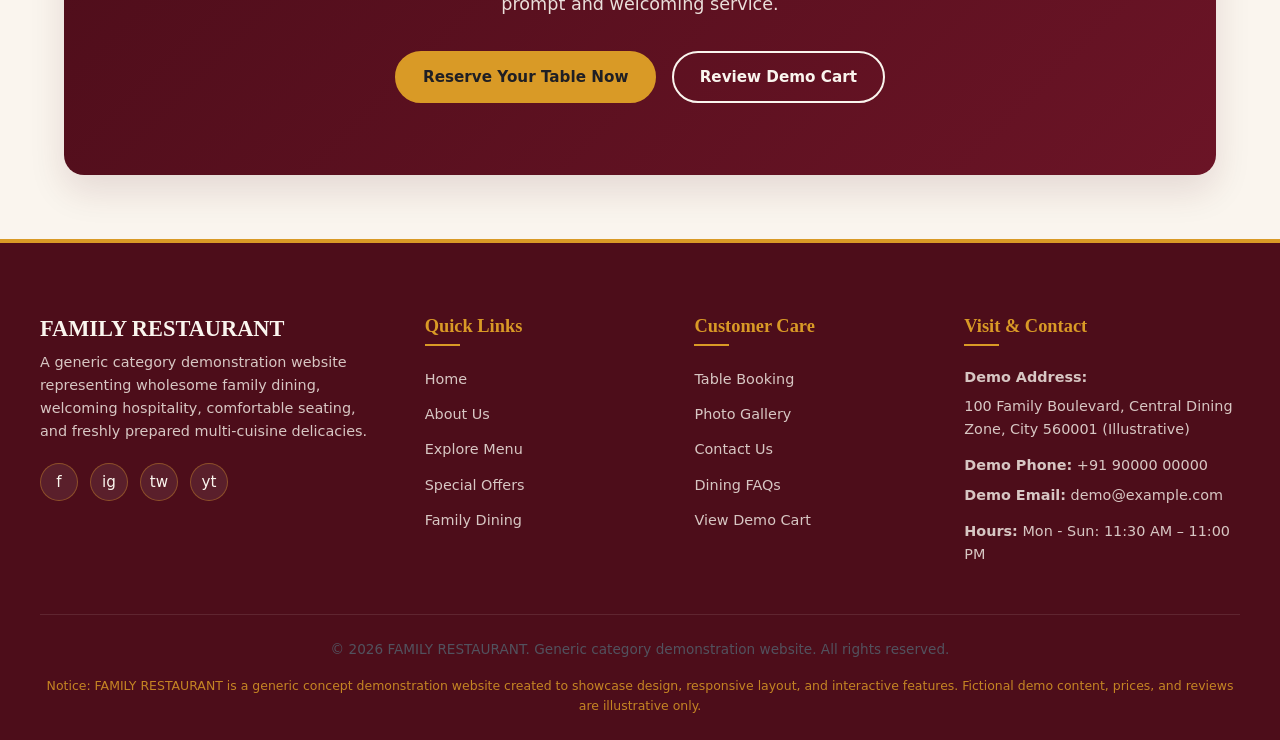
<file: menu.html>
<!DOCTYPE html>
<html lang="en">
<head>
  <meta charset="UTF-8">
  <meta name="viewport" content="width=device-width, initial-scale=1.0">
  <meta name="description" content="FAMILY RESTAURANT Menu - Multi-cuisine selection of Indian, Chinese, Italian Pizzas & Pastas, Desserts, and Coolers. Illustrative demo prices with add-to-cart capability.">
  <title>Menu - FAMILY RESTAURANT</title>
  <link rel="stylesheet" href="css/style.css">
</head>
<body>

  <!-- Top Announcement Bar -->
  <aside class="announcement-bar" aria-label="Announcement">
    <span>Welcome to FAMILY RESTAURANT:</span> Enjoy delicious multi-cuisine family meals, freshly prepared with love and hygiene! Demo Hotline: <strong>+91 90000 00000</strong>
  </aside>

  <!-- Global Header -->
  <header class="site-header" role="banner">
    <div class="container nav-container">
      <a href="index.html" class="logo-link" aria-label="FAMILY RESTAURANT Home">
        <span class="site-logo">FAMILY RESTAURANT</span>
        <span class="site-logo-tagline">Good Food • Great Moments</span>
      </a>

      <!-- Desktop & Mobile Navigation Menu -->
      <nav aria-label="Main Navigation">
        <ul class="nav-menu" id="primaryNav">
          <li><a href="index.html" class="nav-link">Home</a></li>
          <li><a href="about.html" class="nav-link">About Us</a></li>
          <li><a href="menu.html" class="nav-link">Menu</a></li>
          <li><a href="offers.html" class="nav-link">Special Offers</a></li>
          <li><a href="family-dining.html" class="nav-link">Family Dining</a></li>
          <li><a href="gallery.html" class="nav-link">Gallery</a></li>
          <li><a href="booking.html" class="nav-link">Table Booking</a></li>
          <li><a href="contact.html" class="nav-link">Contact Us</a></li>
        </ul>
      </nav>

      <!-- Cart Action & Hamburger -->
      <div class="nav-actions">
        <button class="cart-icon-btn cart-toggle-trigger" aria-label="View demo shopping cart" title="View Demo Cart">
          🛒
          <span class="cart-counter">0</span>
        </button>
        <button class="mobile-toggle" aria-controls="primaryNav" aria-expanded="false" aria-label="Toggle navigation menu">
          <span></span>
          <span></span>
          <span></span>
        </button>
      </div>
    </div>
  </header>

  <main id="mainContent">

    <!-- Page Header -->
    <section class="section-padding section-bg-light text-center" style="padding: 3.5rem 0;">
      <div class="container">
        <span class="section-subtitle">Fresh Flavors For Everyone</span>
        <h1>Our Food Menu</h1>
        <div class="section-divider"></div>
        <p style="max-width: 650px; margin: 0 auto; font-size: 1.05rem;">
          Carefully prepared delicacies spanning 6 diverse categories. All listed prices are illustrative demo prices. Use the interactive filters or search to explore and add items to your demo cart!
        </p>
      </div>
    </section>

    <!-- Menu Controls & Menu Items -->
    <section class="section-padding">
      <div class="container">

        <!-- Controls: Search & Category Filter Pills -->
        <div class="menu-controls">
          <div class="search-box-wrapper">
            <span class="search-icon-label" aria-hidden="true">🔍</span>
            <input type="text" id="menuSearchInput" class="search-input" placeholder="Search dishes by name or description..." aria-label="Search dishes">
          </div>

          <div class="filter-tags" role="toolbar" aria-label="Menu category filters">
            <button class="filter-btn menu-filter-btn active" data-filter="all">All Dishes (24)</button>
            <button class="filter-btn menu-filter-btn" data-filter="starters">Starters</button>
            <button class="filter-btn menu-filter-btn" data-filter="indian">Indian Main Course</button>
            <button class="filter-btn menu-filter-btn" data-filter="chinese">Chinese Cuisine</button>
            <button class="filter-btn menu-filter-btn" data-filter="pizza-pasta">Pizza & Pasta</button>
            <button class="filter-btn menu-filter-btn" data-filter="desserts">Desserts</button>
            <button class="filter-btn menu-filter-btn" data-filter="beverages">Beverages</button>
          </div>
        </div>

        <!-- No match notification -->
        <div id="noMenuMatchMessage" style="display: none; text-align: center; padding: 3rem 1rem;">
          <div style="font-size: 3rem; margin-bottom: 0.5rem; opacity: 0.5;">🍽️</div>
          <h3>No dishes match your search or filter.</h3>
          <p>Try searching with another keyword or select "All Dishes".</p>
        </div>

        <!-- Food Menu Grid (24 Specific Items) -->
        <div class="menu-grid" id="menuItemsGrid">

          <!-- CATEGORY 1: STARTERS -->
          <!-- 1. Veg Spring Rolls -->
          <article class="menu-card menu-item-card" data-category="starters">
            <div class="img-container card-img-wrap">
              <img src="assets/images/starters-spring-rolls.jpg" alt="Crispy Veg Spring Rolls" loading="lazy">
            </div>
            <div class="menu-card-body">
              <div class="menu-card-header">
                <h3 class="menu-item-name">Veg Spring Rolls</h3>
                <span class="menu-item-price">₹149</span>
              </div>
              <div style="margin-bottom: 0.5rem;"><span class="badge-veg">Vegetarian</span></div>
              <p class="menu-card-desc">Golden crisp hand-rolled wrappers filled with fresh wok-tossed cabbage, carrots, and glass noodles, served with sweet chilli dip.</p>
              <div class="menu-card-footer">
                <span class="badge badge-gold">Starter</span>
                <button class="btn btn-primary btn-sm add-to-cart-btn" data-id="starter-1" data-name="Veg Spring Rolls" data-price="149">Add to Cart</button>
              </div>
            </div>
          </article>

          <!-- 2. Paneer Tikka -->
          <article class="menu-card menu-item-card" data-category="starters">
            <div class="img-container card-img-wrap">
              <img src="assets/images/starters-paneer-tikka.jpg" alt="Tandoori Paneer Tikka" loading="lazy">
            </div>
            <div class="menu-card-body">
              <div class="menu-card-header">
                <h3 class="menu-item-name">Paneer Tikka</h3>
                <span class="menu-item-price">₹229</span>
              </div>
              <div style="margin-bottom: 0.5rem;"><span class="badge-veg">Vegetarian</span></div>
              <p class="menu-card-desc">Tender cottage cheese chunks marinated in spiced yogurt and roasted in a traditional clay tandoor with bell peppers and onions.</p>
              <div class="menu-card-footer">
                <span class="badge badge-gold">Chef Special</span>
                <button class="btn btn-primary btn-sm add-to-cart-btn" data-id="starter-2" data-name="Paneer Tikka" data-price="229">Add to Cart</button>
              </div>
            </div>
          </article>

          <!-- 3. Crispy Corn -->
          <article class="menu-card menu-item-card" data-category="starters">
            <div class="img-container card-img-wrap">
              <img src="assets/images/starters-crispy-corn.jpg" alt="Golden Crispy Corn" loading="lazy">
            </div>
            <div class="menu-card-body">
              <div class="menu-card-header">
                <h3 class="menu-item-name">Crispy Corn</h3>
                <span class="menu-item-price">₹179</span>
              </div>
              <div style="margin-bottom: 0.5rem;"><span class="badge-veg">Vegetarian</span></div>
              <p class="menu-card-desc">Crunchy golden American sweet corn tossed with freshly crushed black pepper, aromatic herbs, diced green chillies, and lemon zest.</p>
              <div class="menu-card-footer">
                <span class="badge badge-gold">Kids' Favorite</span>
                <button class="btn btn-primary btn-sm add-to-cart-btn" data-id="starter-3" data-name="Crispy Corn" data-price="179">Add to Cart</button>
              </div>
            </div>
          </article>

          <!-- 4. Chicken Tikka -->
          <article class="menu-card menu-item-card" data-category="starters">
            <div class="img-container card-img-wrap">
              <img src="assets/images/starters-chicken-tikka.jpg" alt="Sizzling Charcoal Chicken Tikka" loading="lazy">
            </div>
            <div class="menu-card-body">
              <div class="menu-card-header">
                <h3 class="menu-item-name">Chicken Tikka</h3>
                <span class="menu-item-price">₹269</span>
              </div>
              <div style="margin-bottom: 0.5rem;"><span class="badge-nonveg">Non-Vegetarian</span></div>
              <p class="menu-card-desc">Juicy boneless chicken marinated in Kashmiri red chili, hung curd, and stone-ground spices, cooked over glowing charcoal.</p>
              <div class="menu-card-footer">
                <span class="badge badge-gold">Bestseller</span>
                <button class="btn btn-primary btn-sm add-to-cart-btn" data-id="starter-4" data-name="Chicken Tikka" data-price="269">Add to Cart</button>
              </div>
            </div>
          </article>

          <!-- CATEGORY 2: INDIAN MAIN COURSE -->
          <!-- 5. Paneer Butter Masala -->
          <article class="menu-card menu-item-card" data-category="indian">
            <div class="img-container card-img-wrap">
              <img src="assets/images/main-paneer-butter-masala.jpg" alt="Paneer Butter Masala Curry" loading="lazy">
            </div>
            <div class="menu-card-body">
              <div class="menu-card-header">
                <h3 class="menu-item-name">Paneer Butter Masala</h3>
                <span class="menu-item-price">₹249</span>
              </div>
              <div style="margin-bottom: 0.5rem;"><span class="badge-veg">Vegetarian</span></div>
              <p class="menu-card-desc">Soft paneer cubes simmered in a slow-cooked silky tomato-cashew gravy finished with butter, kasuri methi, and heavy cream.</p>
              <div class="menu-card-footer">
                <span class="badge badge-gold">Family Favorite</span>
                <button class="btn btn-primary btn-sm add-to-cart-btn" data-id="indian-1" data-name="Paneer Butter Masala" data-price="249">Add to Cart</button>
              </div>
            </div>
          </article>

          <!-- 6. Dal Tadka -->
          <article class="menu-card menu-item-card" data-category="indian">
            <div class="img-container card-img-wrap">
              <img src="assets/images/main-dal-tadka.jpg" alt="Yellow Dal Tadka" loading="lazy">
            </div>
            <div class="menu-card-body">
              <div class="menu-card-header">
                <h3 class="menu-item-name">Dal Tadka</h3>
                <span class="menu-item-price">₹179</span>
              </div>
              <div style="margin-bottom: 0.5rem;"><span class="badge-veg">Vegetarian</span></div>
              <p class="menu-card-desc">Yellow lentils tempered with aromatic desi ghee, whole cumin seeds, chopped garlic, fresh tomatoes, and garden coriander.</p>
              <div class="menu-card-footer">
                <span class="badge badge-gold">Comfort Food</span>
                <button class="btn btn-primary btn-sm add-to-cart-btn" data-id="indian-2" data-name="Dal Tadka" data-price="179">Add to Cart</button>
              </div>
            </div>
          </article>

          <!-- 7. Veg Biryani -->
          <article class="menu-card menu-item-card" data-category="indian">
            <div class="img-container card-img-wrap">
              <img src="assets/images/main-veg-biryani.jpg" alt="Royal Veg Dum Biryani" loading="lazy">
            </div>
            <div class="menu-card-body">
              <div class="menu-card-header">
                <h3 class="menu-item-name">Veg Biryani</h3>
                <span class="menu-item-price">₹199</span>
              </div>
              <div style="margin-bottom: 0.5rem;"><span class="badge-veg">Vegetarian</span></div>
              <p class="menu-card-desc">Long grain aged basmati rice cooked on slow dum with seasonal farm vegetables, saffron strands, and mint leaves. Served with cool raita.</p>
              <div class="menu-card-footer">
                <span class="badge badge-gold">Aromatic</span>
                <button class="btn btn-primary btn-sm add-to-cart-btn" data-id="indian-3" data-name="Veg Biryani" data-price="199">Add to Cart</button>
              </div>
            </div>
          </article>

          <!-- 8. Chicken Biryani -->
          <article class="menu-card menu-item-card" data-category="indian">
            <div class="img-container card-img-wrap">
              <img src="assets/images/main-chicken-biryani.jpg" alt="Royal Chicken Dum Biryani" loading="lazy">
            </div>
            <div class="menu-card-body">
              <div class="menu-card-header">
                <h3 class="menu-item-name">Chicken Biryani</h3>
                <span class="menu-item-price">₹259</span>
              </div>
              <div style="margin-bottom: 0.5rem;"><span class="badge-nonveg">Non-Vegetarian</span></div>
              <p class="menu-card-desc">Succulent chicken pieces layered between fragrant basmati rice, caramelized onions, and royal spices, slow-sealed in a traditional pot.</p>
              <div class="menu-card-footer">
                <span class="badge badge-gold">Bestseller</span>
                <button class="btn btn-primary btn-sm add-to-cart-btn" data-id="indian-4" data-name="Chicken Biryani" data-price="259">Add to Cart</button>
              </div>
            </div>
          </article>

          <!-- 9. Butter Chicken -->
          <article class="menu-card menu-item-card" data-category="indian">
            <div class="img-container card-img-wrap">
              <img src="assets/images/main-butter-chicken.jpg" alt="Authentic Butter Chicken Makhani" loading="lazy">
            </div>
            <div class="menu-card-body">
              <div class="menu-card-header">
                <h3 class="menu-item-name">Butter Chicken</h3>
                <span class="menu-item-price">₹299</span>
              </div>
              <div style="margin-bottom: 0.5rem;"><span class="badge-nonveg">Non-Vegetarian</span></div>
              <p class="menu-card-desc">Charcoal-grilled chicken pieces simmered in an aromatic rich tomato, cashew, and butter gravy with mild royal seasonings.</p>
              <div class="menu-card-footer">
                <span class="badge badge-gold">Classic</span>
                <button class="btn btn-primary btn-sm add-to-cart-btn" data-id="indian-5" data-name="Butter Chicken" data-price="299">Add to Cart</button>
              </div>
            </div>
          </article>

          <!-- CATEGORY 3: CHINESE CUISINE -->
          <!-- 10. Veg Fried Rice -->
          <article class="menu-card menu-item-card" data-category="chinese">
            <div class="img-container card-img-wrap">
              <img src="assets/images/chinese-fried-rice.jpg" alt="Wok-tossed Veg Fried Rice" loading="lazy">
            </div>
            <div class="menu-card-body">
              <div class="menu-card-header">
                <h3 class="menu-item-name">Veg Fried Rice</h3>
                <span class="menu-item-price">₹169</span>
              </div>
              <div style="margin-bottom: 0.5rem;"><span class="badge-veg">Vegetarian</span></div>
              <p class="menu-card-desc">Steamed rice tossed in a high-heat wok with diced carrots, beans, baby corn, scallions, and light savory soy reduction.</p>
              <div class="menu-card-footer">
                <span class="badge badge-gold">Chinese</span>
                <button class="btn btn-primary btn-sm add-to-cart-btn" data-id="chinese-1" data-name="Veg Fried Rice" data-price="169">Add to Cart</button>
              </div>
            </div>
          </article>

          <!-- 11. Hakka Noodles -->
          <article class="menu-card menu-item-card" data-category="chinese">
            <div class="img-container card-img-wrap">
              <img src="assets/images/chinese-hakka-noodles.jpg" alt="Indo-Chinese Hakka Noodles" loading="lazy">
            </div>
            <div class="menu-card-body">
              <div class="menu-card-header">
                <h3 class="menu-item-name">Hakka Noodles</h3>
                <span class="menu-item-price">₹179</span>
              </div>
              <div style="margin-bottom: 0.5rem;"><span class="badge-veg">Vegetarian</span></div>
              <p class="menu-card-desc">Classic tossed noodles with sliced cabbage, bell peppers, spring onions, and gentle garlic-ginger seasoning.</p>
              <div class="menu-card-footer">
                <span class="badge badge-gold">Popular</span>
                <button class="btn btn-primary btn-sm add-to-cart-btn" data-id="chinese-2" data-name="Hakka Noodles" data-price="179">Add to Cart</button>
              </div>
            </div>
          </article>

          <!-- 12. Chilli Paneer -->
          <article class="menu-card menu-item-card" data-category="chinese">
            <div class="img-container card-img-wrap">
              <img src="assets/images/chinese-chilli-paneer.jpg" alt="Zesty Chilli Paneer" loading="lazy">
            </div>
            <div class="menu-card-body">
              <div class="menu-card-header">
                <h3 class="menu-item-name">Chilli Paneer</h3>
                <span class="menu-item-price">₹219</span>
              </div>
              <div style="margin-bottom: 0.5rem;"><span class="badge-veg">Vegetarian</span></div>
              <p class="menu-card-desc">Crispy batter-fried paneer cubes tossed with capsicum, red onions, garlic, and tangy spicy soy-chilli sauce.</p>
              <div class="menu-card-footer">
                <span class="badge badge-gold">Zesty</span>
                <button class="btn btn-primary btn-sm add-to-cart-btn" data-id="chinese-3" data-name="Chilli Paneer" data-price="219">Add to Cart</button>
              </div>
            </div>
          </article>

          <!-- 13. Chicken Manchurian -->
          <article class="menu-card menu-item-card" data-category="chinese">
            <div class="img-container card-img-wrap">
              <img src="assets/images/chinese-chicken-manchurian.jpg" alt="Savory Chicken Manchurian" loading="lazy">
            </div>
            <div class="menu-card-body">
              <div class="menu-card-header">
                <h3 class="menu-item-name">Chicken Manchurian</h3>
                <span class="menu-item-price">₹249</span>
              </div>
              <div style="margin-bottom: 0.5rem;"><span class="badge-nonveg">Non-Vegetarian</span></div>
              <p class="menu-card-desc">Tender chicken dumplings simmered in a luscious dark coriander-garlic Manchurian gravy with scallions.</p>
              <div class="menu-card-footer">
                <span class="badge badge-gold">Special</span>
                <button class="btn btn-primary btn-sm add-to-cart-btn" data-id="chinese-4" data-name="Chicken Manchurian" data-price="249">Add to Cart</button>
              </div>
            </div>
          </article>

          <!-- CATEGORY 4: PIZZA & PASTA -->
          <!-- 14. Margherita Pizza -->
          <article class="menu-card menu-item-card" data-category="pizza-pasta">
            <div class="img-container card-img-wrap">
              <img src="assets/images/pizza-margherita.jpg" alt="Artisanal Margherita Pizza" loading="lazy">
            </div>
            <div class="menu-card-body">
              <div class="menu-card-header">
                <h3 class="menu-item-name">Margherita Pizza</h3>
                <span class="menu-item-price">₹199</span>
              </div>
              <div style="margin-bottom: 0.5rem;"><span class="badge-veg">Vegetarian</span></div>
              <p class="menu-card-desc">Stone-baked artisanal hand-tossed dough topped with Italian herb tomato concasse, 100% mozzarella, and fresh basil.</p>
              <div class="menu-card-footer">
                <span class="badge badge-gold">Italian Classic</span>
                <button class="btn btn-primary btn-sm add-to-cart-btn" data-id="italian-1" data-name="Margherita Pizza" data-price="199">Add to Cart</button>
              </div>
            </div>
          </article>

          <!-- 15. Farmhouse Pizza -->
          <article class="menu-card menu-item-card" data-category="pizza-pasta">
            <div class="img-container card-img-wrap">
              <img src="assets/images/pizza-farmhouse.jpg" alt="Loaded Farmhouse Pizza" loading="lazy">
            </div>
            <div class="menu-card-body">
              <div class="menu-card-header">
                <h3 class="menu-item-name">Farmhouse Pizza</h3>
                <span class="menu-item-price">₹279</span>
              </div>
              <div style="margin-bottom: 0.5rem;"><span class="badge-veg">Vegetarian</span></div>
              <p class="menu-card-desc">Generously loaded with bell peppers, mushrooms, juicy sweet corn, sliced black olives, red onions, and melted mozzarella.</p>
              <div class="menu-card-footer">
                <span class="badge badge-gold">Kids' Favorite</span>
                <button class="btn btn-primary btn-sm add-to-cart-btn" data-id="italian-2" data-name="Farmhouse Pizza" data-price="279">Add to Cart</button>
              </div>
            </div>
          </article>

          <!-- 16. White Sauce Pasta -->
          <article class="menu-card menu-item-card" data-category="pizza-pasta">
            <div class="img-container card-img-wrap">
              <img src="assets/images/pasta-white-sauce.jpg" alt="Creamy White Sauce Pasta" loading="lazy">
            </div>
            <div class="menu-card-body">
              <div class="menu-card-header">
                <h3 class="menu-item-name">White Sauce Pasta</h3>
                <span class="menu-item-price">₹229</span>
              </div>
              <div style="margin-bottom: 0.5rem;"><span class="badge-veg">Vegetarian</span></div>
              <p class="menu-card-desc">Penne pasta tossed in velvety béchamel cream sauce with sautéed mushrooms, broccoli florets, and parmesan cheese.</p>
              <div class="menu-card-footer">
                <span class="badge badge-gold">Comfort Meal</span>
                <button class="btn btn-primary btn-sm add-to-cart-btn" data-id="italian-3" data-name="White Sauce Pasta" data-price="229">Add to Cart</button>
              </div>
            </div>
          </article>

          <!-- 17. Red Sauce Pasta -->
          <article class="menu-card menu-item-card" data-category="pizza-pasta">
            <div class="img-container card-img-wrap">
              <img src="assets/images/pasta-red-sauce.jpg" alt="Tangy Red Sauce Pasta" loading="lazy">
            </div>
            <div class="menu-card-body">
              <div class="menu-card-header">
                <h3 class="menu-item-name">Red Sauce Pasta</h3>
                <span class="menu-item-price">₹219</span>
              </div>
              <div style="margin-bottom: 0.5rem;"><span class="badge-veg">Vegetarian</span></div>
              <p class="menu-card-desc">Al dente penne cooked in an Italian tomato arrabbiata sauce with garlic, crushed red pepper, oregano, and zucchini.</p>
              <div class="menu-card-footer">
                <span class="badge badge-gold">Tangy</span>
                <button class="btn btn-primary btn-sm add-to-cart-btn" data-id="italian-4" data-name="Red Sauce Pasta" data-price="219">Add to Cart</button>
              </div>
            </div>
          </article>

          <!-- CATEGORY 5: DESSERTS -->
          <!-- 18. Chocolate Brownie -->
          <article class="menu-card menu-item-card" data-category="desserts">
            <div class="img-container card-img-wrap">
              <img src="assets/images/dessert-brownie.jpg" alt="Warm Fudgy Chocolate Brownie" loading="lazy">
            </div>
            <div class="menu-card-body">
              <div class="menu-card-header">
                <h3 class="menu-item-name">Chocolate Brownie</h3>
                <span class="menu-item-price">₹129</span>
              </div>
              <div style="margin-bottom: 0.5rem;"><span class="badge-veg">Vegetarian</span></div>
              <p class="menu-card-desc">Rich Belgian dark chocolate walnut brownie served warm, drizzled with hot melted fudge sauce.</p>
              <div class="menu-card-footer">
                <span class="badge badge-gold">Indulgence</span>
                <button class="btn btn-primary btn-sm add-to-cart-btn" data-id="dessert-1" data-name="Chocolate Brownie" data-price="129">Add to Cart</button>
              </div>
            </div>
          </article>

          <!-- 19. Vanilla Ice Cream -->
          <article class="menu-card menu-item-card" data-category="desserts">
            <div class="img-container card-img-wrap">
              <img src="assets/images/dessert-vanilla-icecream.jpg" alt="Artisanal Vanilla Ice Cream" loading="lazy">
            </div>
            <div class="menu-card-body">
              <div class="menu-card-header">
                <h3 class="menu-item-name">Vanilla Ice Cream</h3>
                <span class="menu-item-price">₹89</span>
              </div>
              <div style="margin-bottom: 0.5rem;"><span class="badge-veg">Vegetarian</span></div>
              <p class="menu-card-desc">Two scoops of velvety artisanal vanilla bean ice cream garnished with roasted almond flakes and wafer stick.</p>
              <div class="menu-card-footer">
                <span class="badge badge-gold">Kids' Pick</span>
                <button class="btn btn-primary btn-sm add-to-cart-btn" data-id="dessert-2" data-name="Vanilla Ice Cream" data-price="89">Add to Cart</button>
              </div>
            </div>
          </article>

          <!-- 20. Gulab Jamun -->
          <article class="menu-card menu-item-card" data-category="desserts">
            <div class="img-container card-img-wrap">
              <img src="assets/images/dessert-gulab-jamun.jpg" alt="Warm Gulab Jamun" loading="lazy">
            </div>
            <div class="menu-card-body">
              <div class="menu-card-header">
                <h3 class="menu-item-name">Gulab Jamun</h3>
                <span class="menu-item-price">₹79</span>
              </div>
              <div style="margin-bottom: 0.5rem;"><span class="badge-veg">Vegetarian</span></div>
              <p class="menu-card-desc">Soft, melt-in-the-mouth golden dumplings soaked in warm fragrant cardamom and saffron rose-sugar syrup (2 pcs).</p>
              <div class="menu-card-footer">
                <span class="badge badge-gold">Traditional</span>
                <button class="btn btn-primary btn-sm add-to-cart-btn" data-id="dessert-3" data-name="Gulab Jamun" data-price="79">Add to Cart</button>
              </div>
            </div>
          </article>

          <!-- 21. Chocolate Sundae -->
          <article class="menu-card menu-item-card" data-category="desserts">
            <div class="img-container card-img-wrap">
              <img src="assets/images/dessert-sundae.jpg" alt="Celebration Chocolate Sundae" loading="lazy">
            </div>
            <div class="menu-card-body">
              <div class="menu-card-header">
                <h3 class="menu-item-name">Chocolate Sundae</h3>
                <span class="menu-item-price">₹149</span>
              </div>
              <div style="margin-bottom: 0.5rem;"><span class="badge-veg">Vegetarian</span></div>
              <p class="menu-card-desc">Triple scoops of vanilla and dark chocolate ice cream topped with brownie chunks, whipped cream, cherries, and hot fudge.</p>
              <div class="menu-card-footer">
                <span class="badge badge-gold">Special</span>
                <button class="btn btn-primary btn-sm add-to-cart-btn" data-id="dessert-4" data-name="Chocolate Sundae" data-price="149">Add to Cart</button>
              </div>
            </div>
          </article>

          <!-- CATEGORY 6: BEVERAGES -->
          <!-- 22. Fresh Lime Soda -->
          <article class="menu-card menu-item-card" data-category="beverages">
            <div class="img-container card-img-wrap">
              <img src="assets/images/beverage-lime-soda.jpg" alt="Chilled Fresh Lime Soda" loading="lazy">
            </div>
            <div class="menu-card-body">
              <div class="menu-card-header">
                <h3 class="menu-item-name">Fresh Lime Soda</h3>
                <span class="menu-item-price">₹79</span>
              </div>
              <div style="margin-bottom: 0.5rem;"><span class="badge-veg">Vegetarian</span></div>
              <p class="menu-card-desc">Freshly squeezed lime juice infused with bubbly sparkling soda, rock salt, and sugar syrup. (Sweet / Salt / Mixed).</p>
              <div class="menu-card-footer">
                <span class="badge badge-gold">Refreshing</span>
                <button class="btn btn-primary btn-sm add-to-cart-btn" data-id="bev-1" data-name="Fresh Lime Soda" data-price="79">Add to Cart</button>
              </div>
            </div>
          </article>

          <!-- 23. Cold Coffee -->
          <article class="menu-card menu-item-card" data-category="beverages">
            <div class="img-container card-img-wrap">
              <img src="assets/images/beverage-cold-coffee.jpg" alt="Thick Creamy Cold Coffee" loading="lazy">
            </div>
            <div class="menu-card-body">
              <div class="menu-card-header">
                <h3 class="menu-item-name">Cold Coffee</h3>
                <span class="menu-item-price">₹129</span>
              </div>
              <div style="margin-bottom: 0.5rem;"><span class="badge-veg">Vegetarian</span></div>
              <p class="menu-card-desc">Creamy chilled coffee brewed from rich roast Arabica beans, blended with whole milk and topped with chocolate drizzle.</p>
              <div class="menu-card-footer">
                <span class="badge badge-gold">Popular</span>
                <button class="btn btn-primary btn-sm add-to-cart-btn" data-id="bev-2" data-name="Cold Coffee" data-price="129">Add to Cart</button>
              </div>
            </div>
          </article>

          <!-- 24. Fresh Orange Juice -->
          <article class="menu-card menu-item-card" data-category="beverages">
            <div class="img-container card-img-wrap">
              <img src="assets/images/beverage-lime-soda.jpg" alt="Fresh Fruit Juice" loading="lazy">
            </div>
            <div class="menu-card-body">
              <div class="menu-card-header">
                <h3 class="menu-item-name">Fresh Orange Juice</h3>
                <span class="menu-item-price">₹119</span>
              </div>
              <div style="margin-bottom: 0.5rem;"><span class="badge-veg">Vegetarian</span></div>
              <p class="menu-card-desc">100% natural cold-pressed Nagpur oranges, with zero added artificial sugar or water. Healthy and full of vitamin C.</p>
              <div class="menu-card-footer">
                <span class="badge badge-gold">100% Pure</span>
                <button class="btn btn-primary btn-sm add-to-cart-btn" data-id="bev-3" data-name="Fresh Orange Juice" data-price="119">Add to Cart</button>
              </div>
            </div>
          </article>

          <!-- 25. Masala Buttermilk -->
          <article class="menu-card menu-item-card" data-category="beverages">
            <div class="img-container card-img-wrap">
              <img src="assets/images/beverage-lime-soda.jpg" alt="Traditional Masala Buttermilk Chaas" loading="lazy">
            </div>
            <div class="menu-card-body">
              <div class="menu-card-header">
                <h3 class="menu-item-name">Masala Buttermilk</h3>
                <span class="menu-item-price">₹59</span>
              </div>
              <div style="margin-bottom: 0.5rem;"><span class="badge-veg">Vegetarian</span></div>
              <p class="menu-card-desc">Chilled churned curd spiced with crushed ginger, green chilli, roasted cumin powder, black salt, and chopped fresh coriander.</p>
              <div class="menu-card-footer">
                <span class="badge badge-gold">Digestive</span>
                <button class="btn btn-primary btn-sm add-to-cart-btn" data-id="bev-4" data-name="Masala Buttermilk" data-price="59">Add to Cart</button>
              </div>
            </div>
          </article>
            </div>
            <div class="menu-card-body">
              <div class="menu-card-header">
                <h3 class="menu-item-name">Masala Buttermilk</h3>
                <span class="menu-item-price">₹59</span>
              </div>
              <div style="margin-bottom: 0.5rem;"><span class="badge-veg">Vegetarian</span></div>
              <p class="menu-card-desc">Chilled churned curd spiced with crushed ginger, green chilli, roasted cumin powder, black salt, and chopped fresh coriander.</p>
              <div class="menu-card-footer">
                <span class="badge badge-gold">Digestive</span>
                <button class="btn btn-primary btn-sm add-to-cart-btn" data-id="bev-4" data-name="Masala Buttermilk" data-price="59">Add to Cart</button>
              </div>
            </div>
          </article>

        </div>
      </div>
    </section>

    <!-- Bottom Reservation Banner -->
    <section class="container" style="margin-bottom: 4rem;">
      <div class="cta-banner">
        <h2>Craving These Flavors with Your Loved Ones?</h2>
        <p>Book a spacious booth or private dining table in advance to ensure prompt and welcoming service.</p>
        <div style="display: flex; justify-content: center; gap: 1rem; flex-wrap: wrap;">
          <a href="booking.html" class="btn btn-accent">Reserve Your Table Now</a>
          <a href="#" class="btn btn-outline-light cart-toggle-trigger">Review Demo Cart</a>
        </div>
      </div>
    </section>

  </main>

  <!-- Slide-over Demo Cart Drawer -->
  <div class="cart-drawer-overlay" id="cartOverlay"></div>
  <aside class="cart-drawer" id="cartDrawer" aria-label="Demo Shopping Cart">
    <div class="cart-drawer-header">
      <h3>Your Demo Order</h3>
      <button class="cart-close-btn" id="cartCloseBtn" aria-label="Close cart">&times;</button>
    </div>
    <div class="cart-items-list" id="cartItemsContainer"></div>
    <div class="cart-drawer-footer">
      <div class="cart-total-row">
        <span>Subtotal:</span>
        <span id="cartSubtotal">₹0</span>
      </div>
      <div class="cart-total-row" style="font-size: 1.3rem;">
        <span>Total (Demo):</span>
        <span id="cartTotal" style="color: var(--color-primary);">₹0</span>
      </div>
      <p style="font-size: 0.75rem; color: var(--color-dark-muted); margin-bottom: 1rem;">
        * This is an illustrative frontend demo. No real payment or delivery is handled.
      </p>
      <div style="display: flex; gap: 0.5rem;">
        <button class="btn btn-outline btn-sm" id="clearCartBtn" style="flex: 1;">Clear</button>
        <button class="btn btn-accent btn-sm" id="checkoutBtn" style="flex: 2;">Demo Checkout</button>
      </div>
    </div>
  </aside>

  <!-- Scroll to Top Button -->
  <button class="scroll-top-btn" id="scrollTopBtn" aria-label="Scroll back to top of page" title="Scroll to top">↑</button>

  <!-- Global Footer -->
  <footer class="site-footer" role="contentinfo">
    <div class="container footer-top">
      <div class="footer-grid">
        <div class="footer-col">
          <h3 style="font-family: var(--font-heading); font-size: 1.4rem; color: var(--color-cream); margin-bottom: 0.5rem;">FAMILY RESTAURANT</h3>
          <p style="margin-bottom: 1rem;">A generic category demonstration website representing wholesome family dining, welcoming hospitality, comfortable seating, and freshly prepared multi-cuisine delicacies.</p>
          <div class="footer-social-links">
            <a href="#" class="social-icon-btn" aria-label="Facebook (Demo placeholder)">f</a>
            <a href="#" class="social-icon-btn" aria-label="Instagram (Demo placeholder)">ig</a>
            <a href="#" class="social-icon-btn" aria-label="Twitter (Demo placeholder)">tw</a>
            <a href="#" class="social-icon-btn" aria-label="YouTube (Demo placeholder)">yt</a>
          </div>
        </div>
        <div class="footer-col">
          <h4>Quick Links</h4>
          <ul class="footer-links">
            <li><a href="index.html">Home</a></li>
            <li><a href="about.html">About Us</a></li>
            <li><a href="menu.html">Explore Menu</a></li>
            <li><a href="offers.html">Special Offers</a></li>
            <li><a href="family-dining.html">Family Dining</a></li>
          </ul>
        </div>
        <div class="footer-col">
          <h4>Customer Care</h4>
          <ul class="footer-links">
            <li><a href="booking.html">Table Booking</a></li>
            <li><a href="gallery.html">Photo Gallery</a></li>
            <li><a href="contact.html">Contact Us</a></li>
            <li><a href="contact.html#faq">Dining FAQs</a></li>
            <li><a href="#" class="cart-toggle-trigger">View Demo Cart</a></li>
          </ul>
        </div>
        <div class="footer-col">
          <h4>Visit & Contact</h4>
          <p style="margin-bottom: 0.4rem;"><strong>Demo Address:</strong></p>
          <p style="margin-bottom: 0.8rem;">100 Family Boulevard, Central Dining Zone, City 560001 (Illustrative)</p>
          <p style="margin-bottom: 0.4rem;"><strong>Demo Phone:</strong> +91 90000 00000</p>
          <p style="margin-bottom: 0.8rem;"><strong>Demo Email:</strong> demo@example.com</p>
          <p><strong>Hours:</strong> Mon - Sun: 11:30 AM – 11:00 PM</p>
        </div>
      </div>
    </div>
    <div class="container footer-bottom">
      <p>&copy; 2026 FAMILY RESTAURANT. Generic category demonstration website. All rights reserved.</p>
      <p class="footer-disclaimer">
        Notice: FAMILY RESTAURANT is a generic concept demonstration website created to showcase design, responsive layout, and interactive features. Fictional demo content, prices, and reviews are illustrative only.
      </p>
    </div>
  </footer>

  <script src="js/script.js"></script>
</body>
</html>
</file>
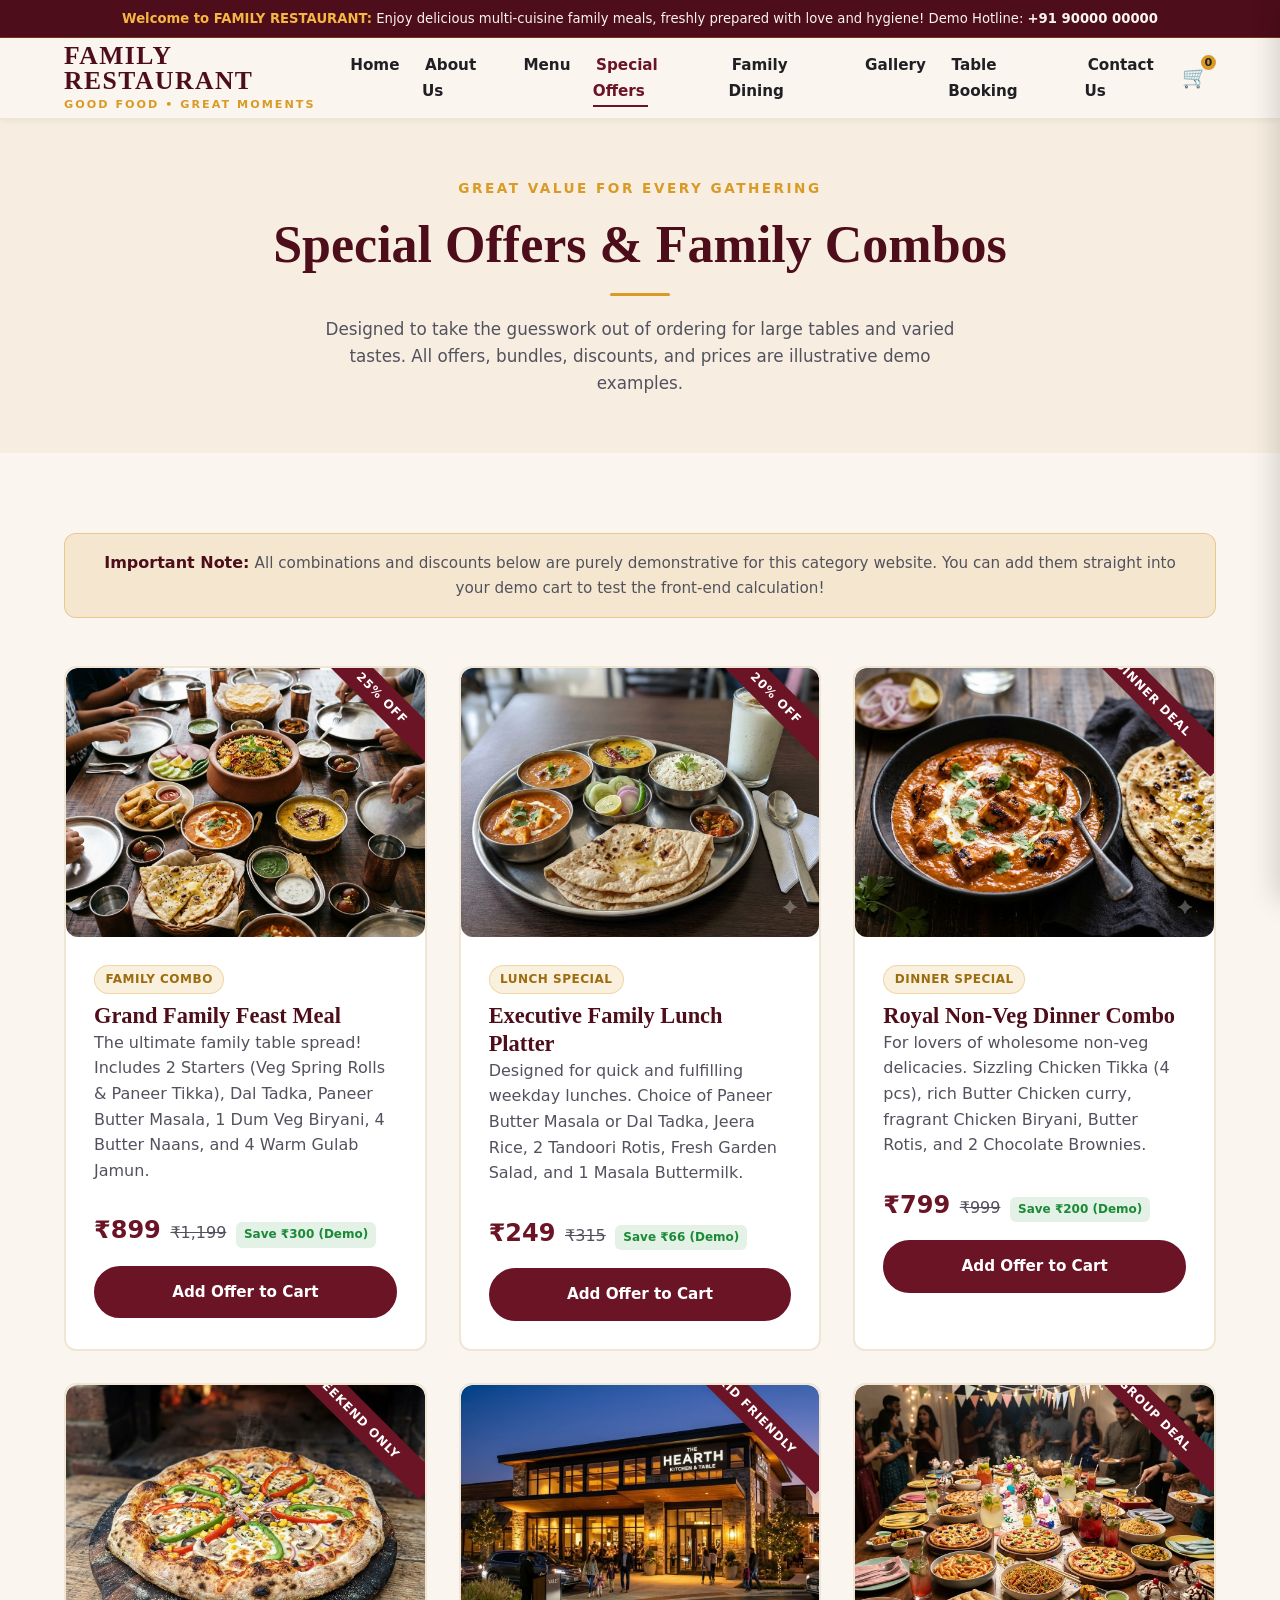
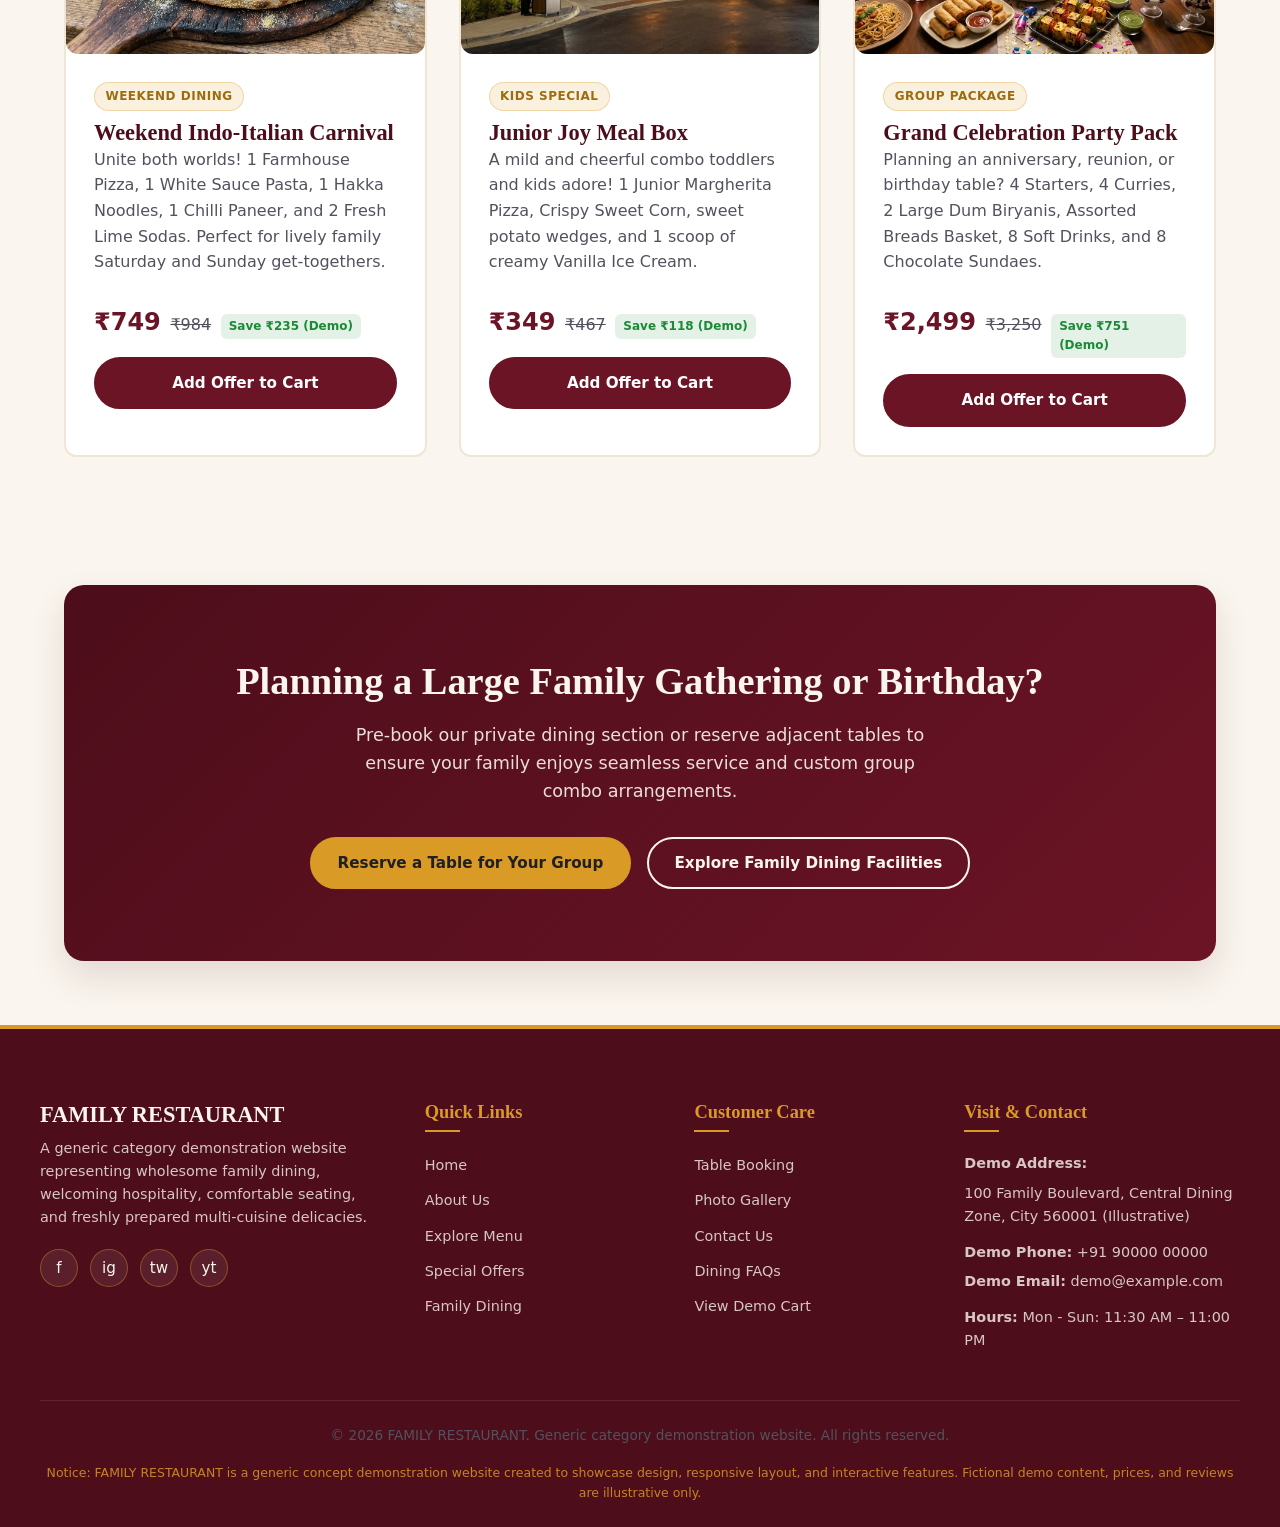
<file: offers.html>
<!DOCTYPE html>
<html lang="en">
<head>
  <meta charset="UTF-8">
  <meta name="viewport" content="width=device-width, initial-scale=1.0">
  <meta name="description" content="FAMILY RESTAURANT Special Offers - Family combos, weekend feasts, kids meals, and group celebration packages with illustrative demo pricing.">
  <title>Special Offers - FAMILY RESTAURANT</title>
  <link rel="stylesheet" href="css/style.css">
</head>
<body>

  <!-- Top Announcement Bar -->
  <aside class="announcement-bar" aria-label="Announcement">
    <span>Welcome to FAMILY RESTAURANT:</span> Enjoy delicious multi-cuisine family meals, freshly prepared with love and hygiene! Demo Hotline: <strong>+91 90000 00000</strong>
  </aside>

  <!-- Global Header -->
  <header class="site-header" role="banner">
    <div class="container nav-container">
      <a href="index.html" class="logo-link" aria-label="FAMILY RESTAURANT Home">
        <span class="site-logo">FAMILY RESTAURANT</span>
        <span class="site-logo-tagline">Good Food • Great Moments</span>
      </a>

      <!-- Desktop & Mobile Navigation Menu -->
      <nav aria-label="Main Navigation">
        <ul class="nav-menu" id="primaryNav">
          <li><a href="index.html" class="nav-link">Home</a></li>
          <li><a href="about.html" class="nav-link">About Us</a></li>
          <li><a href="menu.html" class="nav-link">Menu</a></li>
          <li><a href="offers.html" class="nav-link">Special Offers</a></li>
          <li><a href="family-dining.html" class="nav-link">Family Dining</a></li>
          <li><a href="gallery.html" class="nav-link">Gallery</a></li>
          <li><a href="booking.html" class="nav-link">Table Booking</a></li>
          <li><a href="contact.html" class="nav-link">Contact Us</a></li>
        </ul>
      </nav>

      <!-- Cart Action & Hamburger -->
      <div class="nav-actions">
        <button class="cart-icon-btn cart-toggle-trigger" aria-label="View demo shopping cart" title="View Demo Cart">
          🛒
          <span class="cart-counter">0</span>
        </button>
        <button class="mobile-toggle" aria-controls="primaryNav" aria-expanded="false" aria-label="Toggle navigation menu">
          <span></span>
          <span></span>
          <span></span>
        </button>
      </div>
    </div>
  </header>

  <main id="mainContent">

    <!-- Page Header Hero -->
    <section class="section-padding section-bg-light text-center" style="padding: 3.5rem 0;">
      <div class="container">
        <span class="section-subtitle">Great Value For Every Gathering</span>
        <h1>Special Offers & Family Combos</h1>
        <div class="section-divider"></div>
        <p style="max-width: 650px; margin: 0 auto; font-size: 1.05rem;">
          Designed to take the guesswork out of ordering for large tables and varied tastes. All offers, bundles, discounts, and prices are illustrative demo examples.
        </p>
      </div>
    </section>

    <!-- Offers Grid Section -->
    <section class="section-padding">
      <div class="container">

        <div style="background-color: var(--color-accent-soft); border: 1px solid rgba(217,154,38,0.4); padding: 1rem 1.5rem; border-radius: var(--radius-md); margin-bottom: 3rem; text-align: center;">
          <strong style="color: var(--color-primary-dark);">Important Note:</strong>
          <span style="font-size: 0.95rem; color: var(--color-dark-muted);">
            All combinations and discounts below are purely demonstrative for this category website. You can add them straight into your demo cart to test the front-end calculation!
          </span>
        </div>

        <div class="offers-grid">

          <!-- Offer 1: Family Combo Meal -->
          <article class="offer-card">
            <div class="offer-ribbon">25% OFF</div>
            <div class="img-container card-img-wrap">
              <img src="assets/images/offer-family-feast.jpg" alt="Grand Family Feast Combo Spread" loading="lazy">
            </div>
            <div class="offer-body">
              <span class="badge badge-gold" style="margin-bottom: 0.5rem; align-self: flex-start;">Family Combo</span>
              <h3>Grand Family Feast Meal</h3>
              <p>The ultimate family table spread! Includes 2 Starters (Veg Spring Rolls & Paneer Tikka), Dal Tadka, Paneer Butter Masala, 1 Dum Veg Biryani, 4 Butter Naans, and 4 Warm Gulab Jamun.</p>
              <div class="offer-price-tag">
                <span class="offer-current-price">₹899</span>
                <span class="offer-original-price">₹1,199</span>
                <span class="offer-save-badge">Save ₹300 (Demo)</span>
              </div>
              <button class="btn btn-primary btn-block add-to-cart-btn" data-id="offer-1" data-name="Grand Family Feast Meal" data-price="899">Add Offer to Cart</button>
            </div>
          </article>

          <!-- Offer 2: Lunch Special -->
          <article class="offer-card">
            <div class="offer-ribbon">20% OFF</div>
            <div class="img-container card-img-wrap">
              <img src="assets/images/offer-lunch-platter.jpg" alt="Executive Family Lunch Platter" loading="lazy">
            </div>
            <div class="offer-body">
              <span class="badge badge-gold" style="margin-bottom: 0.5rem; align-self: flex-start;">Lunch Special</span>
              <h3>Executive Family Lunch Platter</h3>
              <p>Designed for quick and fulfilling weekday lunches. Choice of Paneer Butter Masala or Dal Tadka, Jeera Rice, 2 Tandoori Rotis, Fresh Garden Salad, and 1 Masala Buttermilk.</p>
              <div class="offer-price-tag">
                <span class="offer-current-price">₹249</span>
                <span class="offer-original-price">₹315</span>
                <span class="offer-save-badge">Save ₹66 (Demo)</span>
              </div>
              <button class="btn btn-primary btn-block add-to-cart-btn" data-id="offer-2" data-name="Executive Family Lunch Platter" data-price="249">Add Offer to Cart</button>
            </div>
          </article>

          <!-- Offer 3: Dinner Special -->
          <article class="offer-card">
            <div class="offer-ribbon">Dinner Deal</div>
            <div class="img-container card-img-wrap">
              <img src="assets/images/main-butter-chicken.jpg" alt="Royal Non-Veg Dinner Combo" loading="lazy">
            </div>
            <div class="offer-body">
              <span class="badge badge-gold" style="margin-bottom: 0.5rem; align-self: flex-start;">Dinner Special</span>
              <h3>Royal Non-Veg Dinner Combo</h3>
              <p>For lovers of wholesome non-veg delicacies. Sizzling Chicken Tikka (4 pcs), rich Butter Chicken curry, fragrant Chicken Biryani, Butter Rotis, and 2 Chocolate Brownies.</p>
              <div class="offer-price-tag">
                <span class="offer-current-price">₹799</span>
                <span class="offer-original-price">₹999</span>
                <span class="offer-save-badge">Save ₹200 (Demo)</span>
              </div>
              <button class="btn btn-primary btn-block add-to-cart-btn" data-id="offer-3" data-name="Royal Non-Veg Dinner Combo" data-price="799">Add Offer to Cart</button>
            </div>
          </article>

          <!-- Offer 4: Weekend Dining Offer -->
          <article class="offer-card">
            <div class="offer-ribbon">Weekend Only</div>
            <div class="img-container card-img-wrap">
              <img src="assets/images/pizza-farmhouse.jpg" alt="Weekend Indo-Italian Carnival" loading="lazy">
            </div>
            <div class="offer-body">
              <span class="badge badge-gold" style="margin-bottom: 0.5rem; align-self: flex-start;">Weekend Dining</span>
              <h3>Weekend Indo-Italian Carnival</h3>
              <p>Unite both worlds! 1 Farmhouse Pizza, 1 White Sauce Pasta, 1 Hakka Noodles, 1 Chilli Paneer, and 2 Fresh Lime Sodas. Perfect for lively family Saturday and Sunday get-togethers.</p>
              <div class="offer-price-tag">
                <span class="offer-current-price">₹749</span>
                <span class="offer-original-price">₹984</span>
                <span class="offer-save-badge">Save ₹235 (Demo)</span>
              </div>
              <button class="btn btn-primary btn-block add-to-cart-btn" data-id="offer-4" data-name="Weekend Indo-Italian Carnival" data-price="749">Add Offer to Cart</button>
            </div>
          </article>

          <!-- Offer 5: Kids' Meal Combination -->
          <article class="offer-card">
            <div class="offer-ribbon">Kid Friendly</div>
            <div class="img-container card-img-wrap">
              <img src="assets/images/kids-dining-fun.jpg" alt="Junior Joy Meal Box" loading="lazy">
            </div>
            <div class="offer-body">
              <span class="badge badge-gold" style="margin-bottom: 0.5rem; align-self: flex-start;">Kids Special</span>
              <h3>Junior Joy Meal Box</h3>
              <p>A mild and cheerful combo toddlers and kids adore! 1 Junior Margherita Pizza, Crispy Sweet Corn, sweet potato wedges, and 1 scoop of creamy Vanilla Ice Cream.</p>
              <div class="offer-price-tag">
                <span class="offer-current-price">₹349</span>
                <span class="offer-original-price">₹467</span>
                <span class="offer-save-badge">Save ₹118 (Demo)</span>
              </div>
              <button class="btn btn-primary btn-block add-to-cart-btn" data-id="offer-5" data-name="Junior Joy Meal Box" data-price="349">Add Offer to Cart</button>
            </div>
          </article>

          <!-- Offer 6: Group Dining Package -->
          <article class="offer-card">
            <div class="offer-ribbon">Group Deal</div>
            <div class="img-container card-img-wrap">
              <img src="assets/images/offer-party-pack.jpg" alt="Grand Celebration Party Pack" loading="lazy">
            </div>
            <div class="offer-body">
              <span class="badge badge-gold" style="margin-bottom: 0.5rem; align-self: flex-start;">Group Package</span>
              <h3>Grand Celebration Party Pack</h3>
              <p>Planning an anniversary, reunion, or birthday table? 4 Starters, 4 Curries, 2 Large Dum Biryanis, Assorted Breads Basket, 8 Soft Drinks, and 8 Chocolate Sundaes.</p>
              <div class="offer-price-tag">
                <span class="offer-current-price">₹2,499</span>
                <span class="offer-original-price">₹3,250</span>
                <span class="offer-save-badge">Save ₹751 (Demo)</span>
              </div>
              <button class="btn btn-primary btn-block add-to-cart-btn" data-id="offer-6" data-name="Grand Celebration Party Pack" data-price="2499">Add Offer to Cart</button>
            </div>
          </article>

        </div>
      </div>
    </section>

    <!-- Group Booking CTA -->
    <section class="container" style="margin-bottom: 4rem;">
      <div class="cta-banner">
        <h2>Planning a Large Family Gathering or Birthday?</h2>
        <p>Pre-book our private dining section or reserve adjacent tables to ensure your family enjoys seamless service and custom group combo arrangements.</p>
        <div style="display: flex; justify-content: center; gap: 1rem; flex-wrap: wrap;">
          <a href="booking.html" class="btn btn-accent">Reserve a Table for Your Group</a>
          <a href="family-dining.html" class="btn btn-outline-light">Explore Family Dining Facilities</a>
        </div>
      </div>
    </section>

  </main>

  <!-- Slide-over Demo Cart Drawer -->
  <div class="cart-drawer-overlay" id="cartOverlay"></div>
  <aside class="cart-drawer" id="cartDrawer" aria-label="Demo Shopping Cart">
    <div class="cart-drawer-header">
      <h3>Your Demo Order</h3>
      <button class="cart-close-btn" id="cartCloseBtn" aria-label="Close cart">&times;</button>
    </div>
    <div class="cart-items-list" id="cartItemsContainer"></div>
    <div class="cart-drawer-footer">
      <div class="cart-total-row">
        <span>Subtotal:</span>
        <span id="cartSubtotal">₹0</span>
      </div>
      <div class="cart-total-row" style="font-size: 1.3rem;">
        <span>Total (Demo):</span>
        <span id="cartTotal" style="color: var(--color-primary);">₹0</span>
      </div>
      <p style="font-size: 0.75rem; color: var(--color-dark-muted); margin-bottom: 1rem;">
        * This is an illustrative frontend demo. No real payment or delivery is handled.
      </p>
      <div style="display: flex; gap: 0.5rem;">
        <button class="btn btn-outline btn-sm" id="clearCartBtn" style="flex: 1;">Clear</button>
        <button class="btn btn-accent btn-sm" id="checkoutBtn" style="flex: 2;">Demo Checkout</button>
      </div>
    </div>
  </aside>

  <!-- Scroll to Top Button -->
  <button class="scroll-top-btn" id="scrollTopBtn" aria-label="Scroll back to top of page" title="Scroll to top">↑</button>

  <!-- Global Footer -->
  <footer class="site-footer" role="contentinfo">
    <div class="container footer-top">
      <div class="footer-grid">
        <div class="footer-col">
          <h3 style="font-family: var(--font-heading); font-size: 1.4rem; color: var(--color-cream); margin-bottom: 0.5rem;">FAMILY RESTAURANT</h3>
          <p style="margin-bottom: 1rem;">A generic category demonstration website representing wholesome family dining, welcoming hospitality, comfortable seating, and freshly prepared multi-cuisine delicacies.</p>
          <div class="footer-social-links">
            <a href="#" class="social-icon-btn" aria-label="Facebook (Demo placeholder)">f</a>
            <a href="#" class="social-icon-btn" aria-label="Instagram (Demo placeholder)">ig</a>
            <a href="#" class="social-icon-btn" aria-label="Twitter (Demo placeholder)">tw</a>
            <a href="#" class="social-icon-btn" aria-label="YouTube (Demo placeholder)">yt</a>
          </div>
        </div>
        <div class="footer-col">
          <h4>Quick Links</h4>
          <ul class="footer-links">
            <li><a href="index.html">Home</a></li>
            <li><a href="about.html">About Us</a></li>
            <li><a href="menu.html">Explore Menu</a></li>
            <li><a href="offers.html">Special Offers</a></li>
            <li><a href="family-dining.html">Family Dining</a></li>
          </ul>
        </div>
        <div class="footer-col">
          <h4>Customer Care</h4>
          <ul class="footer-links">
            <li><a href="booking.html">Table Booking</a></li>
            <li><a href="gallery.html">Photo Gallery</a></li>
            <li><a href="contact.html">Contact Us</a></li>
            <li><a href="contact.html#faq">Dining FAQs</a></li>
            <li><a href="#" class="cart-toggle-trigger">View Demo Cart</a></li>
          </ul>
        </div>
        <div class="footer-col">
          <h4>Visit & Contact</h4>
          <p style="margin-bottom: 0.4rem;"><strong>Demo Address:</strong></p>
          <p style="margin-bottom: 0.8rem;">100 Family Boulevard, Central Dining Zone, City 560001 (Illustrative)</p>
          <p style="margin-bottom: 0.4rem;"><strong>Demo Phone:</strong> +91 90000 00000</p>
          <p style="margin-bottom: 0.8rem;"><strong>Demo Email:</strong> demo@example.com</p>
          <p><strong>Hours:</strong> Mon - Sun: 11:30 AM – 11:00 PM</p>
        </div>
      </div>
    </div>
    <div class="container footer-bottom">
      <p>&copy; 2026 FAMILY RESTAURANT. Generic category demonstration website. All rights reserved.</p>
      <p class="footer-disclaimer">
        Notice: FAMILY RESTAURANT is a generic concept demonstration website created to showcase design, responsive layout, and interactive features. Fictional demo content, prices, and reviews are illustrative only.
      </p>
    </div>
  </footer>

  <script src="js/script.js"></script>
</body>
</html>
</file>
<file: css/style.css>
/* ==========================================================================
   FAMILY RESTAURANT - Premium Stylesheet
   Pure CSS3 with modern CSS variables, responsive design, and CSS placeholders
   ========================================================================== */

:root {
  /* Color Palette */
  --color-primary: #6b1426;         /* Deep burgundy */
  --color-primary-dark: #4d0d1a;    /* Dark maroon */
  --color-primary-light: #8e1f37;   /* Lighter burgundy */
  --color-accent: #d99a26;          /* Golden yellow / warm amber */
  --color-accent-light: #f5b742;    /* Bright gold */
  --color-accent-soft: rgba(217, 154, 38, 0.15);
  --color-cream: #faf5ee;           /* Warm cream page background / card */
  --color-beige: #f0e6d6;           /* Soft beige border/subtle surface */
  --color-dark: #1f1f24;            /* Dark charcoal for high contrast text */
  --color-dark-muted: #52525e;      /* Muted charcoal */
  --color-white: #ffffff;
  --color-veg: #1b8a36;             /* Green veg badge */
  --color-nonveg: #b3261e;          /* Red non-veg badge */
  
  /* Typography fallbacks (system + classic serif & clean sans) */
  --font-heading: "Playfair Display", Georgia, "Times New Roman", "Baskerville", serif;
  --font-body: system-ui, -apple-system, "Segoe UI", Roboto, "Helvetica Neue", Arial, sans-serif;
  
  /* Shadows & Radius */
  --shadow-sm: 0 2px 6px rgba(31, 31, 36, 0.06);
  --shadow-md: 0 8px 24px rgba(31, 31, 36, 0.08);
  --shadow-lg: 0 16px 36px rgba(77, 13, 26, 0.12);
  --radius-sm: 6px;
  --radius-md: 12px;
  --radius-lg: 20px;
  --radius-full: 9999px;
  
  /* Transitions */
  --transition-fast: 0.2s ease;
  --transition-normal: 0.3s ease;
}

/* Reset & Basics */
*, *::before, *::after {
  box-sizing: border-box;
  margin: 0;
  padding: 0;
}

html {
  scroll-behavior: smooth;
  font-size: 16px;
}

body {
  font-family: var(--font-body);
  color: var(--color-dark);
  background-color: var(--color-cream);
  line-height: 1.6;
  -webkit-font-smoothing: antialiased;
  overflow-x: hidden;
  display: flex;
  flex-direction: column;
  min-height: 100vh;
}

/* Headings */
h1, h2, h3, h4, h5, h6 {
  font-family: var(--font-heading);
  color: var(--color-primary-dark);
  line-height: 1.25;
  font-weight: 700;
}

h1 { font-size: clamp(2rem, 4vw + 1rem, 3.25rem); }
h2 { font-size: clamp(1.75rem, 3vw + 0.5rem, 2.4rem); }
h3 { font-size: 1.4rem; }
h4 { font-size: 1.15rem; }

p {
  color: var(--color-dark-muted);
  margin-bottom: 1rem;
}

p:last-child {
  margin-bottom: 0;
}

a {
  color: var(--color-primary);
  text-decoration: none;
  transition: color var(--transition-fast);
}

a:hover, a:focus-visible {
  color: var(--color-accent);
}

ul, ol {
  list-style: none;
}

button, input, select, textarea {
  font: inherit;
}

/* Layout Utilities */
.container {
  width: 100%;
  max-width: 1200px;
  margin-left: auto;
  margin-right: auto;
  padding-left: 1.5rem;
  padding-right: 1.5rem;
}

.section-padding {
  padding-top: 5rem;
  padding-bottom: 5rem;
}

.section-bg-light {
  background-color: #f7eee1;
}

.section-bg-dark {
  background-color: var(--color-primary-dark);
  color: var(--color-cream);
}
.section-bg-dark h2, 
.section-bg-dark h3, 
.section-bg-dark h4 {
  color: var(--color-cream);
}
.section-bg-dark p {
  color: rgba(250, 245, 238, 0.82);
}

.text-center { text-align: center; }
.text-left { text-align: left; }
.text-right { text-align: right; }

.section-header {
  max-width: 700px;
  margin: 0 auto 3.5rem auto;
  text-align: center;
}

.section-subtitle {
  text-transform: uppercase;
  letter-spacing: 2.5px;
  font-size: 0.85rem;
  font-weight: 700;
  color: var(--color-accent);
  display: inline-block;
  margin-bottom: 0.75rem;
}

.section-title {
  margin-bottom: 1rem;
  position: relative;
}

.section-divider {
  width: 60px;
  height: 3px;
  background-color: var(--color-accent);
  margin: 1rem auto 1.25rem auto;
  border-radius: var(--radius-full);
}

/* Buttons */
.btn {
  display: inline-flex;
  align-items: center;
  justify-content: center;
  gap: 0.5rem;
  padding: 0.75rem 1.6rem;
  border-radius: var(--radius-full);
  font-weight: 600;
  font-size: 0.95rem;
  cursor: pointer;
  border: 2px solid transparent;
  transition: all var(--transition-fast);
  text-align: center;
}

.btn-primary {
  background-color: var(--color-primary);
  color: var(--color-white);
  border-color: var(--color-primary);
}

.btn-primary:hover, .btn-primary:focus-visible {
  background-color: var(--color-primary-dark);
  border-color: var(--color-primary-dark);
  color: var(--color-white);
  transform: translateY(-2px);
  box-shadow: 0 4px 12px rgba(107, 20, 38, 0.25);
}

.btn-accent {
  background-color: var(--color-accent);
  color: var(--color-dark);
  border-color: var(--color-accent);
}

.btn-accent:hover, .btn-accent:focus-visible {
  background-color: var(--color-accent-light);
  border-color: var(--color-accent-light);
  color: var(--color-dark);
  transform: translateY(-2px);
  box-shadow: 0 4px 12px rgba(217, 154, 38, 0.3);
}

.btn-outline {
  background-color: transparent;
  color: var(--color-primary);
  border-color: var(--color-primary);
}

.btn-outline:hover, .btn-outline:focus-visible {
  background-color: var(--color-primary);
  color: var(--color-white);
  transform: translateY(-2px);
}

.btn-outline-light {
  background-color: transparent;
  color: var(--color-cream);
  border-color: var(--color-cream);
}

.btn-outline-light:hover, .btn-outline-light:focus-visible {
  background-color: var(--color-cream);
  color: var(--color-primary-dark);
  transform: translateY(-2px);
}

.btn-sm {
  padding: 0.45rem 1rem;
  font-size: 0.85rem;
}

.btn-block {
  width: 100%;
}

/* Badges & Tags */
.badge {
  display: inline-flex;
  align-items: center;
  gap: 0.3rem;
  padding: 0.25rem 0.65rem;
  font-size: 0.75rem;
  font-weight: 700;
  border-radius: var(--radius-full);
  text-transform: uppercase;
  letter-spacing: 0.5px;
}

.badge-gold {
  background-color: var(--color-accent-soft);
  color: #9c6c0f;
  border: 1px solid rgba(217, 154, 38, 0.3);
}

.badge-veg, .badge-nonveg {
  font-size: 0.75rem;
  font-weight: 600;
  display: inline-flex;
  align-items: center;
  gap: 5px;
}
.badge-veg::before {
  content: "";
  display: inline-block;
  width: 10px;
  height: 10px;
  border: 2px solid var(--color-veg);
  background-color: var(--color-veg);
  border-radius: 2px;
}
.badge-nonveg::before {
  content: "";
  display: inline-block;
  width: 10px;
  height: 10px;
  border: 2px solid var(--color-nonveg);
  background-color: var(--color-nonveg);
  border-radius: 50%;
}

/* Announcement Bar */
.announcement-bar {
  background-color: var(--color-primary-dark);
  color: var(--color-cream);
  font-size: 0.825rem;
  padding: 0.5rem 1rem;
  text-align: center;
  border-bottom: 1px solid rgba(217, 154, 38, 0.3);
}
.announcement-bar span {
  color: var(--color-accent-light);
  font-weight: 700;
}

/* Header & Navigation */
.site-header {
  background-color: var(--color-cream);
  position: sticky;
  top: 0;
  z-index: 1000;
  border-bottom: 1px solid var(--color-beige);
  box-shadow: var(--shadow-sm);
  transition: all var(--transition-normal);
}

.nav-container {
  display: flex;
  align-items: center;
  justify-content: space-between;
  height: 80px;
}

.logo-link {
  display: flex;
  flex-direction: column;
}

.site-logo {
  font-family: var(--font-heading);
  font-size: 1.6rem;
  font-weight: 800;
  color: var(--color-primary-dark);
  letter-spacing: 1.5px;
  text-transform: uppercase;
  line-height: 1;
}

.site-logo-tagline {
  font-size: 0.7rem;
  letter-spacing: 2px;
  text-transform: uppercase;
  color: var(--color-accent);
  font-weight: 600;
  margin-top: 2px;
}

.nav-menu {
  display: flex;
  align-items: center;
  gap: 1.4rem;
}

.nav-link {
  font-weight: 600;
  font-size: 0.95rem;
  color: var(--color-dark);
  padding: 0.4rem 0.2rem;
  position: relative;
  transition: color var(--transition-fast);
}

.nav-link::after {
  content: "";
  position: absolute;
  bottom: 0;
  left: 0;
  width: 0%;
  height: 2px;
  background-color: var(--color-primary);
  transition: width var(--transition-fast);
}

.nav-link:hover, .nav-link:focus-visible {
  color: var(--color-primary);
}

.nav-link.active {
  color: var(--color-primary);
  font-weight: 700;
}

.nav-link.active::after {
  width: 100%;
}

.nav-actions {
  display: flex;
  align-items: center;
  gap: 1rem;
}

.cart-icon-btn {
  background: transparent;
  border: none;
  cursor: pointer;
  position: relative;
  padding: 0.5rem;
  color: var(--color-primary-dark);
  font-size: 1.3rem;
  display: flex;
  align-items: center;
  justify-content: center;
}

.cart-counter {
  position: absolute;
  top: 0;
  right: -2px;
  background-color: var(--color-accent);
  color: var(--color-dark);
  font-size: 0.7rem;
  font-weight: 700;
  width: 19px;
  height: 19px;
  border-radius: 50%;
  display: flex;
  align-items: center;
  justify-content: center;
  border: 2px solid var(--color-cream);
}

.mobile-toggle {
  display: none;
  background: none;
  border: none;
  cursor: pointer;
  padding: 0.5rem;
  flex-direction: column;
  gap: 5px;
  width: 38px;
}

.mobile-toggle span {
  display: block;
  height: 3px;
  width: 100%;
  background-color: var(--color-primary-dark);
  border-radius: 3px;
  transition: all var(--transition-normal);
}

.mobile-toggle.active span:nth-child(1) {
  transform: translateY(8px) rotate(45deg);
}
.mobile-toggle.active span:nth-child(2) {
  opacity: 0;
}
.mobile-toggle.active span:nth-child(3) {
  transform: translateY(-8px) rotate(-45deg);
}

/* ==========================================================================
   CSS IMAGE PLACEHOLDERS
   Engineered for easy replacement with actual images generated in Google Flow
   ========================================================================== */

.img-placeholder {
  width: 100%;
  background: linear-gradient(135deg, #ede3d2 0%, #d8c6ab 100%);
  border: 1px dashed #bba486;
  border-radius: var(--radius-md);
  display: flex;
  flex-direction: column;
  align-items: center;
  justify-content: center;
  text-align: center;
  padding: 1.5rem;
  position: relative;
  overflow: hidden;
  box-shadow: inset 0 0 20px rgba(0, 0, 0, 0.03);
  transition: transform var(--transition-normal), box-shadow var(--transition-normal);
}

.img-placeholder:hover {
  border-color: var(--color-accent);
}

.placeholder-icon {
  font-size: 2.2rem;
  margin-bottom: 0.5rem;
  opacity: 0.85;
}

.placeholder-title {
  font-family: var(--font-heading);
  font-size: 1.05rem;
  font-weight: 700;
  color: var(--color-primary-dark);
  margin-bottom: 0.25rem;
}

.placeholder-specs {
  font-size: 0.75rem;
  text-transform: uppercase;
  letter-spacing: 1px;
  color: var(--color-dark-muted);
  font-weight: 600;
  background-color: rgba(255, 255, 255, 0.6);
  padding: 0.2rem 0.6rem;
  border-radius: var(--radius-full);
}

/* Specific Placeholder Aspect Ratios */
.placeholder-hero {
  min-height: 440px;
  background: linear-gradient(135deg, #4d0d1a 0%, #6b1426 50%, #8e1f37 100%);
  border: 2px dashed rgba(217, 154, 38, 0.6);
  color: var(--color-cream);
}
.placeholder-hero .placeholder-title {
  color: var(--color-cream);
  font-size: 1.5rem;
}
.placeholder-hero .placeholder-specs {
  background-color: rgba(217, 154, 38, 0.2);
  color: var(--color-accent-light);
}

.placeholder-card {
  min-height: 220px;
  aspect-ratio: 4 / 3;
}

.placeholder-wide {
  min-height: 320px;
  aspect-ratio: 16 / 9;
}

.placeholder-square {
  min-height: 250px;
  aspect-ratio: 1 / 1;
}

.placeholder-tall {
  min-height: 380px;
  aspect-ratio: 3 / 4;
}

/* Real Image Display Classes */
.img-fluid {
  width: 100%;
  height: 100%;
  object-fit: cover;
  display: block;
}

.img-container {
  width: 100%;
  overflow: hidden;
  border-radius: var(--radius-md);
  position: relative;
  background-color: var(--color-beige);
}

.img-container.hero-img-wrap {
  aspect-ratio: 4 / 3;
  width: 100%;
  border-radius: var(--radius-lg);
  box-shadow: var(--shadow-lg);
  border: 3px solid rgba(217, 154, 38, 0.4);
  overflow: hidden;
}

.img-container.hero-img-wrap img {
  width: 100%;
  height: 100%;
  object-fit: cover;
  display: block;
}

.img-container.card-img-wrap {
  aspect-ratio: 4 / 3;
  min-height: 220px;
}

.img-container.card-img-wrap img {
  width: 100%;
  height: 100%;
  object-fit: cover;
  transition: transform var(--transition-normal);
}

.menu-card:hover .card-img-wrap img,
.offer-card:hover .card-img-wrap img {
  transform: scale(1.05);
}

.img-container.wide-img-wrap {
  aspect-ratio: 16 / 9;
  min-height: 320px;
  box-shadow: var(--shadow-md);
}

.img-container.tall-img-wrap {
  aspect-ratio: 3 / 4;
  min-height: 380px;
}

.img-container.tall-img-wrap img {
  width: 100%;
  height: 100%;
  object-fit: cover;
  transition: transform var(--transition-normal);
}

.gallery-item:hover .tall-img-wrap img {
  transform: scale(1.06);
}


/* ==========================================================================
   HOMEPAGE COMPONENTS
   ========================================================================== */

/* Hero Section */
.hero-section {
  padding: 4.5rem 0;
  background: linear-gradient(180deg, var(--color-cream) 0%, #f6ecdd 100%);
  position: relative;
}

.hero-grid {
  display: grid;
  grid-template-columns: 1.15fr 0.85fr;
  align-items: center;
  gap: 3.5rem;
}

.hero-content h1 {
  margin-bottom: 1.25rem;
  color: var(--color-primary-dark);
}

.hero-lead {
  font-size: 1.15rem;
  line-height: 1.7;
  margin-bottom: 2rem;
  color: var(--color-dark-muted);
}

.hero-actions {
  display: flex;
  gap: 1.25rem;
  flex-wrap: wrap;
  margin-bottom: 2.5rem;
}

.hero-highlights {
  display: flex;
  gap: 2rem;
  padding-top: 1.5rem;
  border-top: 1px solid var(--color-beige);
}

.highlight-item {
  display: flex;
  align-items: center;
  gap: 0.6rem;
}
.highlight-icon {
  font-size: 1.5rem;
}
.highlight-text strong {
  display: block;
  font-size: 0.95rem;
  color: var(--color-primary-dark);
}
.highlight-text span {
  font-size: 0.8rem;
  color: var(--color-dark-muted);
}

/* Food Categories Grid */
.categories-grid {
  display: grid;
  grid-template-columns: repeat(auto-fill, minmax(150px, 1fr));
  gap: 1.5rem;
}

.category-card {
  background: var(--color-white);
  border: 1px solid var(--color-beige);
  border-radius: var(--radius-md);
  padding: 1.75rem 1rem;
  text-align: center;
  transition: all var(--transition-normal);
  display: flex;
  flex-direction: column;
  align-items: center;
  text-decoration: none;
}

.category-card:hover {
  transform: translateY(-5px);
  box-shadow: var(--shadow-md);
  border-color: var(--color-accent);
}

.category-icon {
  font-size: 2.4rem;
  margin-bottom: 0.75rem;
}

.category-title {
  font-family: var(--font-heading);
  font-size: 1.05rem;
  font-weight: 700;
  color: var(--color-primary-dark);
}

/* Menu Grid & Menu Cards */
.menu-grid {
  display: grid;
  grid-template-columns: repeat(auto-fill, minmax(280px, 1fr));
  gap: 2rem;
}

.menu-card {
  background: var(--color-white);
  border-radius: var(--radius-md);
  overflow: hidden;
  border: 1px solid var(--color-beige);
  box-shadow: var(--shadow-sm);
  transition: transform var(--transition-normal), box-shadow var(--transition-normal);
  display: flex;
  flex-direction: column;
}

.menu-card:hover {
  transform: translateY(-4px);
  box-shadow: var(--shadow-md);
}

.menu-card-body {
  padding: 1.5rem;
  display: flex;
  flex-direction: column;
  flex-grow: 1;
}

.menu-card-header {
  display: flex;
  justify-content: space-between;
  align-items: flex-start;
  margin-bottom: 0.5rem;
}

.menu-item-name {
  font-size: 1.15rem;
  font-weight: 700;
  color: var(--color-primary-dark);
}

.menu-item-price {
  font-size: 1.2rem;
  font-weight: 700;
  color: var(--color-primary);
  white-space: nowrap;
}

.menu-card-desc {
  font-size: 0.9rem;
  color: var(--color-dark-muted);
  margin-bottom: 1.25rem;
  flex-grow: 1;
}

.menu-card-footer {
  display: flex;
  align-items: center;
  justify-content: space-between;
  padding-top: 1rem;
  border-top: 1px dashed var(--color-beige);
}

/* Filter Bar & Search */
.menu-controls {
  margin-bottom: 3rem;
  display: flex;
  flex-direction: column;
  gap: 1.5rem;
  align-items: center;
}

.search-box-wrapper {
  width: 100%;
  max-width: 480px;
  position: relative;
}

.search-input {
  width: 100%;
  padding: 0.85rem 1.25rem 0.85rem 2.8rem;
  border: 2px solid var(--color-beige);
  border-radius: var(--radius-full);
  background-color: var(--color-white);
  font-size: 0.95rem;
  transition: border-color var(--transition-fast);
}

.search-input:focus {
  outline: none;
  border-color: var(--color-primary);
}

.search-icon-label {
  position: absolute;
  left: 1rem;
  top: 50%;
  transform: translateY(-50%);
  font-size: 1.1rem;
  color: var(--color-dark-muted);
}

.filter-tags {
  display: flex;
  flex-wrap: wrap;
  gap: 0.6rem;
  justify-content: center;
}

.filter-btn {
  background-color: var(--color-white);
  color: var(--color-dark);
  border: 1px solid var(--color-beige);
  padding: 0.5rem 1.2rem;
  border-radius: var(--radius-full);
  font-size: 0.9rem;
  font-weight: 600;
  cursor: pointer;
  transition: all var(--transition-fast);
}

.filter-btn:hover {
  border-color: var(--color-accent);
  color: var(--color-primary);
}

.filter-btn.active {
  background-color: var(--color-primary);
  color: var(--color-white);
  border-color: var(--color-primary);
}

/* Why Choose Us & Features */
.features-grid {
  display: grid;
  grid-template-columns: repeat(auto-fit, minmax(220px, 1fr));
  gap: 2rem;
}

.feature-box {
  background: var(--color-white);
  border: 1px solid var(--color-beige);
  border-radius: var(--radius-md);
  padding: 2.25rem 1.5rem;
  text-align: center;
  transition: all var(--transition-normal);
}

.feature-box:hover {
  transform: translateY(-5px);
  box-shadow: var(--shadow-md);
  border-color: var(--color-accent);
}

.feature-icon-circle {
  width: 65px;
  height: 65px;
  background-color: var(--color-accent-soft);
  color: var(--color-primary);
  border-radius: 50%;
  display: flex;
  align-items: center;
  justify-content: center;
  font-size: 1.8rem;
  margin: 0 auto 1.25rem auto;
}

.feature-title {
  font-size: 1.2rem;
  margin-bottom: 0.6rem;
}

/* Two-column Feature / Experience section */
.split-section {
  display: grid;
  grid-template-columns: 1fr 1fr;
  align-items: center;
  gap: 4rem;
}

.split-section.reverse {
  direction: rtl;
}
.split-section.reverse > * {
  direction: ltr;
}

/* Offer Cards */
.offers-grid {
  display: grid;
  grid-template-columns: repeat(auto-fill, minmax(320px, 1fr));
  gap: 2rem;
}

.offer-card {
  background: var(--color-white);
  border-radius: var(--radius-md);
  border: 2px solid var(--color-beige);
  overflow: hidden;
  display: flex;
  flex-direction: column;
  position: relative;
  transition: all var(--transition-normal);
}

.offer-card:hover {
  transform: translateY(-4px);
  border-color: var(--color-accent);
  box-shadow: var(--shadow-md);
}

.offer-ribbon {
  position: absolute;
  top: 15px;
  right: -35px;
  background-color: var(--color-primary);
  color: var(--color-white);
  padding: 0.35rem 2.8rem;
  font-size: 0.75rem;
  font-weight: 700;
  text-transform: uppercase;
  letter-spacing: 1px;
  transform: rotate(45deg);
  box-shadow: var(--shadow-sm);
  z-index: 10;
}

.offer-body {
  padding: 1.75rem;
  display: flex;
  flex-direction: column;
  flex-grow: 1;
}

.offer-price-tag {
  display: flex;
  align-items: baseline;
  gap: 0.6rem;
  margin: 0.75rem 0 1rem 0;
}

.offer-current-price {
  font-size: 1.5rem;
  font-weight: 800;
  color: var(--color-primary);
}

.offer-original-price {
  font-size: 1rem;
  color: var(--color-dark-muted);
  text-decoration: line-through;
}

.offer-save-badge {
  background-color: rgba(27, 138, 54, 0.12);
  color: var(--color-veg);
  padding: 0.2rem 0.5rem;
  border-radius: var(--radius-sm);
  font-weight: 700;
  font-size: 0.75rem;
}

/* Testimonial / Feedback Grid */
.reviews-grid {
  display: grid;
  grid-template-columns: repeat(auto-fill, minmax(300px, 1fr));
  gap: 2rem;
}

.review-card {
  background: var(--color-white);
  border: 1px solid var(--color-beige);
  border-radius: var(--radius-md);
  padding: 2rem;
  display: flex;
  flex-direction: column;
  justify-content: space-between;
  box-shadow: var(--shadow-sm);
}

.review-stars {
  color: var(--color-accent);
  font-size: 1.1rem;
  margin-bottom: 0.8rem;
}

.review-text {
  font-style: italic;
  margin-bottom: 1.5rem;
  color: var(--color-dark);
}

.review-author {
  display: flex;
  align-items: center;
  gap: 0.8rem;
}

.review-avatar {
  width: 44px;
  height: 44px;
  border-radius: 50%;
  background-color: var(--color-beige);
  display: flex;
  align-items: center;
  justify-content: center;
  font-weight: 700;
  color: var(--color-primary);
}

.review-author-name {
  font-weight: 700;
  color: var(--color-primary-dark);
  font-size: 0.95rem;
}

.review-author-info {
  font-size: 0.8rem;
  color: var(--color-dark-muted);
}

/* CTA Banner */
.cta-banner {
  background: linear-gradient(135deg, var(--color-primary-dark) 0%, var(--color-primary) 100%);
  color: var(--color-cream);
  padding: 4.5rem 2rem;
  border-radius: var(--radius-lg);
  text-align: center;
  margin: 3rem auto;
  box-shadow: var(--shadow-lg);
}

.cta-banner h2 {
  color: var(--color-cream);
  margin-bottom: 1rem;
}

.cta-banner p {
  color: rgba(250, 245, 238, 0.9);
  max-width: 600px;
  margin: 0 auto 2rem auto;
  font-size: 1.1rem;
}

/* Newsletter Section */
.newsletter-form {
  display: flex;
  max-width: 500px;
  margin: 1.5rem auto 0 auto;
  gap: 0.5rem;
}

.newsletter-input {
  flex-grow: 1;
  padding: 0.8rem 1.25rem;
  border: 1px solid var(--color-beige);
  border-radius: var(--radius-full);
  outline: none;
}
.newsletter-input:focus {
  border-color: var(--color-primary);
}

/* Forms & Booking */
.form-card {
  background: var(--color-white);
  border: 1px solid var(--color-beige);
  border-radius: var(--radius-lg);
  padding: 2.5rem;
  box-shadow: var(--shadow-md);
}

.form-grid {
  display: grid;
  grid-template-columns: repeat(2, 1fr);
  gap: 1.5rem;
}

.form-group {
  display: flex;
  flex-direction: column;
  gap: 0.4rem;
}

.form-group.full-width {
  grid-column: span 2;
}

.form-label {
  font-weight: 600;
  font-size: 0.9rem;
  color: var(--color-dark);
}

.form-control {
  padding: 0.75rem 1rem;
  border: 1px solid var(--color-beige);
  border-radius: var(--radius-sm);
  background-color: var(--color-white);
  color: var(--color-dark);
  transition: border-color var(--transition-fast);
}

.form-control:focus {
  outline: none;
  border-color: var(--color-primary);
  box-shadow: 0 0 0 3px rgba(107, 20, 38, 0.1);
}

.form-error {
  color: var(--color-nonveg);
  font-size: 0.8rem;
  display: none;
}

.form-group.has-error .form-error {
  display: block;
}

.form-group.has-error .form-control {
  border-color: var(--color-nonveg);
}

.alert-message {
  padding: 1.25rem;
  border-radius: var(--radius-md);
  margin-bottom: 1.5rem;
  display: none;
}

.alert-success {
  background-color: #e8f5e9;
  border: 1px solid #c8e6c9;
  color: #1b5e20;
}

/* Gallery Grid */
.gallery-grid {
  display: grid;
  grid-template-columns: repeat(auto-fill, minmax(280px, 1fr));
  gap: 1.5rem;
}

.gallery-item {
  position: relative;
  border-radius: var(--radius-md);
  overflow: hidden;
  transition: transform var(--transition-normal);
}

.gallery-item:hover {
  transform: scale(1.02);
}

/* Stats / Facts Row */
.stats-grid {
  display: grid;
  grid-template-columns: repeat(auto-fit, minmax(180px, 1fr));
  gap: 2rem;
  text-align: center;
}

.stat-item {
  padding: 1.5rem;
  border-right: 1px solid var(--color-beige);
}

.stat-item:last-child {
  border-right: none;
}

.stat-number {
  font-size: 2.8rem;
  font-weight: 800;
  font-family: var(--font-heading);
  color: var(--color-primary);
  line-height: 1;
  margin-bottom: 0.5rem;
}

.stat-label {
  font-size: 0.95rem;
  font-weight: 600;
  color: var(--color-dark);
}

/* FAQ Accordion */
.faq-list {
  max-width: 800px;
  margin: 0 auto;
  display: flex;
  flex-direction: column;
  gap: 1rem;
}

.faq-item {
  background: var(--color-white);
  border: 1px solid var(--color-beige);
  border-radius: var(--radius-md);
  overflow: hidden;
}

.faq-question {
  width: 100%;
  padding: 1.25rem 1.5rem;
  background: none;
  border: none;
  text-align: left;
  font-family: var(--font-heading);
  font-size: 1.1rem;
  font-weight: 700;
  color: var(--color-primary-dark);
  cursor: pointer;
  display: flex;
  justify-content: space-between;
  align-items: center;
  gap: 1rem;
}

.faq-icon {
  font-size: 1.25rem;
  transition: transform var(--transition-normal);
  color: var(--color-accent);
}

.faq-item.active .faq-icon {
  transform: rotate(45deg);
}

.faq-answer {
  max-height: 0;
  overflow: hidden;
  transition: max-height var(--transition-normal), padding var(--transition-normal);
  padding: 0 1.5rem;
}

.faq-item.active .faq-answer {
  max-height: 250px;
  padding: 0 1.5rem 1.25rem 1.5rem;
}

/* Contact Details Cards */
.contact-grid {
  display: grid;
  grid-template-columns: 1fr 1.2fr;
  gap: 3rem;
}

.contact-info-card {
  background: var(--color-white);
  border: 1px solid var(--color-beige);
  border-radius: var(--radius-lg);
  padding: 2.5rem;
  box-shadow: var(--shadow-sm);
  display: flex;
  flex-direction: column;
  gap: 2rem;
}

.contact-detail-row {
  display: flex;
  align-items: flex-start;
  gap: 1.2rem;
}

.contact-detail-icon {
  width: 48px;
  height: 48px;
  border-radius: 50%;
  background-color: var(--color-accent-soft);
  color: var(--color-primary);
  display: flex;
  align-items: center;
  justify-content: center;
  font-size: 1.3rem;
  flex-shrink: 0;
}

.contact-detail-content h4 {
  margin-bottom: 0.2rem;
  color: var(--color-primary-dark);
}

/* Demo Cart Slide-over Panel */
.cart-drawer-overlay {
  position: fixed;
  inset: 0;
  background-color: rgba(31, 31, 36, 0.6);
  z-index: 2000;
  opacity: 0;
  visibility: hidden;
  transition: all var(--transition-normal);
}

.cart-drawer-overlay.active {
  opacity: 1;
  visibility: visible;
}

.cart-drawer {
  position: fixed;
  top: 0;
  right: -420px;
  width: 100%;
  max-width: 420px;
  height: 100vh;
  background-color: var(--color-cream);
  z-index: 2001;
  box-shadow: -5px 0 25px rgba(0, 0, 0, 0.15);
  display: flex;
  flex-direction: column;
  transition: right var(--transition-normal);
}

.cart-drawer.active {
  right: 0;
}

.cart-drawer-header {
  padding: 1.25rem 1.5rem;
  background-color: var(--color-primary-dark);
  color: var(--color-cream);
  display: flex;
  justify-content: space-between;
  align-items: center;
}

.cart-drawer-header h3 {
  color: var(--color-cream);
  font-size: 1.25rem;
}

.cart-close-btn {
  background: none;
  border: none;
  color: var(--color-cream);
  font-size: 1.5rem;
  cursor: pointer;
}

.cart-items-list {
  flex-grow: 1;
  overflow-y: auto;
  padding: 1.5rem;
  display: flex;
  flex-direction: column;
  gap: 1rem;
}

.cart-empty-message {
  text-align: center;
  margin: auto 0;
  color: var(--color-dark-muted);
}

.cart-item {
  background-color: var(--color-white);
  padding: 1rem;
  border-radius: var(--radius-sm);
  border: 1px solid var(--color-beige);
  display: flex;
  justify-content: space-between;
  align-items: center;
  gap: 0.75rem;
}

.cart-item-info h4 {
  font-size: 0.95rem;
  margin-bottom: 0.2rem;
}

.cart-item-price {
  font-weight: 700;
  color: var(--color-primary);
  font-size: 0.9rem;
}

.cart-qty-controls {
  display: flex;
  align-items: center;
  gap: 0.4rem;
}

.cart-qty-btn {
  width: 26px;
  height: 26px;
  border: 1px solid var(--color-beige);
  background-color: var(--color-cream);
  border-radius: 4px;
  cursor: pointer;
  font-weight: bold;
  display: flex;
  align-items: center;
  justify-content: center;
}

.cart-qty-btn:hover {
  background-color: var(--color-accent);
  color: var(--color-dark);
}

.cart-drawer-footer {
  padding: 1.5rem;
  border-top: 1px solid var(--color-beige);
  background-color: var(--color-white);
}

.cart-total-row {
  display: flex;
  justify-content: space-between;
  font-size: 1.15rem;
  font-weight: 700;
  color: var(--color-primary-dark);
  margin-bottom: 1rem;
}

/* Footer */
.site-footer {
  background-color: var(--color-primary-dark);
  color: var(--color-cream);
  margin-top: auto;
  border-top: 4px solid var(--color-accent);
}

.footer-top {
  padding: 4.5rem 0 3rem 0;
}

.footer-grid {
  display: grid;
  grid-template-columns: 1.5fr 1fr 1fr 1.2fr;
  gap: 2.5rem;
}

.footer-col h4 {
  color: var(--color-accent);
  margin-bottom: 1.25rem;
  font-size: 1.15rem;
  position: relative;
  padding-bottom: 0.5rem;
}

.footer-col h4::after {
  content: "";
  position: absolute;
  bottom: 0;
  left: 0;
  width: 35px;
  height: 2px;
  background-color: var(--color-accent);
}

.footer-col p {
  color: rgba(250, 245, 238, 0.8);
  font-size: 0.9rem;
}

.footer-links {
  display: flex;
  flex-direction: column;
  gap: 0.6rem;
}

.footer-links a {
  color: rgba(250, 245, 238, 0.8);
  font-size: 0.9rem;
  transition: all var(--transition-fast);
}

.footer-links a:hover {
  color: var(--color-accent-light);
  transform: translateX(4px);
}

.footer-social-links {
  display: flex;
  gap: 0.75rem;
  margin-top: 1.25rem;
}

.social-icon-btn {
  width: 38px;
  height: 38px;
  background-color: rgba(255, 255, 255, 0.08);
  border: 1px solid rgba(217, 154, 38, 0.4);
  color: var(--color-cream);
  border-radius: 50%;
  display: flex;
  align-items: center;
  justify-content: center;
  font-size: 0.95rem;
  transition: all var(--transition-fast);
}

.social-icon-btn:hover {
  background-color: var(--color-accent);
  color: var(--color-dark);
  transform: translateY(-2px);
}

.footer-bottom {
  padding: 1.5rem 0;
  border-top: 1px solid rgba(250, 245, 238, 0.1);
  text-align: center;
  font-size: 0.85rem;
  color: rgba(250, 245, 238, 0.65);
}

.footer-disclaimer {
  margin-top: 0.4rem;
  font-size: 0.78rem;
  color: rgba(217, 154, 38, 0.85);
}

/* Scroll To Top Button */
.scroll-top-btn {
  position: fixed;
  bottom: 2rem;
  right: 2rem;
  width: 45px;
  height: 45px;
  background-color: var(--color-primary);
  color: var(--color-white);
  border: 2px solid var(--color-accent);
  border-radius: 50%;
  cursor: pointer;
  display: flex;
  align-items: center;
  justify-content: center;
  box-shadow: var(--shadow-md);
  opacity: 0;
  visibility: hidden;
  transition: all var(--transition-normal);
  z-index: 999;
}

.scroll-top-btn.visible {
  opacity: 1;
  visibility: visible;
}

.scroll-top-btn:hover {
  background-color: var(--color-primary-dark);
  transform: translateY(-3px);
}

/* ==========================================================================
   RESPONSIVE DESIGN (Media Queries)
   ========================================================================== */

@media (max-width: 992px) {
  .hero-grid {
    grid-template-columns: 1fr;
    gap: 2.5rem;
    text-align: center;
  }
  
  .hero-actions {
    justify-content: center;
  }
  
  .hero-highlights {
    justify-content: center;
  }
  
  .split-section {
    grid-template-columns: 1fr;
    gap: 2.5rem;
  }
  
  .split-section.reverse {
    direction: ltr;
  }
  
  .footer-grid {
    grid-template-columns: repeat(2, 1fr);
  }
  
  .contact-grid {
    grid-template-columns: 1fr;
  }
}

@media (max-width: 820px) {
  .mobile-toggle {
    display: flex;
  }
  
  .nav-menu {
    position: fixed;
    top: 80px;
    left: 0;
    width: 100%;
    background-color: var(--color-cream);
    flex-direction: column;
    padding: 2rem;
    gap: 1.25rem;
    border-bottom: 2px solid var(--color-beige);
    box-shadow: var(--shadow-md);
    transform: translateY(-150%);
    opacity: 0;
    visibility: hidden;
    transition: all var(--transition-normal);
  }
  
  .nav-menu.open {
    transform: translateY(0);
    opacity: 1;
    visibility: visible;
  }
}

@media (max-width: 600px) {
  .form-grid {
    grid-template-columns: 1fr;
  }
  
  .form-group.full-width {
    grid-column: span 1;
  }
  
  .footer-grid {
    grid-template-columns: 1fr;
  }
  
  .newsletter-form {
    flex-direction: column;
  }
  
  .hero-highlights {
    flex-direction: column;
    align-items: center;
    gap: 1rem;
  }
  
  .cart-drawer {
    max-width: 100%;
  }
  
  .section-padding {
    padding-top: 3.5rem;
    padding-bottom: 3.5rem;
  }
}
</file>
